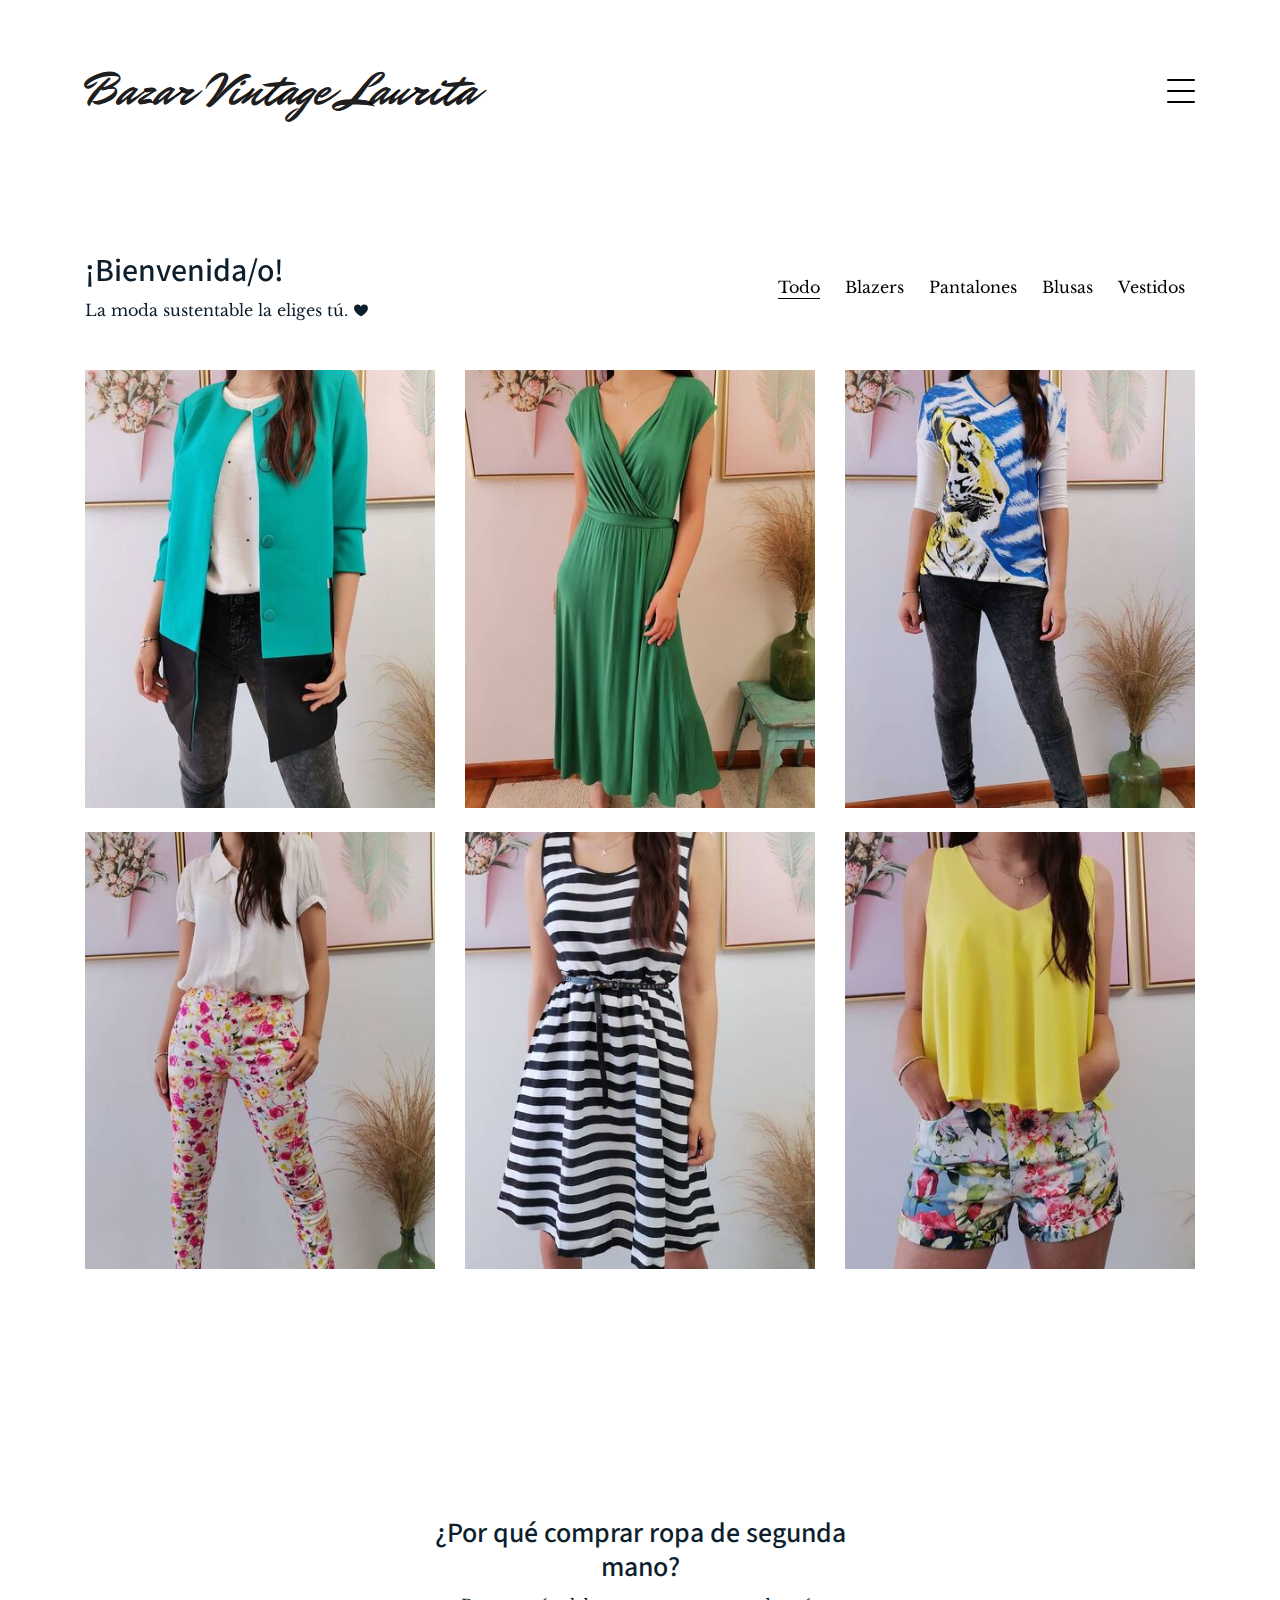
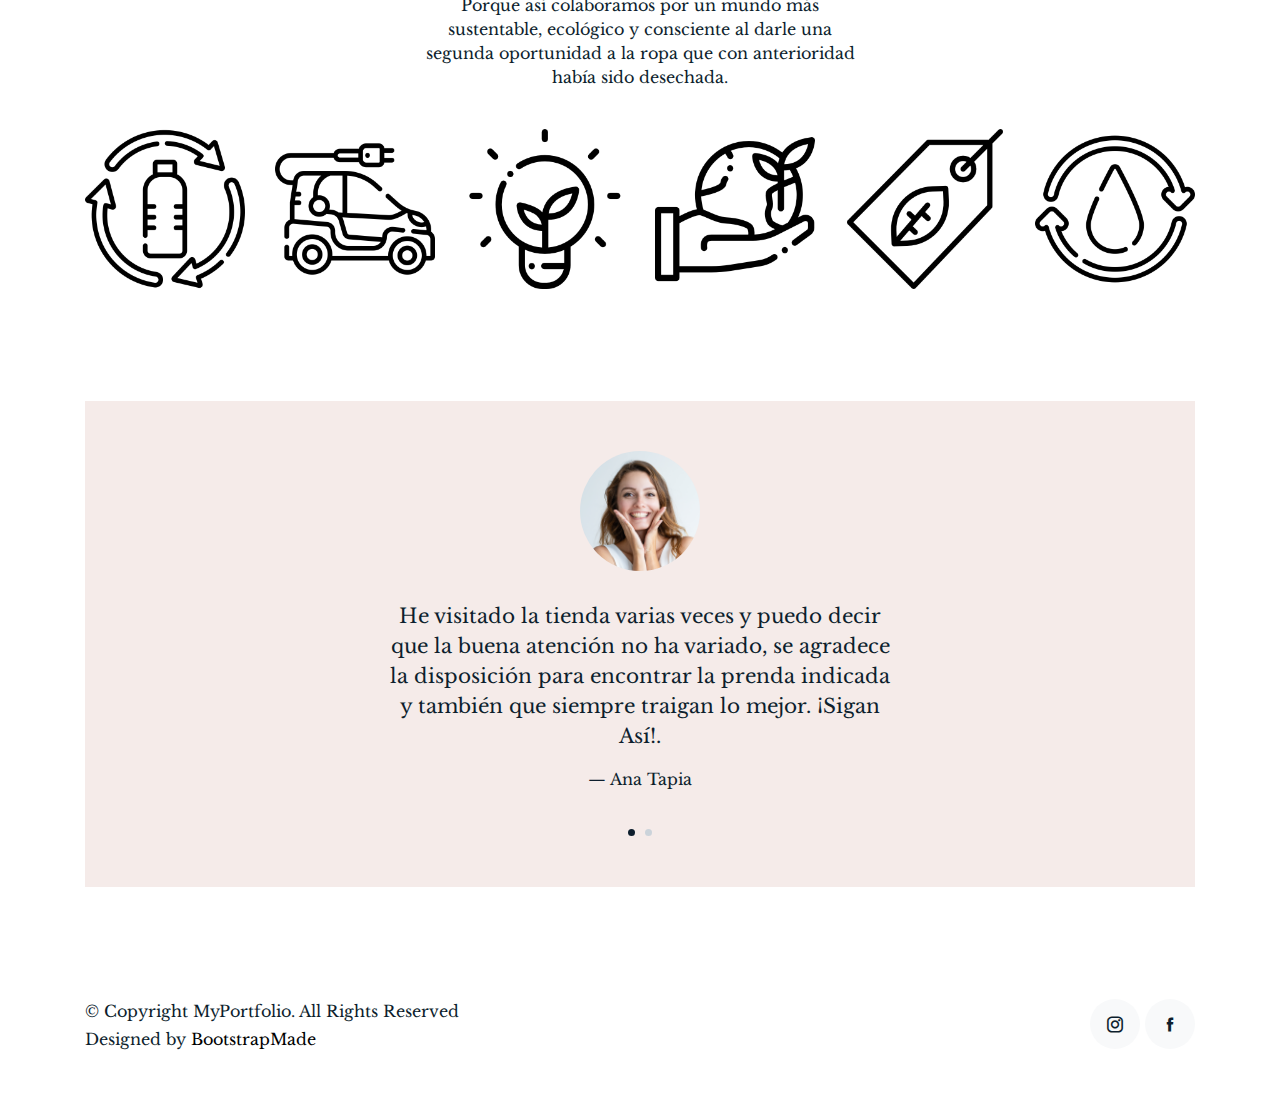
<file: index.html>
<!DOCTYPE html>
<html lang="es">

<head>
  <meta charset="utf-8">
  <title>Bazar Vintage Laurita-Inicio</title>
  <meta content="width=device-width, initial-scale=1.0" name="viewport">
  <meta content="" name="keywords">
  <meta content="" name="description">

  <!-- Favicons -->
  <link href="img/favicon.png" rel="icon">
  <link href="img/apple-touch-icon.png" rel="apple-touch-icon">

  <!-- Google Fonts -->
  <link href="https://fonts.googleapis.com/css2?family=Libre+Baskerville:wght@400;700&family=Mr+Dafoe&family=Source+Sans+Pro:wght@400;700&display=swap" rel="stylesheet">

  <!-- Bootstrap CSS File -->
  <link href="vendor/bootstrap/css/bootstrap.min.css" rel="stylesheet">

  <!-- Vendor CSS Files -->
  <link href="vendor/icofont/icofont.min.css" rel="stylesheet">
  <link href="vendor/line-awesome/css/line-awesome.min.css" rel="stylesheet">
  <link href="vendor/aos/aos.css" rel="stylesheet">
  <link href="vendor/owlcarousel/assets/owl.carousel.min.css" rel="stylesheet">

  <!-- Template Main CSS File -->
  <link href="css/style.css" rel="stylesheet">
</head>

<body>

  <div class="collapse navbar-collapse custom-navmenu" id="main-navbar">
    <div class="container py-2 py-md-5">
      <div class="row align-items-start">
        <div class="col-md-2">
          <ul class="custom-menu">
            <li class="active"><a href="index.html">Inicio</a></li>
            <li><a href="about.html">Sobre Nosotras</a></li>
            <li><a href="works.html">Productos</a></li>
          </ul>
        </div>
        <div class="col-md-6 d-none d-md-block  mr-auto">
          <div class="tweet d-flex">
            <span class="icofont-heart text-white mt-2 mr-3"></span>
            <div>
              <p><em>Bienvenida/o a Bazar Vintage Laurita, Retiros en tienda y envíos a todo Chile por Starken. Showroom por Instagram Lunes, Miércoles, Viernes y Sábado. ¡Te Esperamos!</em></p>
            </div>
          </div>
        </div>
        <div class="col-md-4 d-none d-md-block">
          <h3>Contáctanos</h3>
          <p>Lunes a Viernes </p>
          <p>10:00 - 19:00 hrs</p>
          <p>En Independencia 175, Local F, Illapel.</p>
          <p>
            <br>Facebook: <a href="https://www.facebook.com/bazarvintagelaurita/">@bazarvintagelaurita</a>
            <br>Instagram: <a href="https://www.instagram.com/bazar_vintage_laurita/">@bazar_vintage_laurita</a>
         </p>
        </div>
      </div>

    </div>
  </div>

  <nav class="navbar navbar-light custom-navbar">
    <div class="container">
      <a class="navbar-brand" href="index.html">Bazar Vintage Laurita</a>

      <a href="#" class="burger" data-toggle="collapse" data-target="#main-navbar">
        <span></span>
      </a>

    </div>
  </nav>

  <main id="main">

    <div class="site-section site-portfolio">
      <div class="container">
        <div class="row mb-5 align-items-center">
          <div class="col-md-12 col-lg-6 mb-4 mb-lg-0" data-aos="fade-up">
            <h2>¡Bienvenida/o!</h2>
            <p class="mb-0">La moda sustentable la eliges tú. <span class="icofont-heart"></span> </p>

          </div>
          <div class="col-md-12 col-lg-6 text-left text-lg-right" data-aos="fade-up" data-aos-delay="100">
            <div id="filters" class="filters">
              <a href="#" data-filter="*" class="active">Todo</a>
              <a href="#" data-filter=".web">Blazers</a>
              <a href="#" data-filter=".design">Pantalones</a>
              <a href="#" data-filter=".branding">Blusas</a>
              <a href="#" data-filter=".photography">Vestidos</a>
            </div>
          </div>
        </div>
        <div id="portfolio-grid" class="row no-gutter" data-aos="fade-up" data-aos-delay="200">
          <div class="item web col-sm-6 col-md-4 col-lg-4 mb-4">
            <a href="work-single.html" class="item-wrap fancybox">
              <div class="work-info">
                  <h3>Blusa Sin Mangas</h3>
                  <span>Blusas</span>
              </div>
              <img class="img-fluid" src="img/img_1.jpg">
            </a>
          </div>
          <div class="item photography col-sm-6 col-md-4 col-lg-4 mb-4">
            <a href="work-single.html" class="item-wrap fancybox">
              <div class="work-info">
                  <h3>Vestido Midi</h3>
                  <span>Vestidos</span>
              </div>
              <img class="img-fluid" src="img/img_2.jpg">
            </a>
          </div>
          <div class="item branding col-sm-6 col-md-4 col-lg-4 mb-4">
            <a href="work-single.html" class="item-wrap fancybox">
              <div class="work-info">
                  <h3>Blusa Estampado</h3>
                  <span>Blusas</span>
              </div>
              <img class="img-fluid" src="img/img_3.jpg">
            </a>
          </div>
          <div class="item design col-sm-6 col-md-4 col-lg-4 mb-4">
            <a href="work-single.html" class="item-wrap fancybox">
              <div class="work-info">
                  <h3>Pantalón Estampado</h3>
                  <span>Pantalones</span>
              </div>
              <img class="img-fluid" src="img/img_4.jpg">
            </a>
          </div>
          <div class="item photography col-sm-6 col-md-4 col-lg-4 mb-4">
            <a href="work-single.html" class="item-wrap fancybox">
              <div class="work-info">
                  <h3>Vestido Rayas</h3>
                  <span>Vestidos</span>
              </div>
              <img class="img-fluid" src="img/img_5.jpg">
            </a>
          </div>
          <div class="item branding col-sm-6 col-md-4 col-lg-4 mb-4">
            <a href="work-single.html" class="item-wrap fancybox">
              <div class="work-info">
                  <h3>Blusa Sin Mangas</h3>
                  <span>Blusas</span>
              </div>
              <img class="img-fluid" src="img/img_6.jpg">
            </a>
          </div>
        </div>
      </div>
    </div>
<div class="site-section">
      <div class="container">
        <div class="row justify-content-center text-center mb-4">
          <div class="col-5">
            <h3 class="h3 heading">¿Por qué comprar ropa de segunda mano?</h3>
            <p>Porque así colaboramos por un mundo más sustentable, ecológico y consciente al darle una segunda oportunidad a la ropa que con anterioridad había sido desechada.</p>
          </div>
        
        </div>
        <div class="row">
          <div class="col-4 col-sm-4 col-md-2">
            <a href="#" class="client-logo"><img src="img/recycle.png" alt="Image" class="img-fluid"></a>
          </div>
          <div class="col-4 col-sm-4 col-md-2">
            <a href="#" class="client-logo"><img src="img/electric-car.png" alt="Image" class="img-fluid"></a>
          </div>
          <div class="col-4 col-sm-4 col-md-2">
            <a href="#" class="client-logo"><img src="img/bulb.png" alt="Image" class="img-fluid"></a>
          </div>
          <div class="col-4 col-sm-4 col-md-2">
            <a href="#" class="client-logo"><img src="img/save.png" alt="Image" class="img-fluid"></a>
          </div>
          <div class="col-4 col-sm-4 col-md-2">
            <a href="#" class="client-logo"><img src="img/recyclable.png" alt="Image" class="img-fluid"></a>
          </div>
          <div class="col-4 col-sm-4 col-md-2">
            <a href="#" class="client-logo"><img src="img/water.png" alt="Image" class="img-fluid"></a>
          </div>

        </div>
      </div>
    </div>

<div class="site-section pt-0">
      <div class="container">

        <div class="owl-carousel testimonial-carousel">

          <div class="testimonial-wrap">
            <div class="testimonial">
              <img src="img/person_1.jpg" alt="Image" class="img-fluid">
              <blockquote>
                <p> He visitado la tienda varias veces y puedo decir que la buena atención no ha variado, se agradece la disposición para encontrar la prenda indicada y también que siempre traigan lo mejor. ¡Sigan Así!.</p>
                </blockquote>
                <p>&mdash; Ana Tapia</p>
            </div>
          </div>

          <div class="testimonial-wrap">
            <div class="testimonial">
              <img src="img/person_3.jpg" alt="Image" class="img-fluid">
              <blockquote>
                <p>Pertenezco a la segunda región, A pesar de la distancia, mi experiencia de compra ha sido buenísima. Las prendas son de muy buena calidad y precio. 100% confiable.</p>
                </blockquote>
                <p>&mdash; Sandra Zepeda</p>

            </div>
          </div>

        </div>

      </div>
    </div>
  </main>
  <footer class="footer" role="contentinfo">
    <div class="container">
      <div class="row">
        <div class="col-sm-6">
          <p class="mb-1">&copy; Copyright MyPortfolio. All Rights Reserved</p>
          <div class="credits">
            <!--
              All the links in the footer should remain intact.
              You can delete the links only if you purchased the pro version.
              Licensing information: https://bootstrapmade.com/license/
              Purchase the pro version with working PHP/AJAX contact form: https://bootstrapmade.com/buy/?theme=MyPortfolio
            -->
            Designed by <a href="https://bootstrapmade.com/">BootstrapMade</a>
          </div>
        </div>
        <div class="col-sm-6 social text-md-right">
          <a href="https://www.instagram.com/bazar_vintage_laurita/"><span class="icofont-instagram"></span></a>
          <a href="https://www.facebook.com/bazarvintagelaurita/"><span class="icofont-facebook"></span></a>
          
          
        </div>
      </div>
    </div>
  </footer>

  <!-- Vendor JS Files -->
  <script src="vendor/jquery/jquery.min.js"></script>
  <script src="vendor/jquery/jquery-migrate.min.js"></script>
  <script src="vendor/bootstrap/js/bootstrap.min.js"></script>
  <script src="vendor/easing/easing.min.js"></script>
  <script src="vendor/php-email-form/validate.js"></script>
  <script src="vendor/isotope/isotope.pkgd.min.js"></script>
  <script src="vendor/aos/aos.js"></script>
  <script src="vendor/owlcarousel/owl.carousel.min.js"></script>

  <!-- Template Main JS File -->
  <script src="js/main.js"></script>

</body>

</html>
</file>
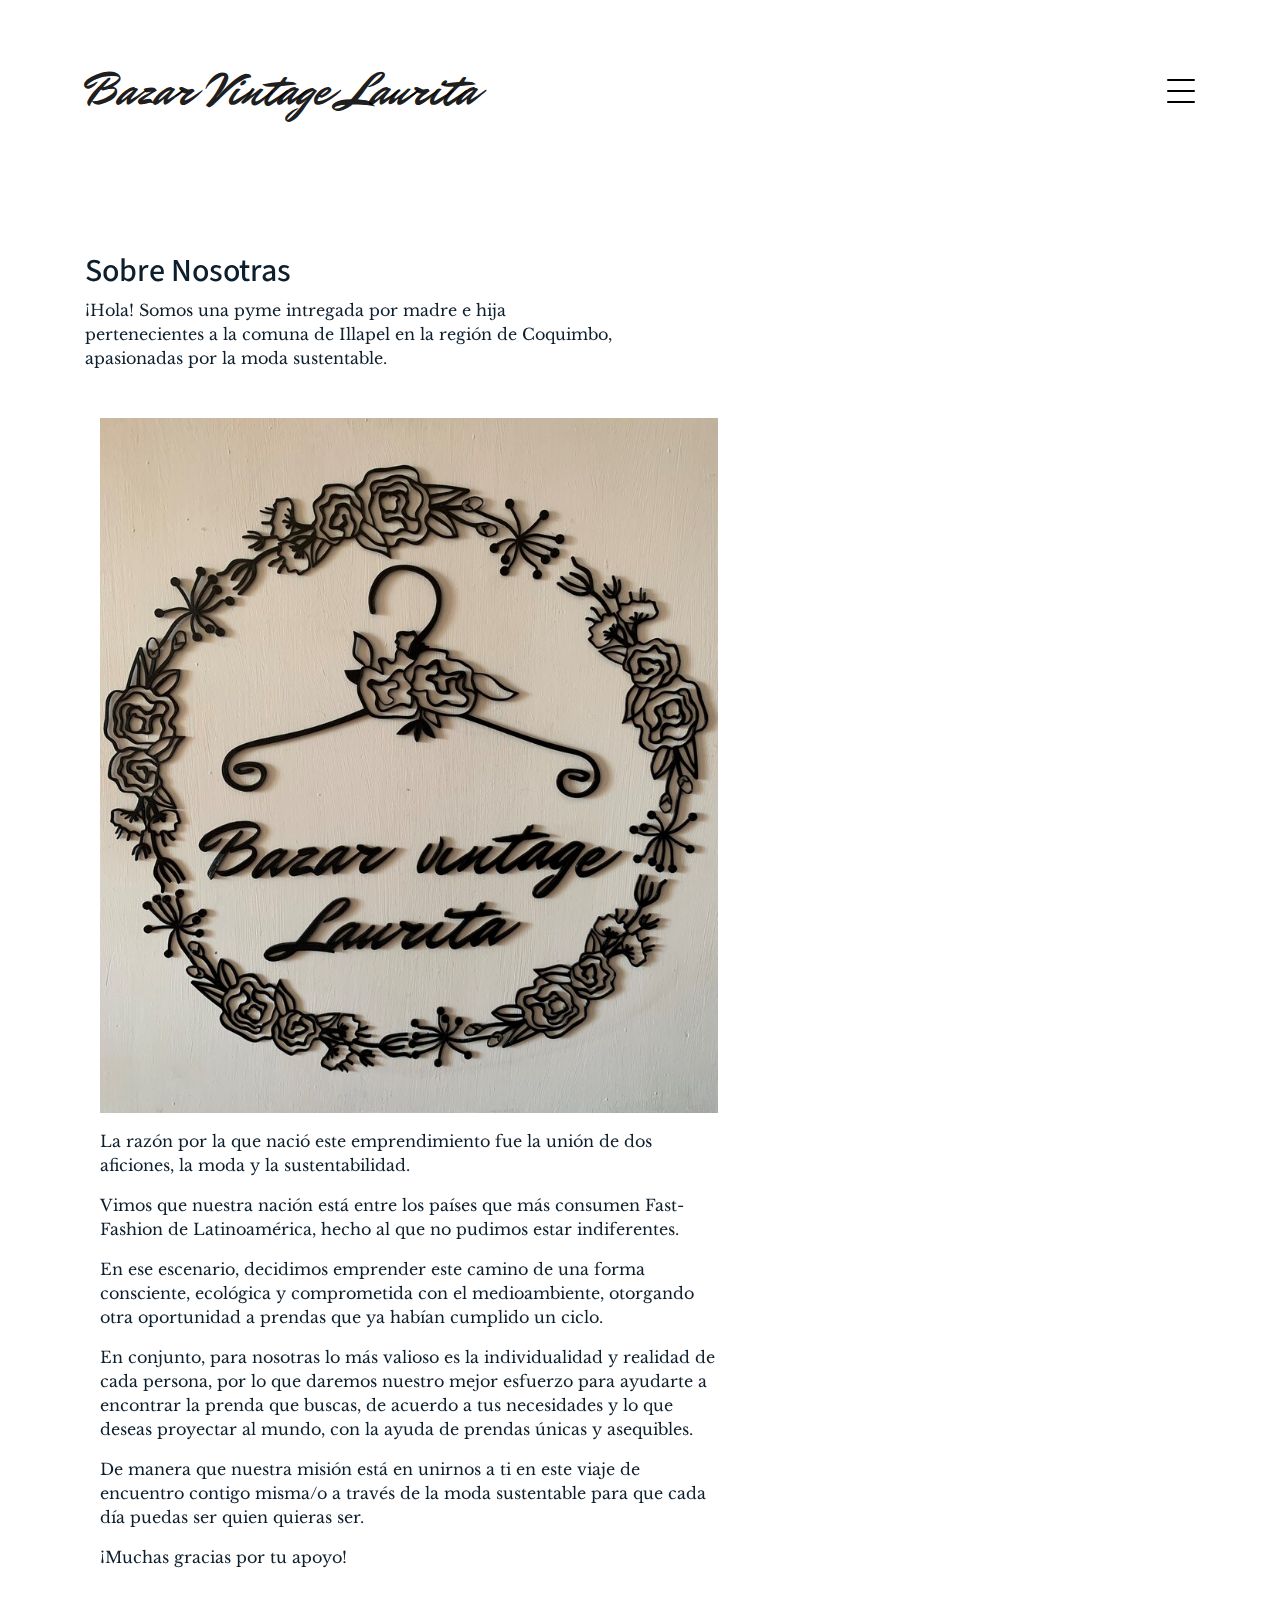
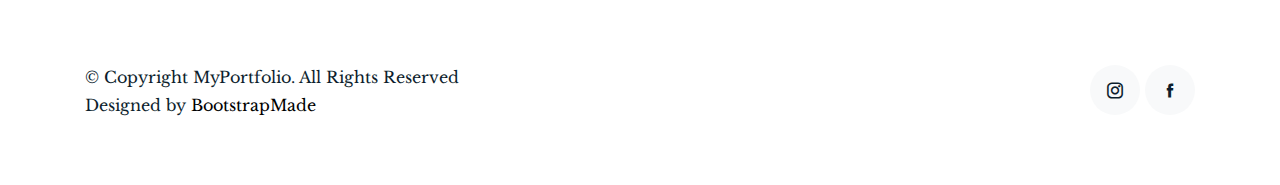
<file: about.html>
<!DOCTYPE html>
<html lang="es">

<head>
  <meta charset="utf-8">
  <title>Bazar Vintage Laurita-Sobre Nosotras</title>
  <meta content="width=device-width, initial-scale=1.0" name="viewport">
  <meta content="" name="keywords">
  <meta content="" name="description">

  <!-- Favicons -->
  <link href="img/favicon.png" rel="icon">
  <link href="img/apple-touch-icon.png" rel="apple-touch-icon">

  <!-- Google Fonts -->
  <link href="https://fonts.googleapis.com/css2?family=Libre+Baskerville:wght@400;700&family=Mr+Dafoe&family=Source+Sans+Pro:wght@400;700&display=swap" rel="stylesheet">

  <!-- Bootstrap CSS File -->
  <link href="vendor/bootstrap/css/bootstrap.min.css" rel="stylesheet">

  <!-- Vendor CSS Files -->
  <link href="vendor/icofont/icofont.min.css" rel="stylesheet">
  <link href="vendor/line-awesome/css/line-awesome.min.css" rel="stylesheet">
  <link href="vendor/aos/aos.css" rel="stylesheet">
  <link href="vendor/owlcarousel/assets/owl.carousel.min.css" rel="stylesheet">

  <!-- Template Main CSS File -->
  <link href="css/style.css" rel="stylesheet">

</head>

<body>


  <div class="collapse navbar-collapse custom-navmenu" id="main-navbar">
    <div class="container py-2 py-md-5">
      <div class="row align-items-start">
        <div class="col-md-2">
          <ul class="custom-menu">
            <li><a href="index.html">Inicio</a></li>
            <li class="active"><a href="about.html">Sobre Nosotros</a></li>
            <li><a href="works.html">Productos</a></li>
          </ul>
        </div>
        <div class="col-md-6 d-none d-md-block  mr-auto">
          <div class="tweet d-flex">
            <span class="icofont-heart text-white mt-2 mr-3"></span>
            <div>
              <p><em>Bienvenida/o a Bazar Vintage Laurita, Retiros en tienda y envíos a todo Chile por Starken. Showroom por Instagram Lunes, Miércoles, Viernes y Sábado. ¡Te Esperamos!</em></p>
            </div>
          </div>
        </div>
        <div class="col-md-4 d-none d-md-block">
          <h3>Contáctanos</h3>
          <p>Lunes a Viernes </p>
          <p>10:00 - 19:00 hrs</p>
          <p>En Independencia 175, Local F, Illapel.</p>
          <p>
            <br>Facebook: <a href="https://www.facebook.com/bazarvintagelaurita/">@bazarvintagelaurita</a>
            <br>Instagram: <a href="https://www.instagram.com/bazar_vintage_laurita/">@bazar_vintage_laurita</a>
         </p>
        </div>
      </div>

    </div>
  </div>

  <nav class="navbar navbar-light custom-navbar">
    <div class="container">
      <a class="navbar-brand" href="index.html">Bazar Vintage Laurita</a>

      <a href="#" class="burger" data-toggle="collapse" data-target="#main-navbar">
        <span></span>
      </a>

    </div>
  </nav>



  <main id="main">

    <div class="site-section pb-0 site-portfolio">
      <div class="container">
        <div class="row mb-5 align-items-end">
          <div class="col-md-6" data-aos="fade-up">

            <h2>Sobre Nosotras</h2>
            <p class="mb-0">¡Hola! Somos una pyme intregada por madre e hija pertenecientes a la comuna de Illapel en la región de Coquimbo, apasionadas por la moda sustentable.</p>
          </div>

        </div>




          <div class="col-md-7 mb-5 mb-md-0" data-aos="fade-up">
            <p><img src="img/Logo_tienda.jpg" alt="Image" class="img-fluid"></p>
            <p>La razón por la que nació este emprendimiento fue la unión de dos aficiones, la moda y la sustentabilidad.</p>
            <p> Vimos que nuestra nación está entre los países que más consumen Fast-Fashion de Latinoamérica, hecho al que no pudimos estar indiferentes.</p>
            <p>En ese escenario, decidimos emprender este camino de una forma consciente, ecológica y comprometida con el medioambiente, otorgando otra oportunidad a prendas que ya habían cumplido un ciclo.</p>
            <p>En conjunto, para nosotras lo más valioso es la individualidad y realidad de cada persona, por lo que daremos nuestro mejor esfuerzo para ayudarte a encontrar la prenda que buscas, de acuerdo a tus necesidades y lo que deseas proyectar al mundo, con la ayuda de prendas únicas y asequibles.</p>
            <p>De manera que nuestra misión está en unirnos a ti en este viaje de encuentro contigo misma/o a través de la moda sustentable para que cada día puedas ser quien quieras ser. </p>
            <p>¡Muchas gracias por tu apoyo!</p>
          </div>

        </div>

      </div>
    </div>

  </main>
  <footer class="footer mt-5 pt-5" role="contentinfo">
    <div class="container">
      <div class="row">
        <div class="col-sm-6">
          <p class="mb-1">&copy; Copyright MyPortfolio. All Rights Reserved</p>
          <div class="credits">
            <!--
              All the links in the footer should remain intact.
              You can delete the links only if you purchased the pro version.
              Licensing information: https://bootstrapmade.com/license/
              Purchase the pro version with working PHP/AJAX contact form: https://bootstrapmade.com/buy/?theme=MyPortfolio
            -->
            Designed by <a href="https://bootstrapmade.com/">BootstrapMade</a>
          </div>
        </div>
        <div class="col-sm-6 social text-md-right">
          <a href="https://www.instagram.com/bazar_vintage_laurita/"><span class="icofont-instagram"></span></a>
          <a href="https://www.facebook.com/bazarvintagelaurita/"><span class="icofont-facebook"></span></a>
        </div>
      </div>
    </div>
  </footer>

  <!-- Vendor JS Files -->
  <script src="vendor/jquery/jquery.min.js"></script>
  <script src="vendor/jquery/jquery-migrate.min.js"></script>
  <script src="vendor/bootstrap/js/bootstrap.min.js"></script>
  <script src="vendor/easing/easing.min.js"></script>
  <script src="vendor/php-email-form/validate.js"></script>
  <script src="vendor/isotope/isotope.pkgd.min.js"></script>
  <script src="vendor/aos/aos.js"></script>
  <script src="vendor/owlcarousel/owl.carousel.min.js"></script>

  <!-- Template Main JS File -->
  <script src="js/main.js"></script>

</body>

</html>
</file>
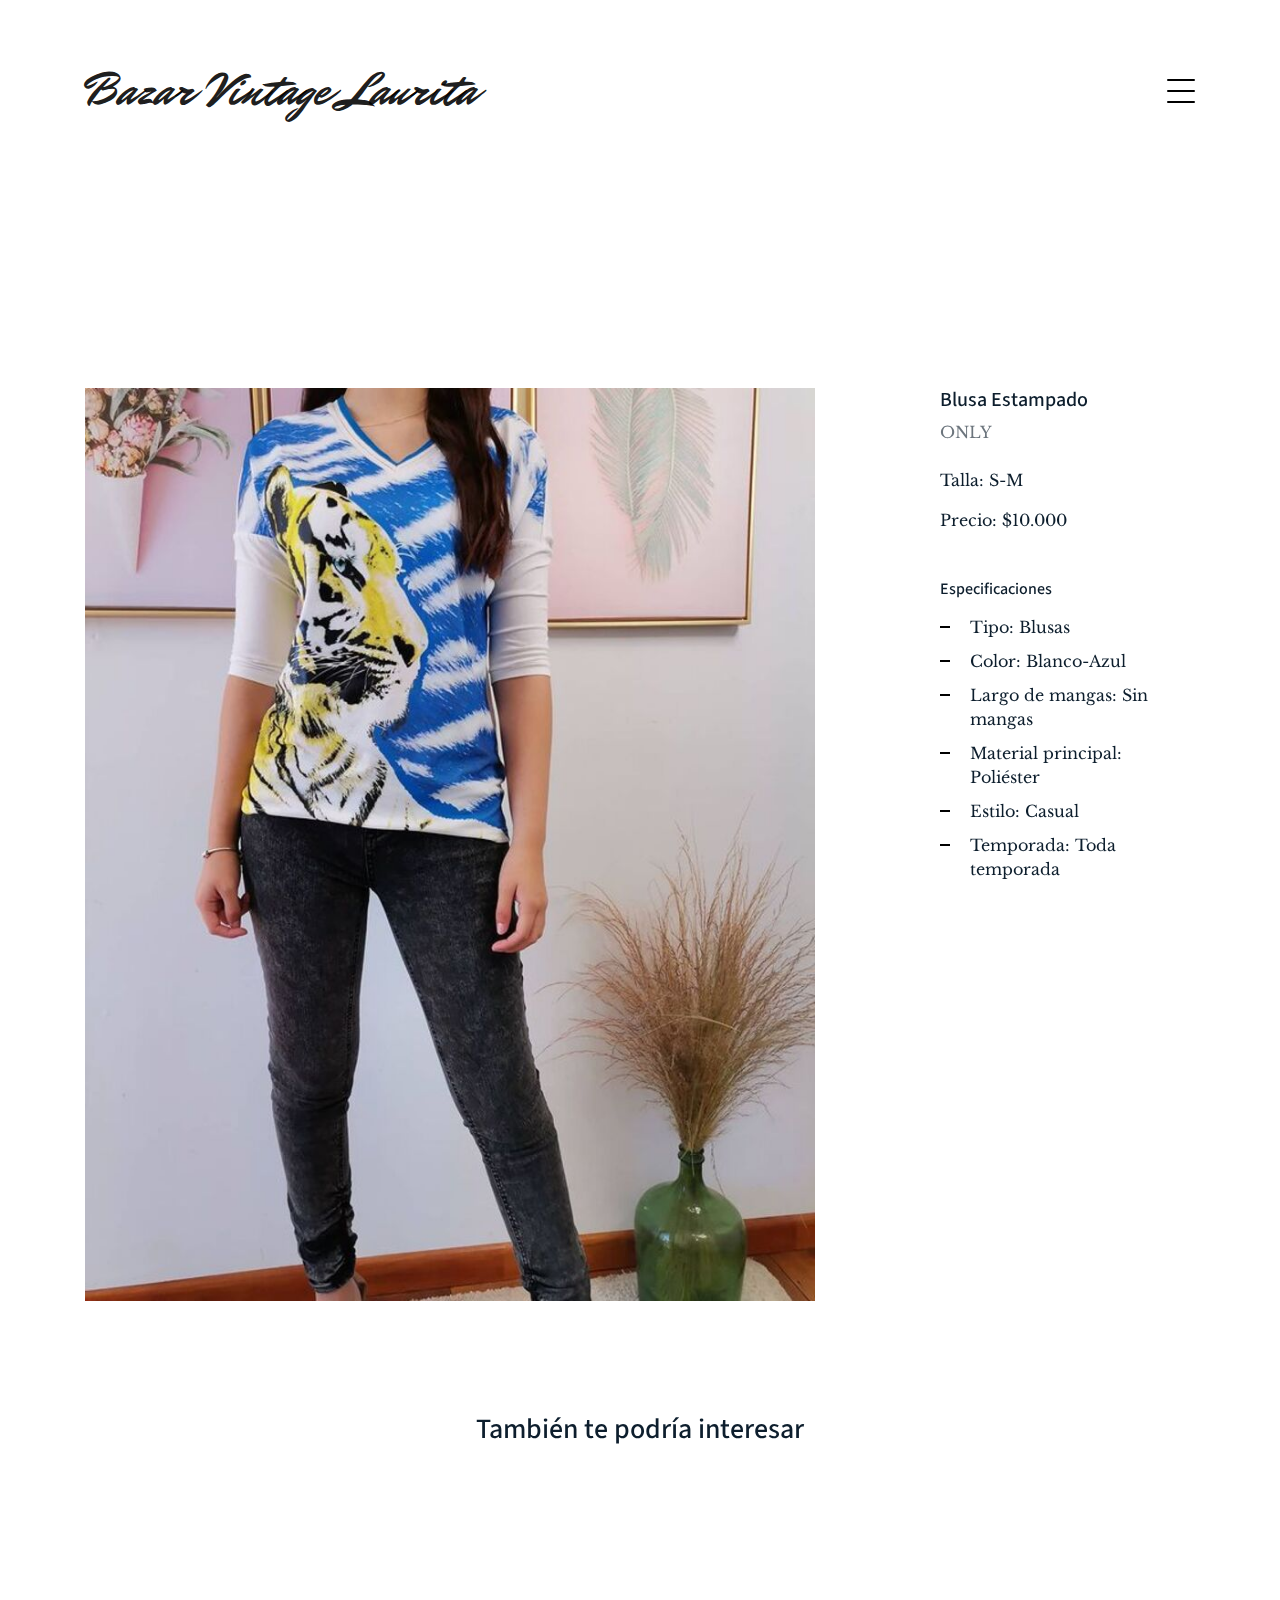
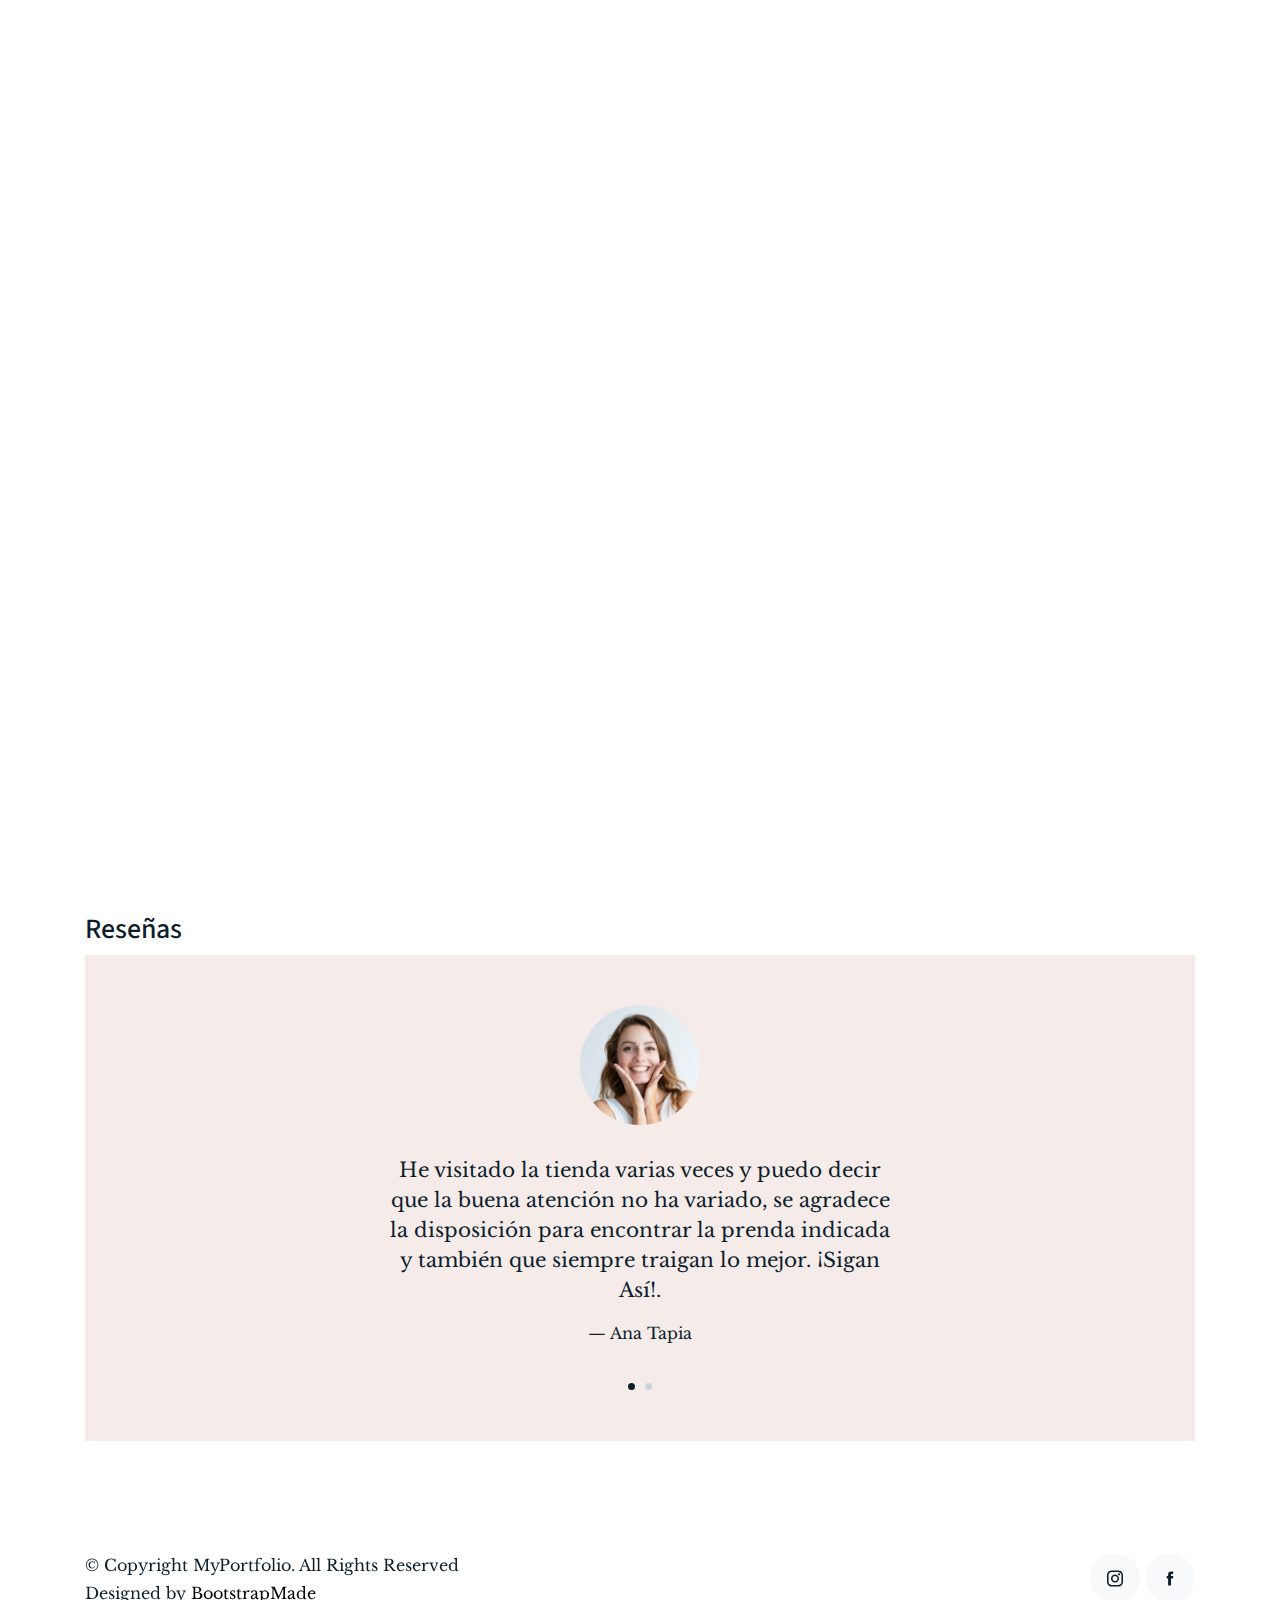
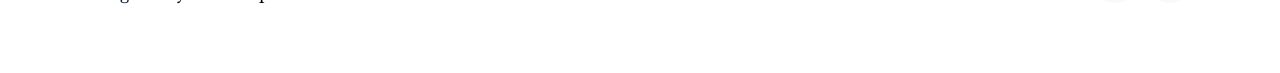
<file: blusa-estampado.html>
<!DOCTYPE html>
<html lang="es">

<head>
  <meta charset="utf-8">
  <title>Bazar Vintage Laurita-Blusa Estampado</title>
  <meta content="width=device-width, initial-scale=1.0" name="viewport">
  <meta content="" name="keywords">
  <meta content="" name="description">

  <!-- Favicons -->
  <link href="img/favicon.png" rel="icon">
  <link href="img/apple-touch-icon.png" rel="apple-touch-icon">

  <!-- Google Fonts -->
  <link href="https://fonts.googleapis.com/css2?family=Libre+Baskerville:wght@400;700&family=Mr+Dafoe&family=Source+Sans+Pro:wght@400;700&display=swap" rel="stylesheet">

  <!-- Bootstrap CSS File -->
  <link href="vendor/bootstrap/css/bootstrap.min.css" rel="stylesheet">

  <!-- Vendor CSS Files -->
  <link href="vendor/icofont/icofont.min.css" rel="stylesheet">
  <link href="vendor/line-awesome/css/line-awesome.min.css" rel="stylesheet">
  <link href="vendor/aos/aos.css" rel="stylesheet">
  <link href="vendor/owlcarousel/assets/owl.carousel.min.css" rel="stylesheet">

  <!-- Template Main CSS File -->
  <link href="css/style.css" rel="stylesheet">
</head>

<body>


  <div class="collapse navbar-collapse custom-navmenu" id="main-navbar">
    <div class="container py-2 py-md-5">
      <div class="row align-items-start">
        <div class="col-md-2">
          <ul class="custom-menu">
            <li><a href="index.html">Inicio</a></li>
            <li><a href="about.html">Sobre Nosotras</a></li>
            <li class="active"><a href="works.html">Productos</a></li>
          </ul>
        </div>
        <div class="col-md-6 d-none d-md-block  mr-auto">
          <div class="tweet d-flex">
            <span class="icofont-heart text-white mt-2 mr-3"></span>
            <div>
              <p><em>Bienvenida/o a Bazar Vintage Laurita, Retiros en tienda y envíos a todo Chile por Starken. Showroom por Instagram Lunes, Miércoles, Viernes y Sábado. ¡Te Esperamos!</em></p>
            </div>
          </div>
        </div>
        <div class="col-md-4 d-none d-md-block">
          <h3>Contáctanos</h3>
          <p>Lunes a Viernes </p>
          <p>10:00 - 19:00 hrs</p>
          <p>En Independencia 175, Local F, Illapel.</p>
          <p>
            <br>Facebook: <a href="https://www.facebook.com/bazarvintagelaurita/">@bazarvintagelaurita</a>
            <br>Instagram: <a href="https://www.instagram.com/bazar_vintage_laurita/">@bazar_vintage_laurita</a>
         </p>
        </div>
      </div>

    </div>
  </div>

  <nav class="navbar navbar-light custom-navbar">
    <div class="container">
      <a class="navbar-brand" href="index.html">Bazar Vintage Laurita</a>

      <a href="#" class="burger" data-toggle="collapse" data-target="#main-navbar">
        <span></span>
      </a>

    </div>
  </nav>



  <main id="main">

    <div class="site-section">
      <div class="container">
        <div class="row mb-4 align-items-center">
          <div class="col-md-6" data-aos="fade-up">

          </div>


        </div>
      </div>

      <div class="site-section pb-0">
        <div class="container">
          <div class="row align-items-stretch">
            <div class="col-md-8" data-aos="fade-up">
              <img src="img/img_3_big.jpg" alt="Image" class="img-fluid">
            </div>
            <div class="col-md-3 ml-auto" data-aos="fade-up" data-aos-delay="100">
              <div class="sticky-content">
                <h3 class="h3">Blusa Estampado</h3>
                <p class="mb-4"><span class="text-muted">ONLY</span></p>

                <div class="mb-5">
                  <p>Talla: S-M</p>
                  <p>Precio: $10.000</p>

                </div>


                <h4 class="h4 mb-3">Especificaciones</h4>
                <ul class="list-unstyled list-line mb-5">
                  <li>Tipo: Blusas</li>
                  <li>Color: Blanco-Azul</li>
                  <li>Largo de mangas: Sin mangas</li>
                  <li>Material principal: Poliéster</li>
                  <li>Estilo: Casual</li>
                  <li>Temporada: Toda temporada</li>
                </ul>
              </div>
            </div>
          </div>
        </div>
      </div>


      <div class="site-section pb-0">
        <div class="container">
          <div class="row justify-content-center text-center mb-4">
            <div class="col-5">
              <h3 class="h3 heading">También te podría interesar</h3>
            </div>
          </div>

          <div class="row" data-aos="fade-up" data-aos-delay="200">
            <div class="item web col-sm-6 col-md-4 col-lg-4 mb-4">
              <a href="work-single.html" class="item-wrap fancybox">
                <div class="work-info">
                  <h3>Maxi Blazer</h3>
                  <span>Blazers</span>
                </div>
                <img class="img-fluid" src="img/img_1.jpg">
              </a>
            </div>
            <div class="item photography col-sm-6 col-md-4 col-lg-4 mb-4">
              <a href="vestido-midi.html" class="item-wrap fancybox">
                <div class="work-info">
                  <h3>Vestido Midi</h3>
                  <span>Vestidos</span>
                </div>
                <img class="img-fluid" src="img/img_2.jpg">
              </a>
            </div>
            <div class="item branding col-sm-6 col-md-4 col-lg-4 mb-4">
              <a href="blusa-estampado.html" class="item-wrap fancybox">
                <div class="work-info">
                  <h3>Blusa Estampado</h3>
                  <span>Blusas</span>
                </div>
                <img class="img-fluid" src="img/img_3.jpg">
              </a>
            </div>
            <div class="item design col-sm-6 col-md-4 col-lg-4 mb-4">
              <a href="pantalon-estampado.html" class="item-wrap fancybox">
                <div class="work-info">
                  <h3>Pantalón Estampado</h3>
                  <span>Pantalones</span>
                </div>
                <img class="img-fluid" src="img/img_4.jpg">
              </a>
            </div>
            <div class="item photography col-sm-6 col-md-4 col-lg-4 mb-4">
              <a href="vestido-rayas.html" class="item-wrap fancybox">
                <div class="work-info">
                  <h3>Vestido Rayas</h3>
                  <span>Vestidos</span>
                </div>
                <img class="img-fluid" src="img/img_5.jpg">
              </a>
            </div>
            <div class="item branding col-sm-6 col-md-4 col-lg-4 mb-4">
              <a href="blusa-sin-mangas.html" class="item-wrap fancybox">
                <div class="work-info">
                  <h3>Blusa Sin Mangas</h3>
                  <span>Blusas</span>
                </div>
                <img class="img-fluid" src="img/img_6.jpg">
              </a>
            </div>
          </div>
        </div>
      </div>



      <div class="site-section pb-0">
        <div class="container">
           <h3 class="h3 heading">Reseñas</h3>

          <div class="owl-carousel testimonial-carousel">

            <div class="testimonial-wrap">
              <div class="testimonial">
                <img src="img/person_1.jpg" alt="Image" class="img-fluid">
                <blockquote>
                  <p> He visitado la tienda varias veces y puedo decir que la buena atención no ha variado, se agradece la disposición para encontrar la prenda indicada y también que siempre traigan lo mejor. ¡Sigan Así!.</p>
                </blockquote>
                <p>&mdash; Ana Tapia</p>
              </div>
            </div>

            <div class="testimonial-wrap">
              <div class="testimonial">
                <img src="img/person_3.jpg" alt="Image" class="img-fluid">
                <blockquote>
                  <p>Pertenezco a la segunda región, A pesar de la distancia, mi experiencia de compra ha sido buenísima. Las prendas son de muy buena calidad y precio. 100% confiable</p>
                </blockquote>
                <p>&mdash; Sandra Zepeda</p>
              </div>
            </div>

          </div>

        </div>
      </div>
  </main>
  
  <footer class="footer" role="contentinfo">
    <div class="container">
      <div class="row">
        <div class="col-sm-6">
          <p class="mb-1">&copy; Copyright MyPortfolio. All Rights Reserved</p>
          <div class="credits">
            <!--
              All the links in the footer should remain intact.
              You can delete the links only if you purchased the pro version.
              Licensing information: https://bootstrapmade.com/license/
              Purchase the pro version with working PHP/AJAX contact form: https://bootstrapmade.com/buy/?theme=MyPortfolio
            -->
            Designed by <a href="https://bootstrapmade.com/">BootstrapMade</a>
          </div>
        </div>
        <div class="col-sm-6 social text-md-right">
          <a href="https://www.instagram.com/bazar_vintage_laurita/"><span class="icofont-instagram"></span></a>
          <a href="https://www.facebook.com/bazarvintagelaurita/"><span class="icofont-facebook"></span></a>
        </div>
      </div>
    </div>
  </footer>

  <!-- Vendor JS Files -->
  <script src="vendor/jquery/jquery.min.js"></script>
  <script src="vendor/jquery/jquery-migrate.min.js"></script>
  <script src="vendor/bootstrap/js/bootstrap.min.js"></script>
  <script src="vendor/easing/easing.min.js"></script>
  <script src="vendor/php-email-form/validate.js"></script>
  <script src="vendor/isotope/isotope.pkgd.min.js"></script>
  <script src="vendor/aos/aos.js"></script>
  <script src="vendor/owlcarousel/owl.carousel.min.js"></script>

  <!-- Template Main JS File -->
  <script src="js/main.js"></script>

</body>

</html>
</file>
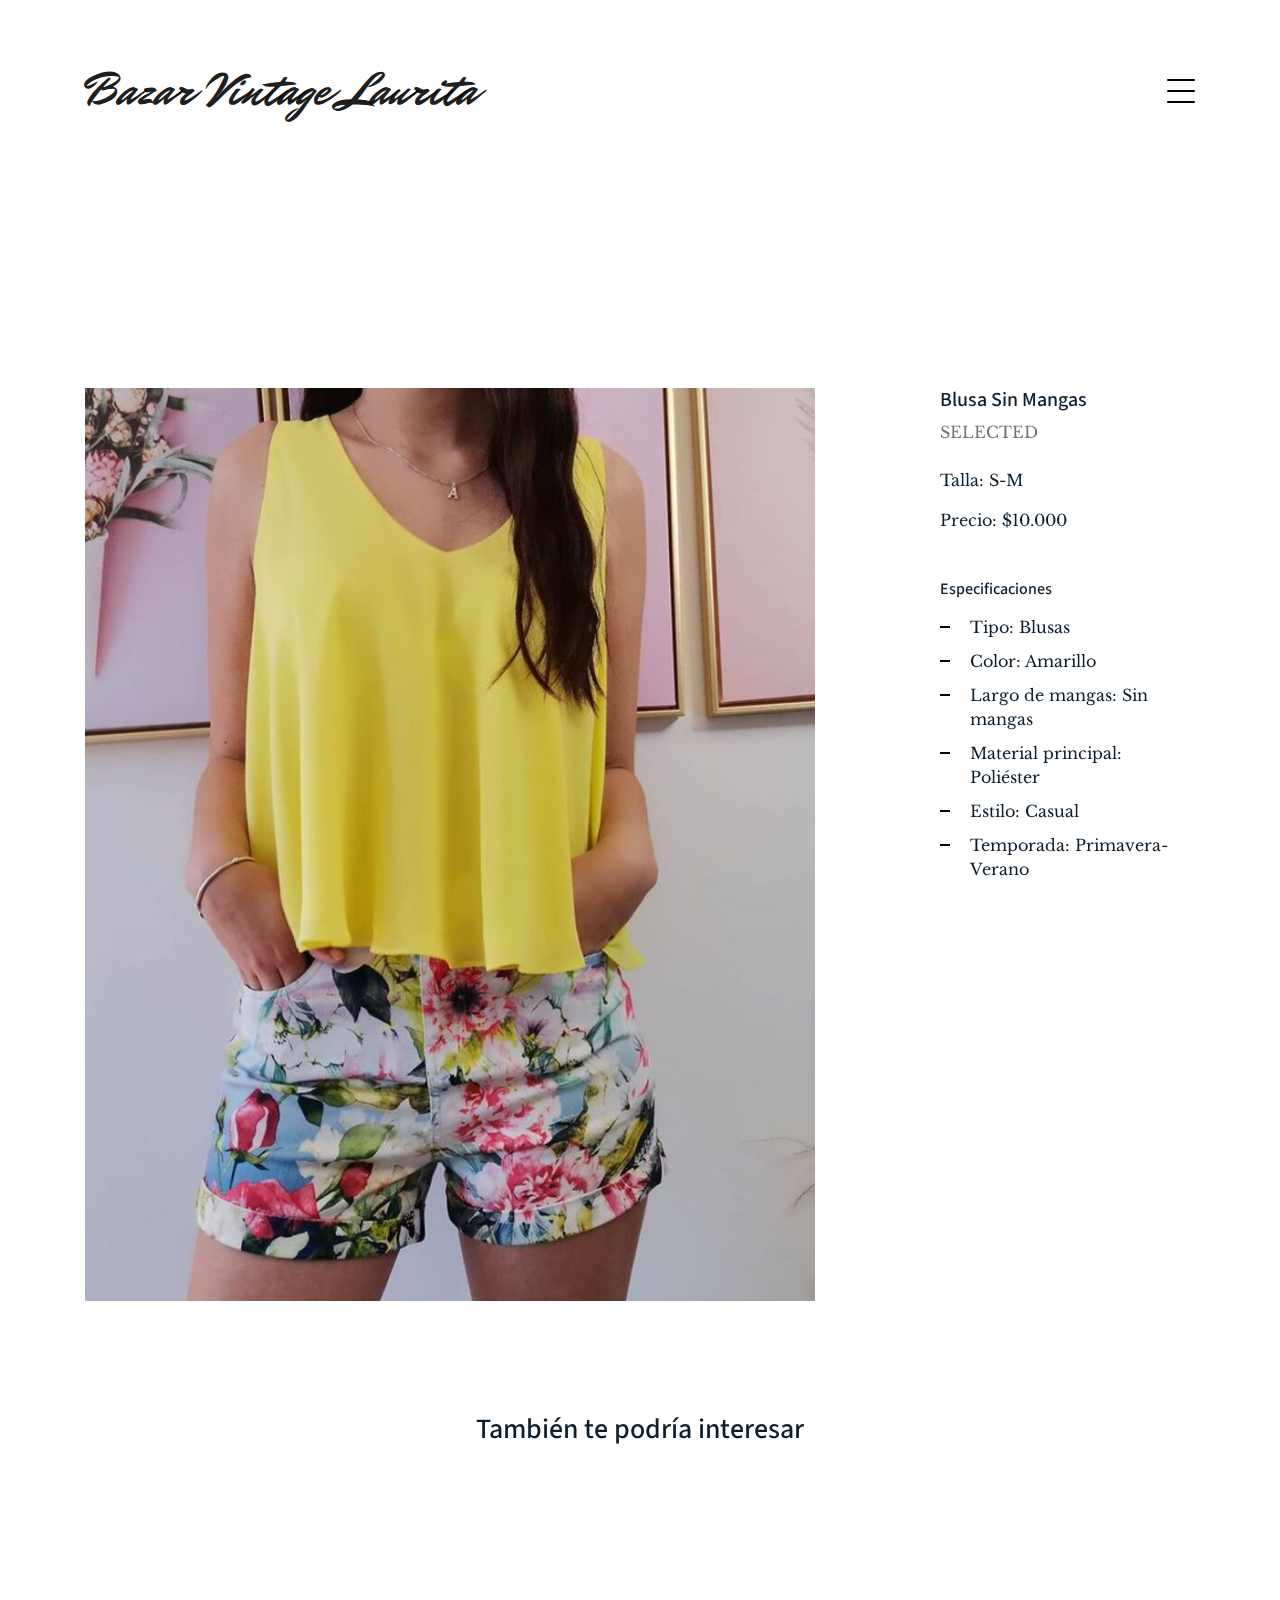
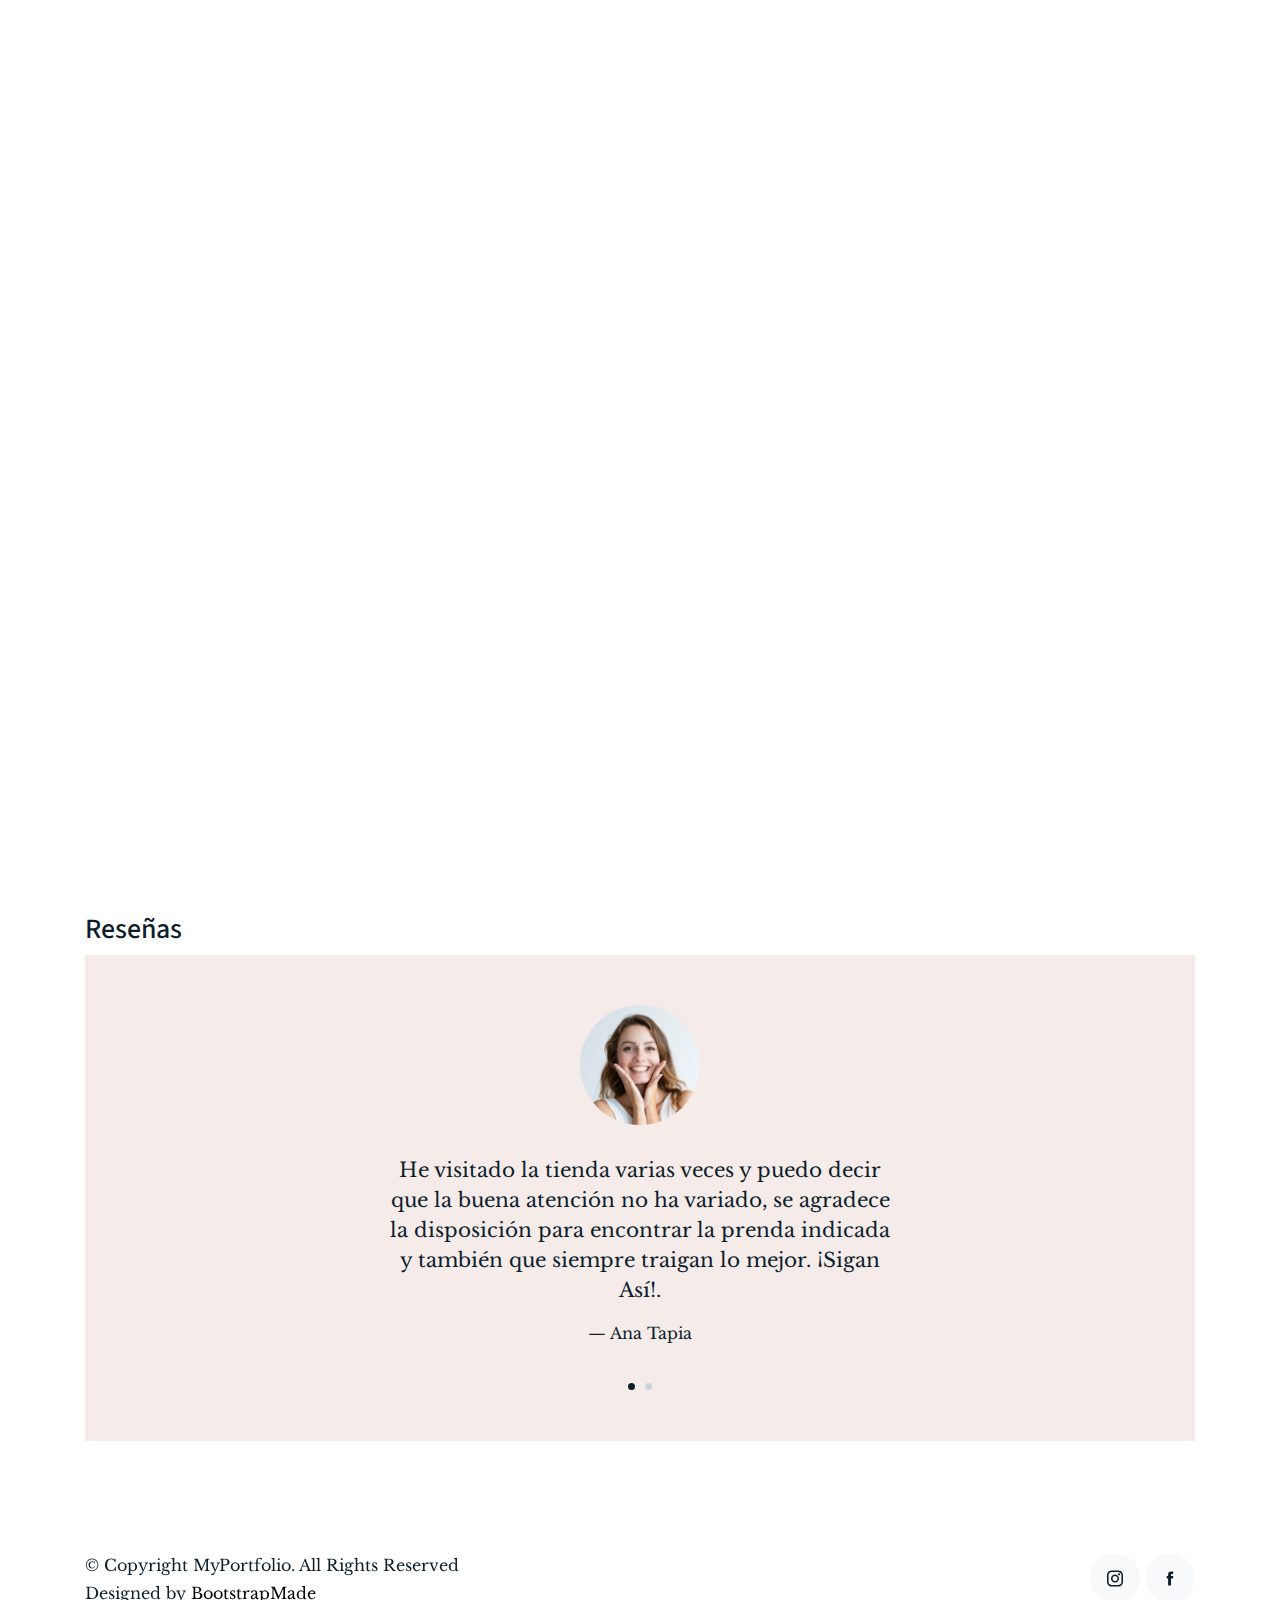
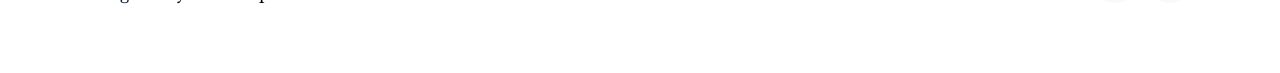
<file: blusa-sin-mangas.html>
<!DOCTYPE html>
<html lang="es">

<head>
  <meta charset="utf-8">
  <title>Bazar Vintage Laurita-Blusa Sin Mangas</title>
  <meta content="width=device-width, initial-scale=1.0" name="viewport">
  <meta content="" name="keywords">
  <meta content="" name="description">

  <!-- Favicons -->
  <link href="img/favicon.png" rel="icon">
  <link href="img/apple-touch-icon.png" rel="apple-touch-icon">

  <!-- Google Fonts -->
  <link href="https://fonts.googleapis.com/css2?family=Libre+Baskerville:wght@400;700&family=Mr+Dafoe&family=Source+Sans+Pro:wght@400;700&display=swap" rel="stylesheet">  
  <!-- Bootstrap CSS File -->
  <link href="vendor/bootstrap/css/bootstrap.min.css" rel="stylesheet">

  <!-- Vendor CSS Files -->
  <link href="vendor/icofont/icofont.min.css" rel="stylesheet">
  <link href="vendor/line-awesome/css/line-awesome.min.css" rel="stylesheet">
  <link href="vendor/aos/aos.css" rel="stylesheet">
  <link href="vendor/owlcarousel/assets/owl.carousel.min.css" rel="stylesheet">

  <!-- Template Main CSS File -->
  <link href="css/style.css" rel="stylesheet">
</head>

<body>


  <div class="collapse navbar-collapse custom-navmenu" id="main-navbar">
    <div class="container py-2 py-md-5">
      <div class="row align-items-start">
        <div class="col-md-2">
          <ul class="custom-menu">
            <li><a href="index.html">Inicio</a></li>
            <li><a href="about.html">Sobre Nosotras</a></li>
            <li class="active"><a href="works.html">Productos</a></li>
          </ul>
        </div>
        <div class="col-md-6 d-none d-md-block  mr-auto">
          <div class="tweet d-flex">
            <span class="icofont-heart text-white mt-2 mr-3"></span>
            <div>
              <p><em>Bienvenida/o a Bazar Vintage Laurita, Retiros en tienda y envíos a todo Chile por Starken. Showroom por Instagram Lunes, Miércoles, Viernes y Sábado. ¡Te Esperamos!</em></p>
            </div>
          </div>
        </div>
        <div class="col-md-4 d-none d-md-block">
          <h3>Contáctanos</h3>
          <p>Lunes a Viernes </p>
          <p>10:00 - 19:00 hrs</p>
          <p>En Independencia 175, Local F, Illapel.</p>
          <p>
            <br>Facebook: <a href="https://www.facebook.com/bazarvintagelaurita/">@bazarvintagelaurita</a>
            <br>Instagram: <a href="https://www.instagram.com/bazar_vintage_laurita/">@bazar_vintage_laurita</a>
         </p>
        </div>
      </div>

    </div>
  </div>

  <nav class="navbar navbar-light custom-navbar">
    <div class="container">
      <a class="navbar-brand" href="index.html">Bazar Vintage Laurita</a>

      <a href="#" class="burger" data-toggle="collapse" data-target="#main-navbar">
        <span></span>
      </a>

    </div>
  </nav>



  <main id="main">

    <div class="site-section">
      <div class="container">
        <div class="row mb-4 align-items-center">
          <div class="col-md-6" data-aos="fade-up">

          </div>


        </div>
      </div>

      <div class="site-section pb-0">
        <div class="container">
          <div class="row align-items-stretch">
            <div class="col-md-8" data-aos="fade-up">
              <img src="img/img_6_big.jpg" alt="Image" class="img-fluid">
            </div>
            <div class="col-md-3 ml-auto" data-aos="fade-up" data-aos-delay="100">
              <div class="sticky-content">
                <h3 class="h3">Blusa Sin Mangas</h3>
                <p class="mb-4"><span class="text-muted">SELECTED</span></p>

                <div class="mb-5">
                  <p>Talla: S-M</p>
                  <p>Precio: $10.000</p>

                </div>


                <h4 class="h4 mb-3">Especificaciones</h4>
                <ul class="list-unstyled list-line mb-5">
                  <li>Tipo: Blusas</li>
                  <li>Color: Amarillo</li>
                  <li>Largo de mangas: Sin mangas</li>
                  <li>Material principal: Poliéster</li>
                  <li>Estilo: Casual</li>
                  <li>Temporada: Primavera-Verano</li>
                </ul>
              </div>
            </div>
          </div>
        </div>
      </div>


      <div class="site-section pb-0">
        <div class="container">
          <div class="row justify-content-center text-center mb-4">
            <div class="col-5">
              <h3 class="h3 heading">También te podría interesar</h3>
            </div>
          </div>

          <div class="row" data-aos="fade-up" data-aos-delay="200">
            <div class="item web col-sm-6 col-md-4 col-lg-4 mb-4">
              <a href="work-single.html" class="item-wrap fancybox">
                <div class="work-info">
                  <h3>Maxi Blazer</h3>
                  <span>Blazers</span>
                </div>
                <img class="img-fluid" src="img/img_1.jpg">
              </a>
            </div>
            <div class="item photography col-sm-6 col-md-4 col-lg-4 mb-4">
              <a href="vestido-midi.html" class="item-wrap fancybox">
                <div class="work-info">
                  <h3>Vestido Midi</h3>
                  <span>Vestidos</span>
                </div>
                <img class="img-fluid" src="img/img_2.jpg">
              </a>
            </div>
            <div class="item branding col-sm-6 col-md-4 col-lg-4 mb-4">
              <a href="blusa-estampado.html" class="item-wrap fancybox">
                <div class="work-info">
                  <h3>Blusa Estampado</h3>
                  <span>Blusas</span>
                </div>
                <img class="img-fluid" src="img/img_3.jpg">
              </a>
            </div>
            <div class="item design col-sm-6 col-md-4 col-lg-4 mb-4">
              <a href="pantalon-estampado.html" class="item-wrap fancybox">
                <div class="work-info">
                  <h3>Pantalón Estampado</h3>
                  <span>Pantalones</span>
                </div>
                <img class="img-fluid" src="img/img_4.jpg">
              </a>
            </div>
            <div class="item photography col-sm-6 col-md-4 col-lg-4 mb-4">
              <a href="vestido-rayas.html" class="item-wrap fancybox">
                <div class="work-info">
                  <h3>Vestido Rayas</h3>
                  <span>Vestidos</span>
                </div>
                <img class="img-fluid" src="img/img_5.jpg">
              </a>
            </div>
            <div class="item branding col-sm-6 col-md-4 col-lg-4 mb-4">
              <a href="blusa-sin-mangas.html" class="item-wrap fancybox">
                <div class="work-info">
                  <h3>Blusa Sin Mangas</h3>
                  <span>Blusas</span>
                </div>
                <img class="img-fluid" src="img/img_6.jpg">
              </a>
            </div>
          </div>
        </div>
      </div>



      <div class="site-section pb-0">
        <div class="container">
           <h3 class="h3 heading">Reseñas</h3>

          <div class="owl-carousel testimonial-carousel">

            <div class="testimonial-wrap">
              <div class="testimonial">
                <img src="img/person_1.jpg" alt="Image" class="img-fluid">
                <blockquote>
                  <p> He visitado la tienda varias veces y puedo decir que la buena atención no ha variado, se agradece la disposición para encontrar la prenda indicada y también que siempre traigan lo mejor. ¡Sigan Así!.</p>
                </blockquote>
                <p>&mdash; Ana Tapia</p>
              </div>
            </div>

            <div class="testimonial-wrap">
              <div class="testimonial">
                <img src="img/person_3.jpg" alt="Image" class="img-fluid">
                <blockquote>
                  <p>Pertenezco a la segunda región, A pesar de la distancia, mi experiencia de compra ha sido buenísima. Las prendas son de muy buena calidad y precio. 100% confiable</p>
                </blockquote>
                <p>&mdash; Sandra Zepeda</p>
              </div>
            </div>

          </div>

        </div>
      </div>
  </main>
  
  <footer class="footer" role="contentinfo">
    <div class="container">
      <div class="row">
        <div class="col-sm-6">
          <p class="mb-1">&copy; Copyright MyPortfolio. All Rights Reserved</p>
          <div class="credits">
            <!--
              All the links in the footer should remain intact.
              You can delete the links only if you purchased the pro version.
              Licensing information: https://bootstrapmade.com/license/
              Purchase the pro version with working PHP/AJAX contact form: https://bootstrapmade.com/buy/?theme=MyPortfolio
            -->
            Designed by <a href="https://bootstrapmade.com/">BootstrapMade</a>
          </div>
        </div>
        <div class="col-sm-6 social text-md-right">
          <a href="https://www.instagram.com/bazar_vintage_laurita/"><span class="icofont-instagram"></span></a>
          <a href="https://www.facebook.com/bazarvintagelaurita/"><span class="icofont-facebook"></span></a>
        </div>
      </div>
    </div>
  </footer>

  <!-- Vendor JS Files -->
  <script src="vendor/jquery/jquery.min.js"></script>
  <script src="vendor/jquery/jquery-migrate.min.js"></script>
  <script src="vendor/bootstrap/js/bootstrap.min.js"></script>
  <script src="vendor/easing/easing.min.js"></script>
  <script src="vendor/php-email-form/validate.js"></script>
  <script src="vendor/isotope/isotope.pkgd.min.js"></script>
  <script src="vendor/aos/aos.js"></script>
  <script src="vendor/owlcarousel/owl.carousel.min.js"></script>

  <!-- Template Main JS File -->
  <script src="js/main.js"></script>

</body>

</html>
</file>
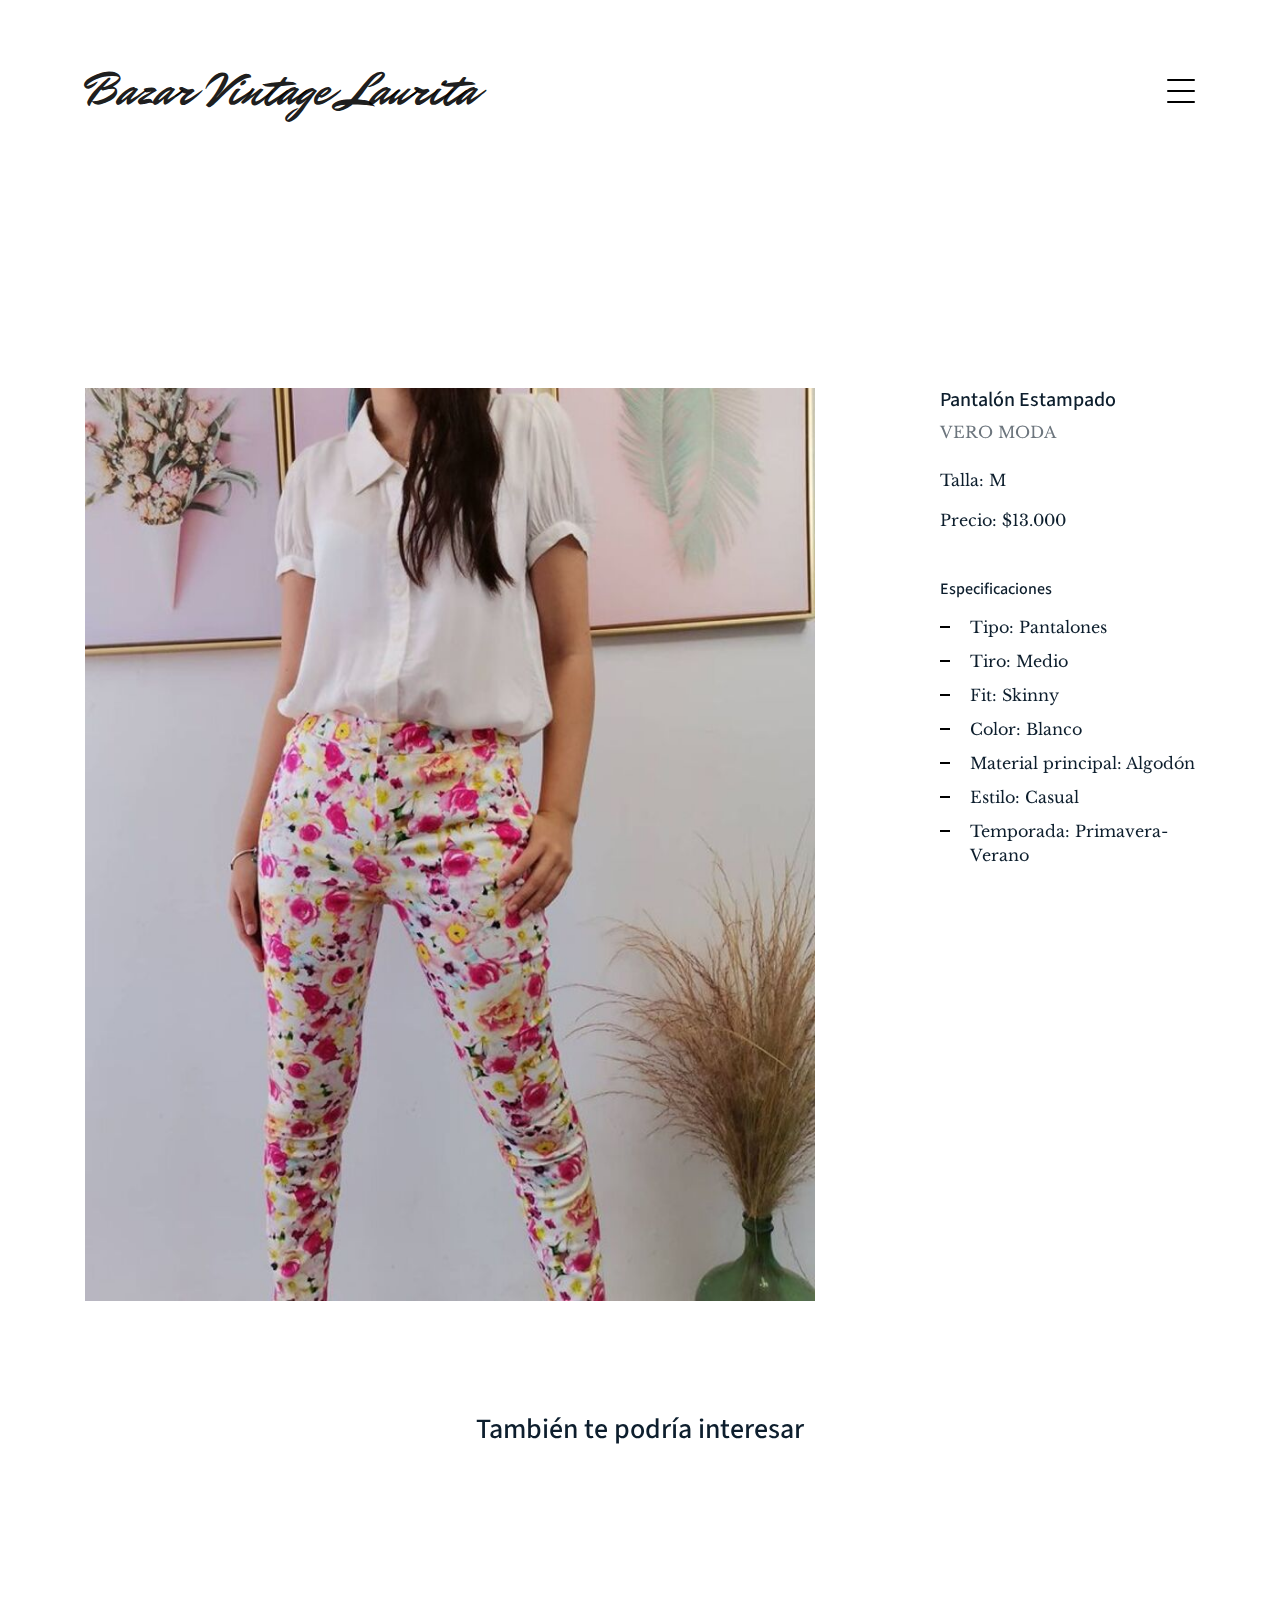
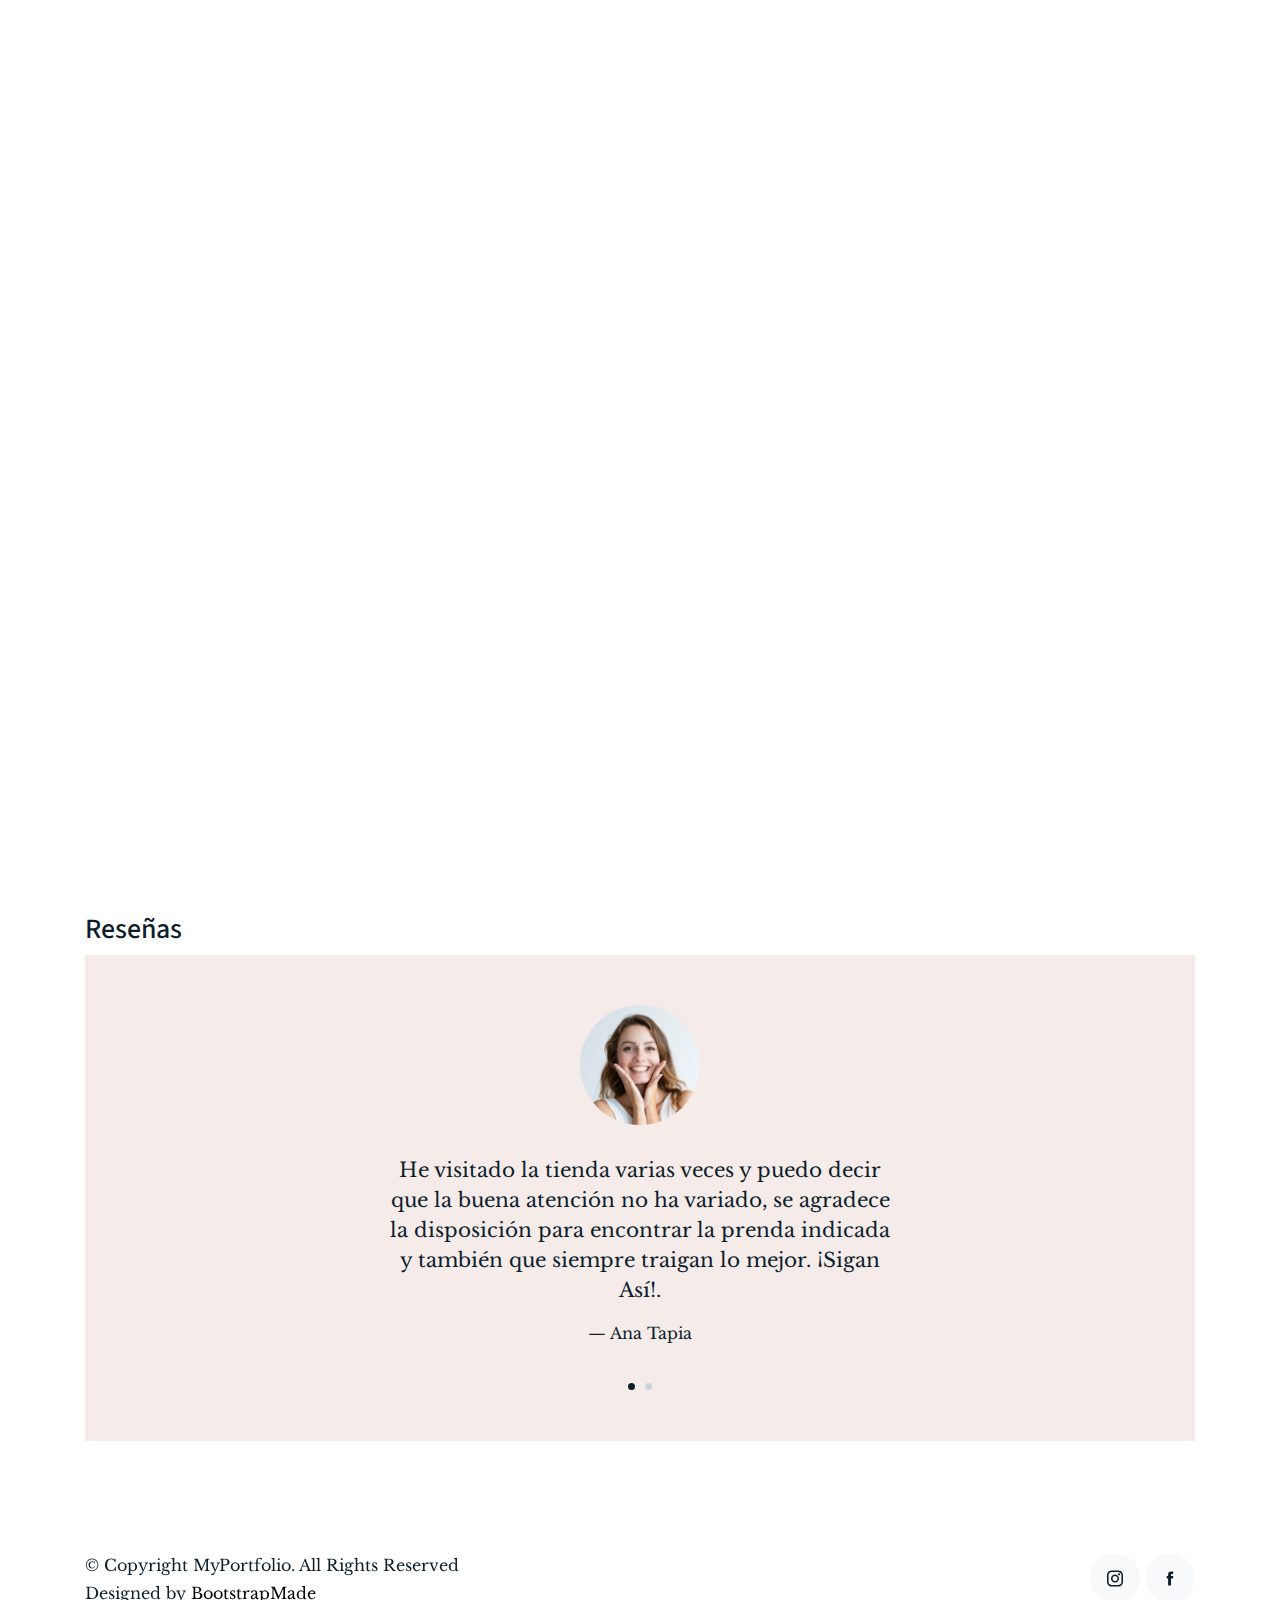
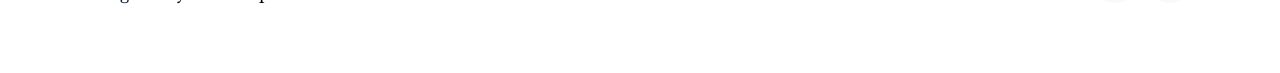
<file: pantalon-estampado.html>
<!DOCTYPE html>
<html lang="es">

<head>
  <meta charset="utf-8">
  <title>Bazar Vintage Laurita-Pantalón Estampado</title>
  <meta content="width=device-width, initial-scale=1.0" name="viewport">
  <meta content="" name="keywords">
  <meta content="" name="description">

  <!-- Favicons -->
  <link href="img/favicon.png" rel="icon">
  <link href="img/apple-touch-icon.png" rel="apple-touch-icon">

  <!-- Google Fonts -->
  <link href="https://fonts.googleapis.com/css2?family=Libre+Baskerville:wght@400;700&family=Mr+Dafoe&family=Source+Sans+Pro:wght@400;700&display=swap" rel="stylesheet">

  <!-- Bootstrap CSS File -->
  <link href="vendor/bootstrap/css/bootstrap.min.css" rel="stylesheet">

  <!-- Vendor CSS Files -->
  <link href="vendor/icofont/icofont.min.css" rel="stylesheet">
  <link href="vendor/line-awesome/css/line-awesome.min.css" rel="stylesheet">
  <link href="vendor/aos/aos.css" rel="stylesheet">
  <link href="vendor/owlcarousel/assets/owl.carousel.min.css" rel="stylesheet">

  <!-- Template Main CSS File -->
  <link href="css/style.css" rel="stylesheet">
</head>

<body>


  <div class="collapse navbar-collapse custom-navmenu" id="main-navbar">
    <div class="container py-2 py-md-5">
      <div class="row align-items-start">
        <div class="col-md-2">
          <ul class="custom-menu">
            <li><a href="index.html">Inicio</a></li>
            <li><a href="about.html">Sobre Nosotras</a></li>
            <li class="active"><a href="works.html">Productos</a></li>
          </ul>
        </div>
        <div class="col-md-6 d-none d-md-block  mr-auto">
          <div class="tweet d-flex">
            <span class="icofont-heart text-white mt-2 mr-3"></span>
            <div>
              <p><em>Bienvenida/o a Bazar Vintage Laurita, Retiros en tienda y envíos a todo Chile por Starken. Showroom por Instagram Lunes, Miércoles, Viernes y Sábado. ¡Te Esperamos!</em></p>
            </div>
          </div>
        </div>
        <div class="col-md-4 d-none d-md-block">
          <h3>Contáctanos</h3>
          <p>Lunes a Viernes </p>
          <p>10:00 - 19:00 hrs</p>
          <p>En Independencia 175, Local F, Illapel.</p>
          <p>
            <br>Facebook: <a href="https://www.facebook.com/bazarvintagelaurita/">@bazarvintagelaurita</a>
            <br>Instagram: <a href="https://www.instagram.com/bazar_vintage_laurita/">@bazar_vintage_laurita</a>
         </p>
        </div>
      </div>

    </div>
  </div>

  <nav class="navbar navbar-light custom-navbar">
    <div class="container">
      <a class="navbar-brand" href="index.html">Bazar Vintage Laurita</a>

      <a href="#" class="burger" data-toggle="collapse" data-target="#main-navbar">
        <span></span>
      </a>

    </div>
  </nav>



  <main id="main">

    <div class="site-section">
      <div class="container">
        <div class="row mb-4 align-items-center">
          <div class="col-md-6" data-aos="fade-up">

          </div>


        </div>
      </div>

      <div class="site-section pb-0">
        <div class="container">
          <div class="row align-items-stretch">
            <div class="col-md-8" data-aos="fade-up">
              <img src="img/img_4_big.jpg" alt="Image" class="img-fluid">
            </div>
            <div class="col-md-3 ml-auto" data-aos="fade-up" data-aos-delay="100">
              <div class="sticky-content">
                <h3 class="h3">Pantalón Estampado</h3>
                <p class="mb-4"><span class="text-muted">VERO MODA</span></p>

                <div class="mb-5">
                  <p>Talla: M</p>
                  <p>Precio: $13.000</p>

                </div>


                <h4 class="h4 mb-3">Especificaciones</h4>
                <ul class="list-unstyled list-line mb-5">
                  <li>Tipo: Pantalones</li>
                  <li>Tiro: Medio</li>
                  <li>Fit: Skinny</li>
                  <li>Color: Blanco</li>
                  <li>Material principal: Algodón</li>
                  <li>Estilo: Casual</li>
                  <li>Temporada: Primavera-Verano</li>
                </ul>
              </div>
            </div>
          </div>
        </div>
      </div>


      <div class="site-section pb-0">
        <div class="container">
          <div class="row justify-content-center text-center mb-4">
            <div class="col-5">
              <h3 class="h3 heading">También te podría interesar</h3>
            </div>
          </div>

          <div class="row" data-aos="fade-up" data-aos-delay="200">
            <div class="item web col-sm-6 col-md-4 col-lg-4 mb-4">
              <a href="work-single.html" class="item-wrap fancybox">
                <div class="work-info">
                  <h3>Maxi Blazer</h3>
                  <span>Blazers</span>
                </div>
                <img class="img-fluid" src="img/img_1.jpg">
              </a>
            </div>
            <div class="item photography col-sm-6 col-md-4 col-lg-4 mb-4">
              <a href="vestido-midi.html" class="item-wrap fancybox">
                <div class="work-info">
                  <h3>Vestido Midi</h3>
                  <span>Vestidos</span>
                </div>
                <img class="img-fluid" src="img/img_2.jpg">
              </a>
            </div>
            <div class="item branding col-sm-6 col-md-4 col-lg-4 mb-4">
              <a href="blusa-estampado.html" class="item-wrap fancybox">
                <div class="work-info">
                  <h3>Blusa Estampado</h3>
                  <span>Blusas</span>
                </div>
                <img class="img-fluid" src="img/img_3.jpg">
              </a>
            </div>
            <div class="item design col-sm-6 col-md-4 col-lg-4 mb-4">
              <a href="pantalon-estampado.html" class="item-wrap fancybox">
                <div class="work-info">
                  <h3>Pantalón Estampado</h3>
                  <span>Pantalones</span>
                </div>
                <img class="img-fluid" src="img/img_4.jpg">
              </a>
            </div>
            <div class="item photography col-sm-6 col-md-4 col-lg-4 mb-4">
              <a href="vestido-rayas.html" class="item-wrap fancybox">
                <div class="work-info">
                  <h3>Vestido Rayas</h3>
                  <span>Vestidos</span>
                </div>
                <img class="img-fluid" src="img/img_5.jpg">
              </a>
            </div>
            <div class="item branding col-sm-6 col-md-4 col-lg-4 mb-4">
              <a href="blusa-sin-mangas.html" class="item-wrap fancybox">
                <div class="work-info">
                  <h3>Blusa Sin Mangas</h3>
                  <span>Blusas</span>
                </div>
                <img class="img-fluid" src="img/img_6.jpg">
              </a>
            </div>
          </div>
        </div>
      </div>



      <div class="site-section pb-0">
        <div class="container">
           <h3 class="h3 heading">Reseñas</h3>

          <div class="owl-carousel testimonial-carousel">

            <div class="testimonial-wrap">
              <div class="testimonial">
                <img src="img/person_1.jpg" alt="Image" class="img-fluid">
                <blockquote>
                  <p> He visitado la tienda varias veces y puedo decir que la buena atención no ha variado, se agradece la disposición para encontrar la prenda indicada y también que siempre traigan lo mejor. ¡Sigan Así!.</p>
                </blockquote>
                <p>&mdash; Ana Tapia</p>
              </div>
            </div>

            <div class="testimonial-wrap">
              <div class="testimonial">
                <img src="img/person_3.jpg" alt="Image" class="img-fluid">
                <blockquote>
                  <p>Pertenezco a la segunda región, A pesar de la distancia, mi experiencia de compra ha sido buenísima. Las prendas son de muy buena calidad y precio. 100% confiable</p>
                </blockquote>
                <p>&mdash; Sandra Zepeda</p>
              </div>
            </div>

          </div>

        </div>
      </div>
  </main>
  
  <footer class="footer" role="contentinfo">
    <div class="container">
      <div class="row">
        <div class="col-sm-6">
          <p class="mb-1">&copy; Copyright MyPortfolio. All Rights Reserved</p>
          <div class="credits">
            <!--
              All the links in the footer should remain intact.
              You can delete the links only if you purchased the pro version.
              Licensing information: https://bootstrapmade.com/license/
              Purchase the pro version with working PHP/AJAX contact form: https://bootstrapmade.com/buy/?theme=MyPortfolio
            -->
            Designed by <a href="https://bootstrapmade.com/">BootstrapMade</a>
          </div>
        </div>
        <div class="col-sm-6 social text-md-right">
          <a href="https://www.instagram.com/bazar_vintage_laurita/"><span class="icofont-instagram"></span></a>
          <a href="https://www.facebook.com/bazarvintagelaurita/"><span class="icofont-facebook"></span></a>
        </div>
      </div>
    </div>
  </footer>

  <!-- Vendor JS Files -->
  <script src="vendor/jquery/jquery.min.js"></script>
  <script src="vendor/jquery/jquery-migrate.min.js"></script>
  <script src="vendor/bootstrap/js/bootstrap.min.js"></script>
  <script src="vendor/easing/easing.min.js"></script>
  <script src="vendor/php-email-form/validate.js"></script>
  <script src="vendor/isotope/isotope.pkgd.min.js"></script>
  <script src="vendor/aos/aos.js"></script>
  <script src="vendor/owlcarousel/owl.carousel.min.js"></script>

  <!-- Template Main JS File -->
  <script src="js/main.js"></script>

</body>

</html>
</file>
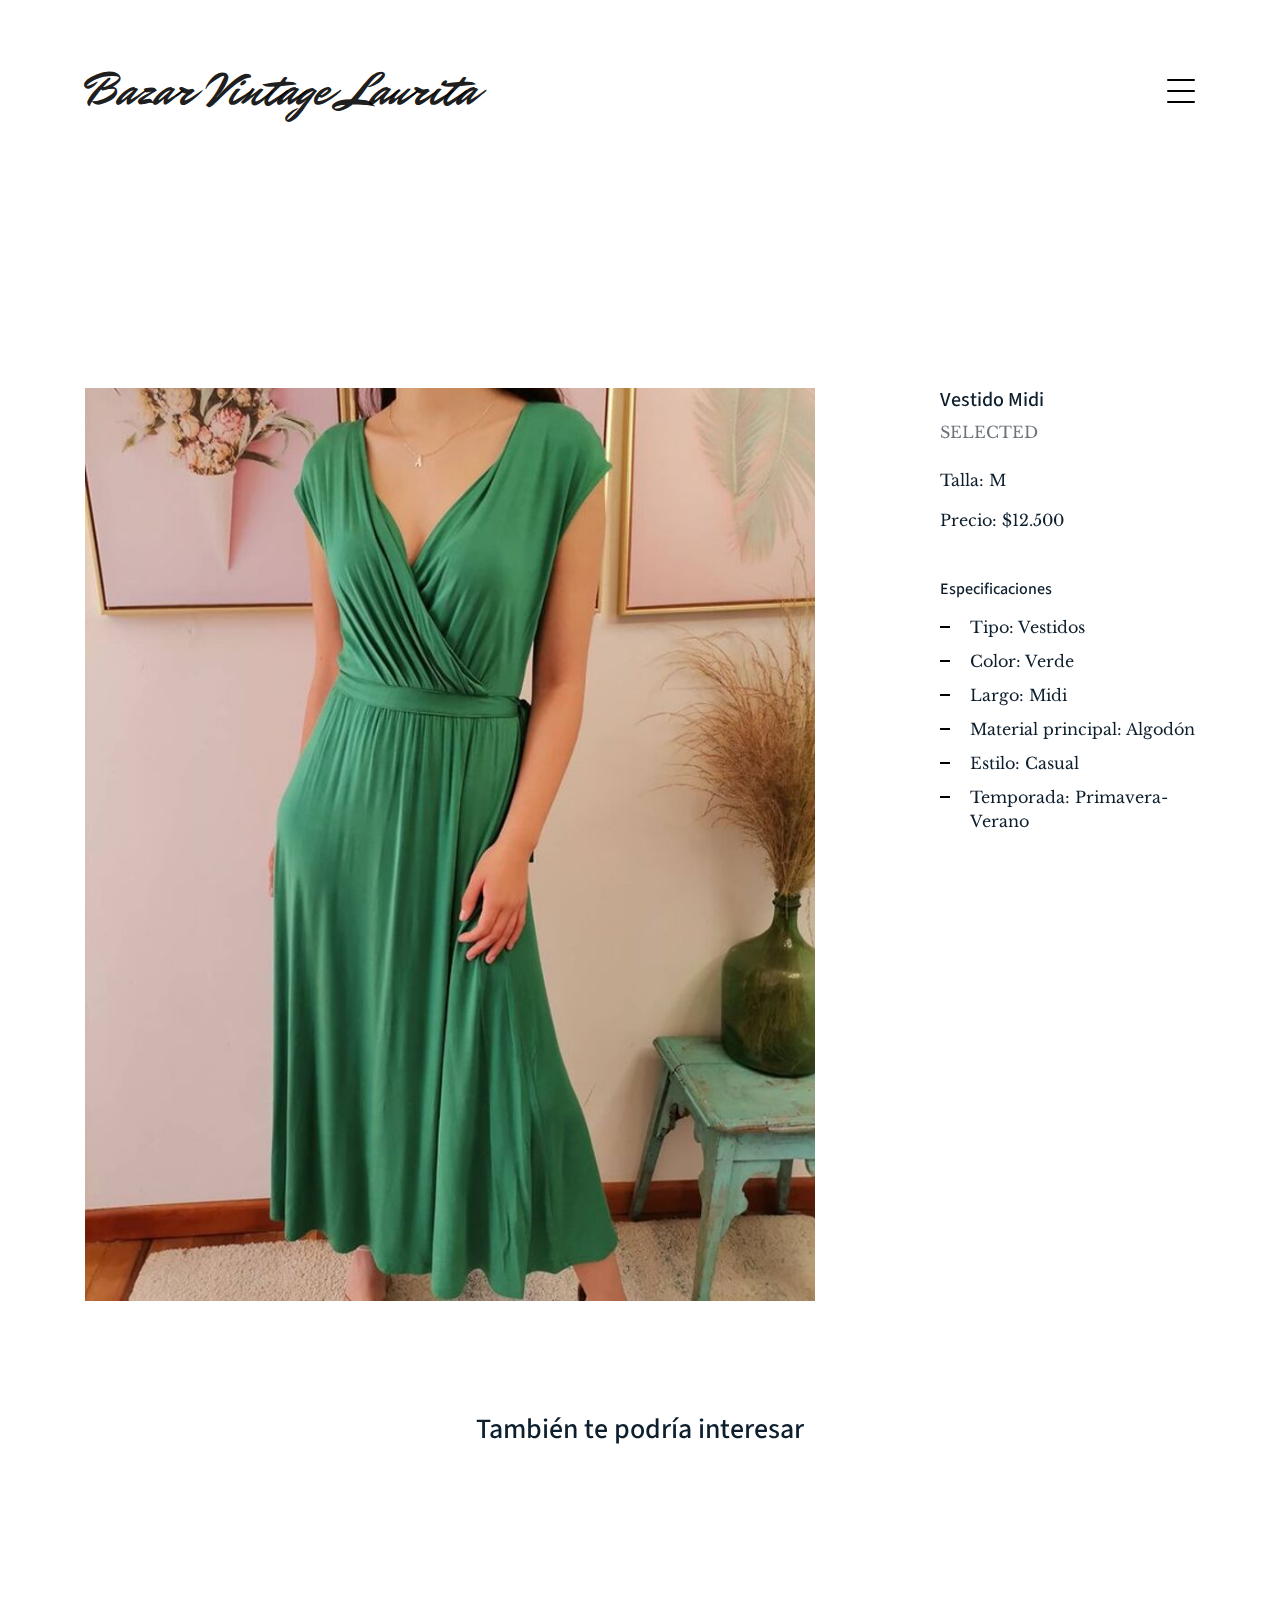
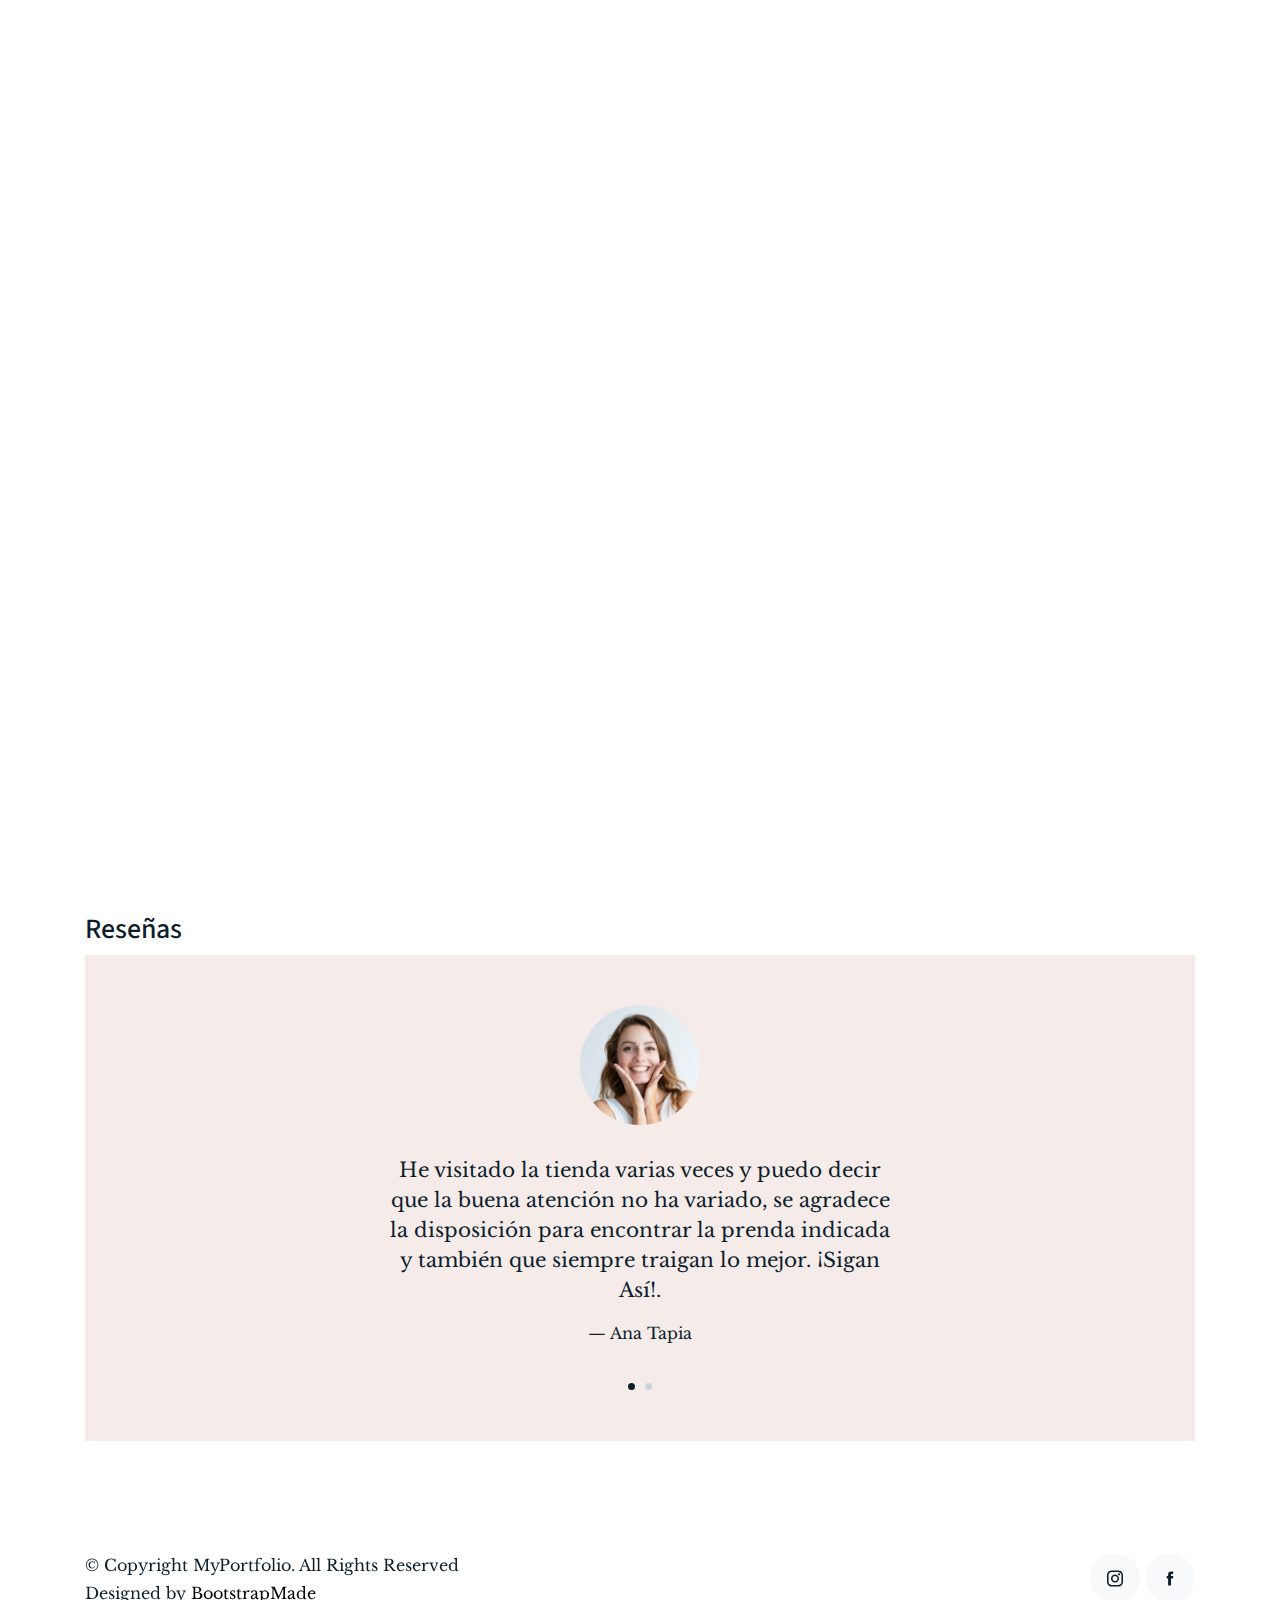
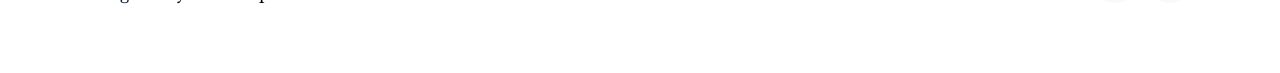
<file: vestido-midi.html>
<!DOCTYPE html>
<html lang="es">

<head>
  <meta charset="utf-8">
  <title>Bazar Vintage Laurita-Vestido Midi</title>
  <meta content="width=device-width, initial-scale=1.0" name="viewport">
  <meta content="" name="keywords">
  <meta content="" name="description">

  <!-- Favicons -->
  <link href="img/favicon.png" rel="icon">
  <link href="img/apple-touch-icon.png" rel="apple-touch-icon">

  <!-- Google Fonts -->
  <link href="https://fonts.googleapis.com/css2?family=Libre+Baskerville:wght@400;700&family=Mr+Dafoe&family=Source+Sans+Pro:wght@400;700&display=swap" rel="stylesheet">

  <!-- Bootstrap CSS File -->
  <link href="vendor/bootstrap/css/bootstrap.min.css" rel="stylesheet">

  <!-- Vendor CSS Files -->
  <link href="vendor/icofont/icofont.min.css" rel="stylesheet">
  <link href="vendor/line-awesome/css/line-awesome.min.css" rel="stylesheet">
  <link href="vendor/aos/aos.css" rel="stylesheet">
  <link href="vendor/owlcarousel/assets/owl.carousel.min.css" rel="stylesheet">

  <!-- Template Main CSS File -->
  <link href="css/style.css" rel="stylesheet">
</head>

<body>


  <div class="collapse navbar-collapse custom-navmenu" id="main-navbar">
    <div class="container py-2 py-md-5">
      <div class="row align-items-start">
        <div class="col-md-2">
          <ul class="custom-menu">
            <li><a href="index.html">Inicio</a></li>
            <li><a href="about.html">Sobre Nosotras</a></li>
            <li class="active"><a href="works.html">Productos</a></li>
          </ul>
        </div>
        <div class="col-md-6 d-none d-md-block  mr-auto">
          <div class="tweet d-flex">
            <span class="icofont-heart text-white mt-2 mr-3"></span>
            <div>
              <p><em>Bienvenida/o a Bazar Vintage Laurita, Retiros en tienda y envíos a todo Chile por Starken. Showroom por Instagram Lunes, Miércoles, Viernes y Sábado. ¡Te Esperamos!</em></p>
            </div>
          </div>
        </div>
        <div class="col-md-4 d-none d-md-block">
          <h3>Contáctanos</h3>
          <p>Lunes a Viernes </p>
          <p>10:00 - 19:00 hrs</p>
          <p>En Independencia 175, Local F, Illapel.</p>
          <p>
            <br>Facebook: <a href="https://www.facebook.com/bazarvintagelaurita/">@bazarvintagelaurita</a>
            <br>Instagram: <a href="https://www.instagram.com/bazar_vintage_laurita/">@bazar_vintage_laurita</a>
         </p>
        </div>
      </div>

    </div>
  </div>

  <nav class="navbar navbar-light custom-navbar">
    <div class="container">
      <a class="navbar-brand" href="index.html">Bazar Vintage Laurita</a>

      <a href="#" class="burger" data-toggle="collapse" data-target="#main-navbar">
        <span></span>
      </a>

    </div>
  </nav>



  <main id="main">

    <div class="site-section">
      <div class="container">
        <div class="row mb-4 align-items-center">
          <div class="col-md-6" data-aos="fade-up">

          </div>


        </div>
      </div>

      <div class="site-section pb-0">
        <div class="container">
          <div class="row align-items-stretch">
            <div class="col-md-8" data-aos="fade-up">
              <img src="img/img_2_big.jpg" alt="Image" class="img-fluid">
            </div>
            <div class="col-md-3 ml-auto" data-aos="fade-up" data-aos-delay="100">
              <div class="sticky-content">
                <h3 class="h3">Vestido Midi</h3>
                <p class="mb-4"><span class="text-muted">SELECTED</span></p>

                <div class="mb-5">
                  <p>Talla: M</p>
                  <p>Precio: $12.500</p>

                </div>


                <h4 class="h4 mb-3">Especificaciones</h4>
                <ul class="list-unstyled list-line mb-5">
                  <li>Tipo: Vestidos</li>
                  <li>Color: Verde</li>
                  <li>Largo: Midi</li>
                  <li>Material principal: Algodón</li>
                  <li>Estilo: Casual</li>
                  <li>Temporada: Primavera-Verano</li>
                </ul>
              </div>
            </div>
          </div>
        </div>
      </div>


      <div class="site-section pb-0">
        <div class="container">
          <div class="row justify-content-center text-center mb-4">
            <div class="col-5">
              <h3 class="h3 heading">También te podría interesar</h3>
            </div>
          </div>

          <div class="row" data-aos="fade-up" data-aos-delay="200">
            <div class="item web col-sm-6 col-md-4 col-lg-4 mb-4">
              <a href="work-single.html" class="item-wrap fancybox">
                <div class="work-info">
                  <h3>Maxi Blazer</h3>
                  <span>Blazers</span>
                </div>
                <img class="img-fluid" src="img/img_1.jpg">
              </a>
            </div>
            <div class="item photography col-sm-6 col-md-4 col-lg-4 mb-4">
              <a href="vestido-midi.html" class="item-wrap fancybox">
                <div class="work-info">
                  <h3>Vestido Midi</h3>
                  <span>Vestidos</span>
                </div>
                <img class="img-fluid" src="img/img_2.jpg">
              </a>
            </div>
            <div class="item branding col-sm-6 col-md-4 col-lg-4 mb-4">
              <a href="blusa-estampado.html" class="item-wrap fancybox">
                <div class="work-info">
                  <h3>Blusa Estampado</h3>
                  <span>Blusas</span>
                </div>
                <img class="img-fluid" src="img/img_3.jpg">
              </a>
            </div>
            <div class="item design col-sm-6 col-md-4 col-lg-4 mb-4">
              <a href="pantalon-estampado.html" class="item-wrap fancybox">
                <div class="work-info">
                  <h3>Pantalón Estampado</h3>
                  <span>Pantalones</span>
                </div>
                <img class="img-fluid" src="img/img_4.jpg">
              </a>
            </div>
            <div class="item photography col-sm-6 col-md-4 col-lg-4 mb-4">
              <a href="vestido-rayas.html" class="item-wrap fancybox">
                <div class="work-info">
                  <h3>Vestido Rayas</h3>
                  <span>Vestidos</span>
                </div>
                <img class="img-fluid" src="img/img_5.jpg">
              </a>
            </div>
            <div class="item branding col-sm-6 col-md-4 col-lg-4 mb-4">
              <a href="blusa-sin-mangas.html" class="item-wrap fancybox">
                <div class="work-info">
                  <h3>Blusa Sin Mangas</h3>
                  <span>Blusas</span>
                </div>
                <img class="img-fluid" src="img/img_6.jpg">
              </a>
            </div>
          </div>
        </div>
      </div>



      <div class="site-section pb-0">
        <div class="container">
           <h3 class="h3 heading">Reseñas</h3>

          <div class="owl-carousel testimonial-carousel">

            <div class="testimonial-wrap">
              <div class="testimonial">
                <img src="img/person_1.jpg" alt="Image" class="img-fluid">
                <blockquote>
                  <p> He visitado la tienda varias veces y puedo decir que la buena atención no ha variado, se agradece la disposición para encontrar la prenda indicada y también que siempre traigan lo mejor. ¡Sigan Así!.</p>
                </blockquote>
                <p>&mdash; Ana Tapia</p>
              </div>
            </div>

            <div class="testimonial-wrap">
              <div class="testimonial">
                <img src="img/person_3.jpg" alt="Image" class="img-fluid">
                <blockquote>
                  <p>Pertenezco a la segunda región, A pesar de la distancia, mi experiencia de compra ha sido buenísima. Las prendas son de muy buena calidad y precio. 100% confiable</p>
                </blockquote>
                <p>&mdash; Sandra Zepeda</p>
              </div>
            </div>

          </div>

        </div>
      </div>
  </main>
  
  <footer class="footer" role="contentinfo">
    <div class="container">
      <div class="row">
        <div class="col-sm-6">
          <p class="mb-1">&copy; Copyright MyPortfolio. All Rights Reserved</p>
          <div class="credits">
            <!--
              All the links in the footer should remain intact.
              You can delete the links only if you purchased the pro version.
              Licensing information: https://bootstrapmade.com/license/
              Purchase the pro version with working PHP/AJAX contact form: https://bootstrapmade.com/buy/?theme=MyPortfolio
            -->
            Designed by <a href="https://bootstrapmade.com/">BootstrapMade</a>
          </div>
        </div>
        <div class="col-sm-6 social text-md-right">
          <a href="https://www.instagram.com/bazar_vintage_laurita/"><span class="icofont-instagram"></span></a>
          <a href="https://www.facebook.com/bazarvintagelaurita/"><span class="icofont-facebook"></span></a>
        </div>
      </div>
    </div>
  </footer>

  <!-- Vendor JS Files -->
  <script src="vendor/jquery/jquery.min.js"></script>
  <script src="vendor/jquery/jquery-migrate.min.js"></script>
  <script src="vendor/bootstrap/js/bootstrap.min.js"></script>
  <script src="vendor/easing/easing.min.js"></script>
  <script src="vendor/php-email-form/validate.js"></script>
  <script src="vendor/isotope/isotope.pkgd.min.js"></script>
  <script src="vendor/aos/aos.js"></script>
  <script src="vendor/owlcarousel/owl.carousel.min.js"></script>

  <!-- Template Main JS File -->
  <script src="js/main.js"></script>

</body>

</html>
</file>
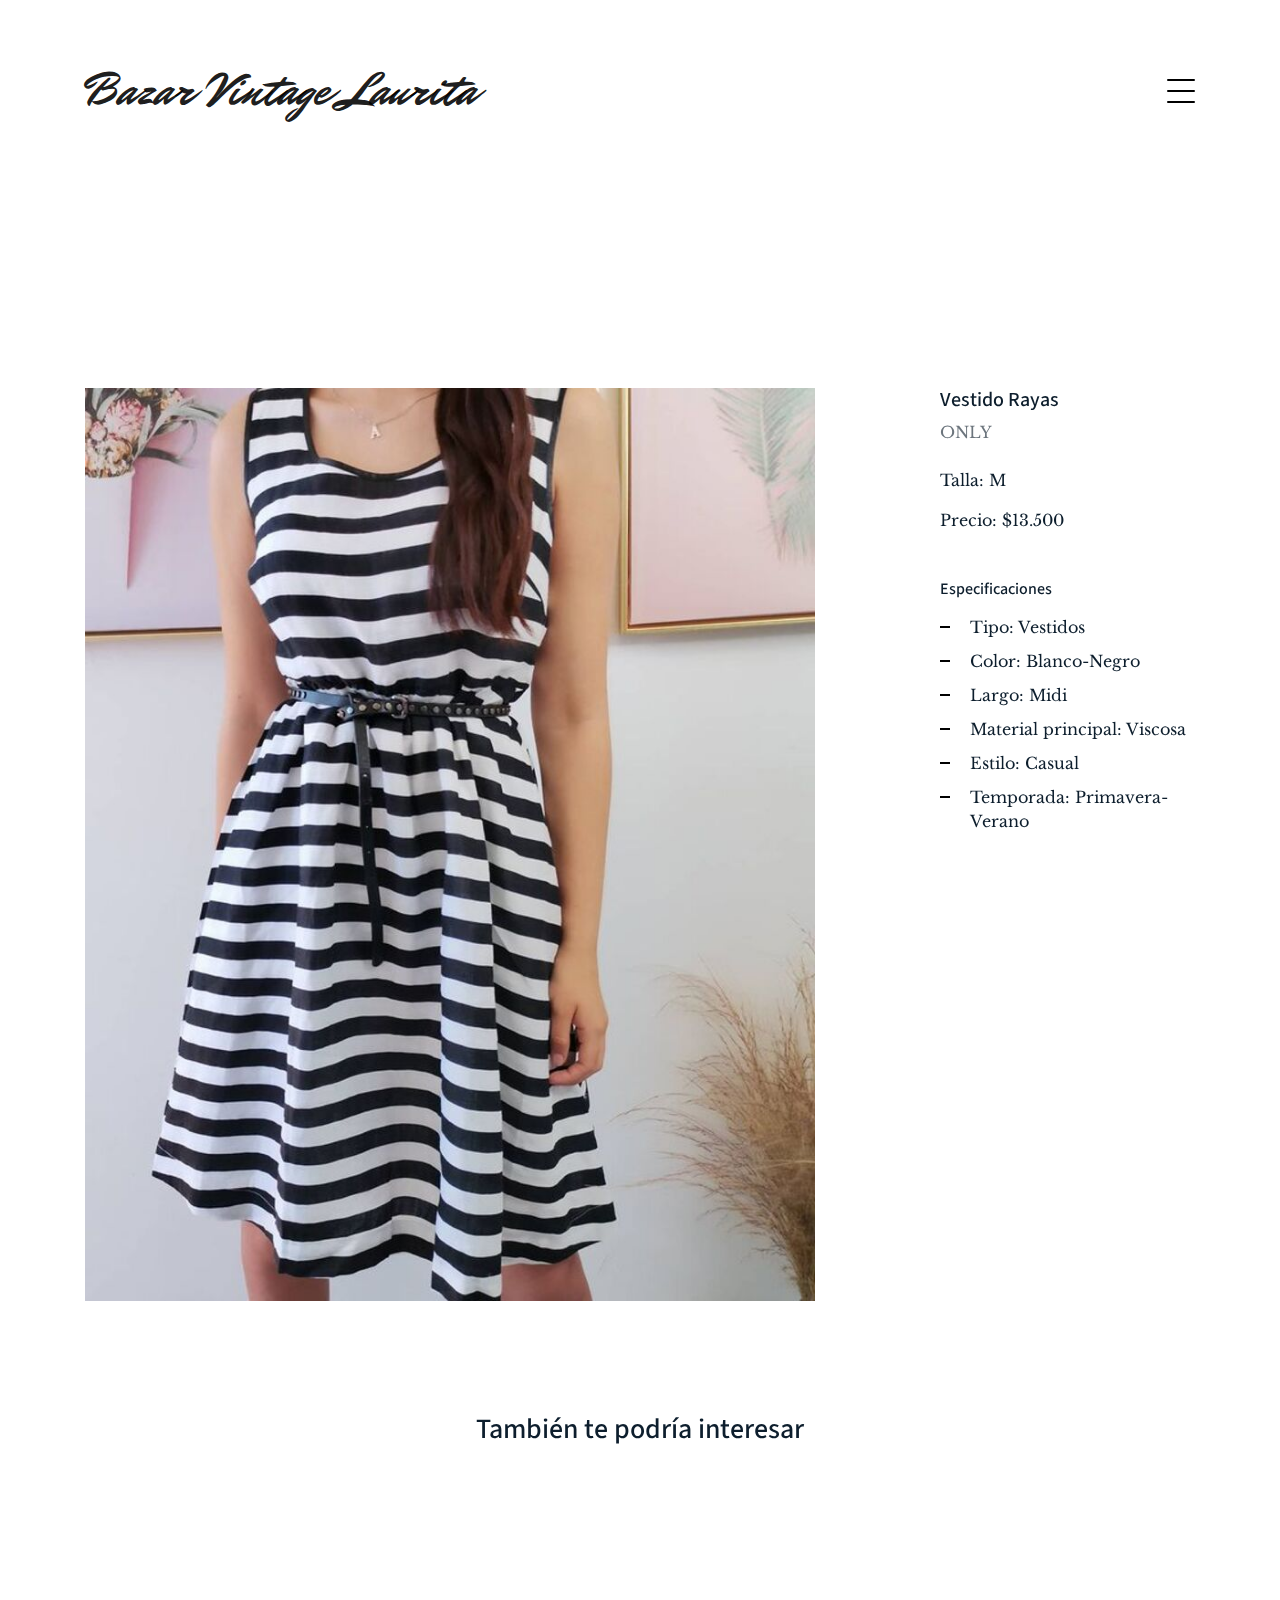
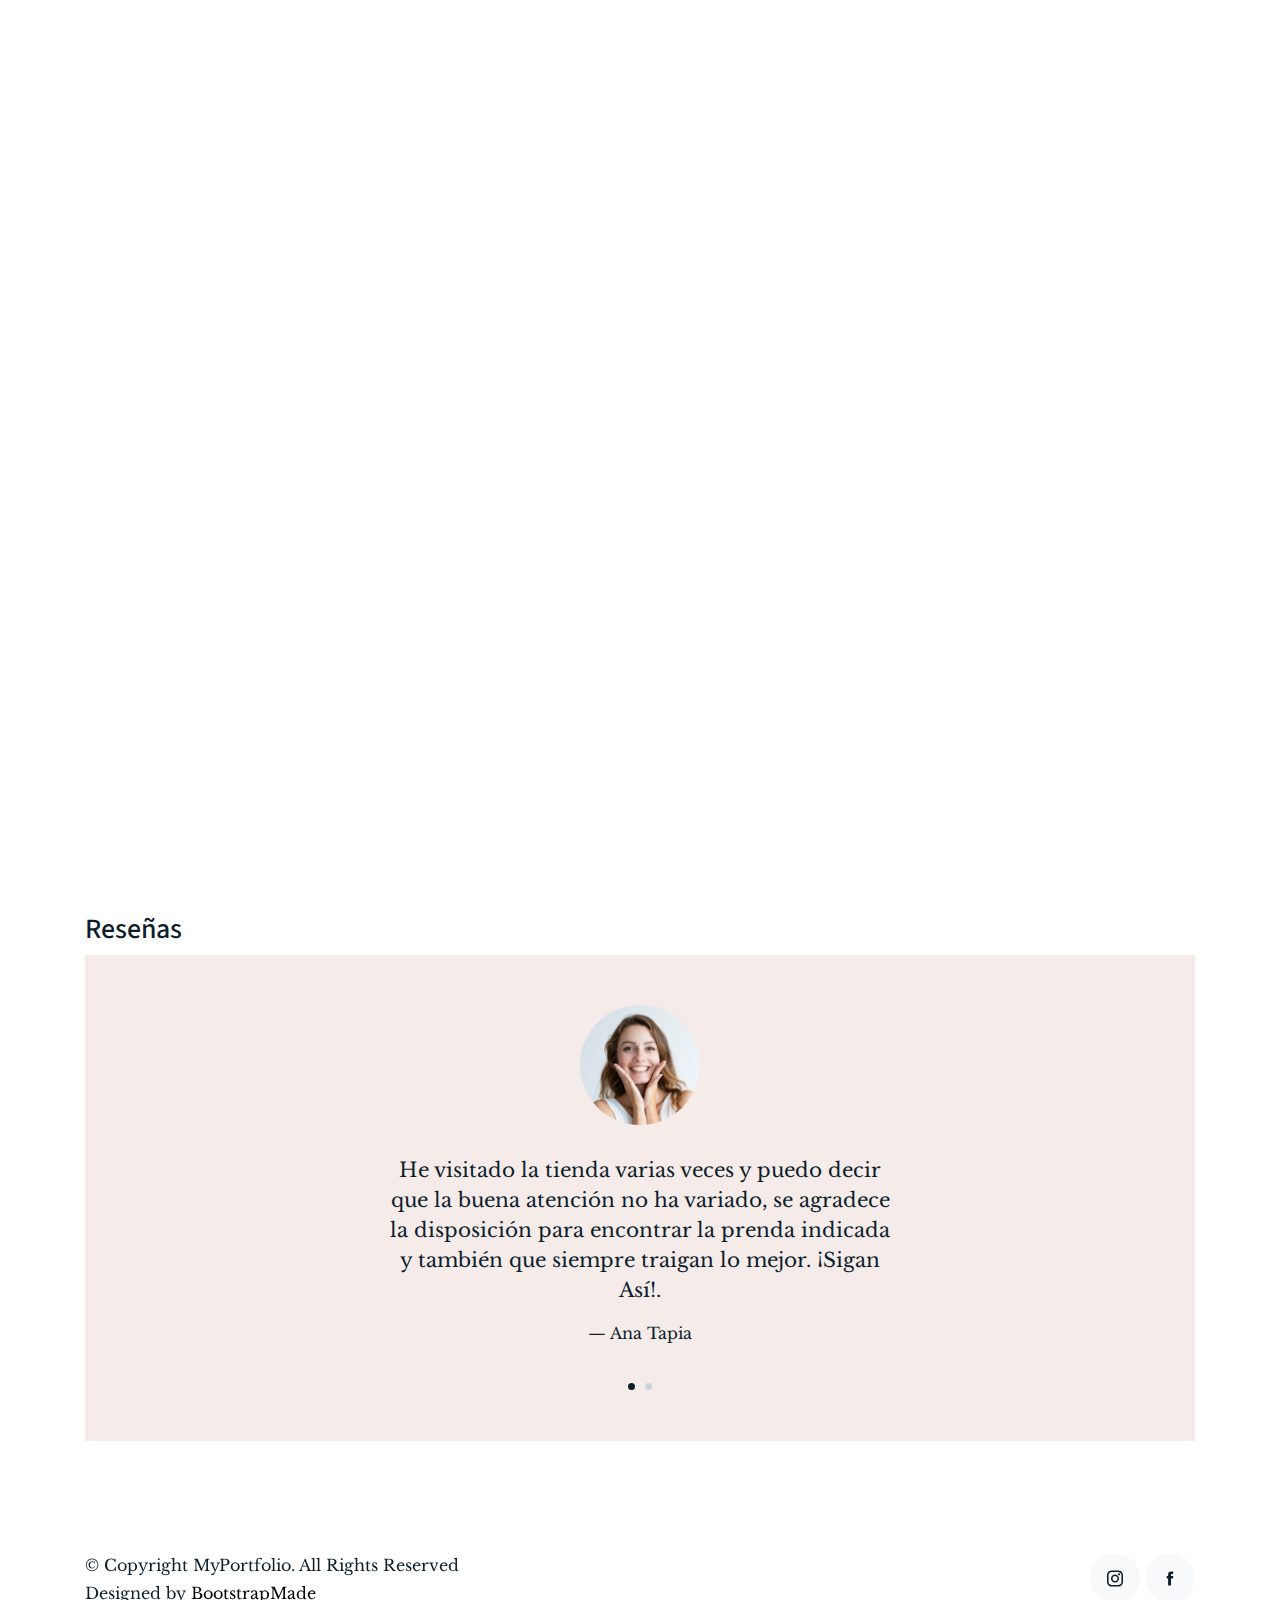
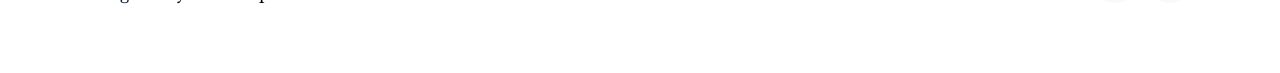
<file: vestido-rayas.html>
<!DOCTYPE html>
<html lang="es">

<head>
  <meta charset="utf-8">
  <title>Bazar Vintage Laurita-Vestido Rayas</title>
  <meta content="width=device-width, initial-scale=1.0" name="viewport">
  <meta content="" name="keywords">
  <meta content="" name="description">

  <!-- Favicons -->
  <link href="img/favicon.png" rel="icon">
  <link href="img/apple-touch-icon.png" rel="apple-touch-icon">

  <!-- Google Fonts -->
  <link href="https://fonts.googleapis.com/css2?family=Libre+Baskerville:wght@400;700&family=Mr+Dafoe&family=Source+Sans+Pro:wght@400;700&display=swap" rel="stylesheet">

  <!-- Bootstrap CSS File -->
  <link href="vendor/bootstrap/css/bootstrap.min.css" rel="stylesheet">

  <!-- Vendor CSS Files -->
  <link href="vendor/icofont/icofont.min.css" rel="stylesheet">
  <link href="vendor/line-awesome/css/line-awesome.min.css" rel="stylesheet">
  <link href="vendor/aos/aos.css" rel="stylesheet">
  <link href="vendor/owlcarousel/assets/owl.carousel.min.css" rel="stylesheet">

  <!-- Template Main CSS File -->
  <link href="css/style.css" rel="stylesheet">
</head>

<body>


  <div class="collapse navbar-collapse custom-navmenu" id="main-navbar">
    <div class="container py-2 py-md-5">
      <div class="row align-items-start">
        <div class="col-md-2">
          <ul class="custom-menu">
            <li><a href="index.html">Inicio</a></li>
            <li><a href="about.html">Sobre Nosotras</a></li>
            <li class="active"><a href="works.html">Productos</a></li>
          </ul>
        </div>
        <div class="col-md-6 d-none d-md-block  mr-auto">
          <div class="tweet d-flex">
            <span class="icofont-heart text-white mt-2 mr-3"></span>
            <div>
              <p><em>Bienvenida/o a Bazar Vintage Laurita, Retiros en tienda y envíos a todo Chile por Starken. Showroom por Instagram Lunes, Miércoles, Viernes y Sábado. ¡Te Esperamos!</em></p>
            </div>
          </div>
        </div>
        <div class="col-md-4 d-none d-md-block">
          <h3>Contáctanos</h3>
          <p>Lunes a Viernes </p>
          <p>10:00 - 19:00 hrs</p>
          <p>En Independencia 175, Local F, Illapel.</p>
          <p>
            <br>Facebook: <a href="https://www.facebook.com/bazarvintagelaurita/">@bazarvintagelaurita</a>
            <br>Instagram: <a href="https://www.instagram.com/bazar_vintage_laurita/">@bazar_vintage_laurita</a>
         </p>
        </div>
      </div>

    </div>
  </div>

  <nav class="navbar navbar-light custom-navbar">
    <div class="container">
      <a class="navbar-brand" href="index.html">Bazar Vintage Laurita</a>

      <a href="#" class="burger" data-toggle="collapse" data-target="#main-navbar">
        <span></span>
      </a>

    </div>
  </nav>



  <main id="main">

    <div class="site-section">
      <div class="container">
        <div class="row mb-4 align-items-center">
          <div class="col-md-6" data-aos="fade-up">

          </div>


        </div>
      </div>

      <div class="site-section pb-0">
        <div class="container">
          <div class="row align-items-stretch">
            <div class="col-md-8" data-aos="fade-up">
              <img src="img/img_5_big.jpg" alt="Image" class="img-fluid">
            </div>
            <div class="col-md-3 ml-auto" data-aos="fade-up" data-aos-delay="100">
              <div class="sticky-content">
                <h3 class="h3">Vestido Rayas</h3>
                <p class="mb-4"><span class="text-muted">ONLY</span></p>

                <div class="mb-5">
                  <p>Talla: M</p>
                  <p>Precio: $13.500</p>

                </div>


                <h4 class="h4 mb-3">Especificaciones</h4>
                <ul class="list-unstyled list-line mb-5">
                  <li>Tipo: Vestidos</li>
                  <li>Color: Blanco-Negro</li>
                  <li>Largo: Midi</li>
                  <li>Material principal: Viscosa</li>
                  <li>Estilo: Casual</li>
                  <li>Temporada: Primavera-Verano</li>
                </ul>
              </div>
            </div>
          </div>
        </div>
      </div>


      <div class="site-section pb-0">
        <div class="container">
          <div class="row justify-content-center text-center mb-4">
            <div class="col-5">
              <h3 class="h3 heading">También te podría interesar</h3>
            </div>
          </div>

          <div class="row" data-aos="fade-up" data-aos-delay="200">
            <div class="item web col-sm-6 col-md-4 col-lg-4 mb-4">
              <a href="work-single.html" class="item-wrap fancybox">
                <div class="work-info">
                  <h3>Maxi Blazer</h3>
                  <span>Blazers</span>
                </div>
                <img class="img-fluid" src="img/img_1.jpg">
              </a>
            </div>
            <div class="item photography col-sm-6 col-md-4 col-lg-4 mb-4">
              <a href="vestido-midi.html" class="item-wrap fancybox">
                <div class="work-info">
                  <h3>Vestido Midi</h3>
                  <span>Vestidos</span>
                </div>
                <img class="img-fluid" src="img/img_2.jpg">
              </a>
            </div>
            <div class="item branding col-sm-6 col-md-4 col-lg-4 mb-4">
              <a href="blusa-estampado.html" class="item-wrap fancybox">
                <div class="work-info">
                  <h3>Blusa Estampado</h3>
                  <span>Blusas</span>
                </div>
                <img class="img-fluid" src="img/img_3.jpg">
              </a>
            </div>
            <div class="item design col-sm-6 col-md-4 col-lg-4 mb-4">
              <a href="pantalon-estampado.html" class="item-wrap fancybox">
                <div class="work-info">
                  <h3>Pantalón Estampado</h3>
                  <span>Pantalones</span>
                </div>
                <img class="img-fluid" src="img/img_4.jpg">
              </a>
            </div>
            <div class="item photography col-sm-6 col-md-4 col-lg-4 mb-4">
              <a href="vestido-rayas.html" class="item-wrap fancybox">
                <div class="work-info">
                  <h3>Vestido Rayas</h3>
                  <span>Vestidos</span>
                </div>
                <img class="img-fluid" src="img/img_5.jpg">
              </a>
            </div>
            <div class="item branding col-sm-6 col-md-4 col-lg-4 mb-4">
              <a href="blusa-sin-mangas.html" class="item-wrap fancybox">
                <div class="work-info">
                  <h3>Blusa Sin Mangas</h3>
                  <span>Blusas</span>
                </div>
                <img class="img-fluid" src="img/img_6.jpg">
              </a>
            </div>
          </div>
        </div>
      </div>



      <div class="site-section pb-0">
        <div class="container">
           <h3 class="h3 heading">Reseñas</h3>

          <div class="owl-carousel testimonial-carousel">

            <div class="testimonial-wrap">
              <div class="testimonial">
                <img src="img/person_1.jpg" alt="Image" class="img-fluid">
                <blockquote>
                  <p> He visitado la tienda varias veces y puedo decir que la buena atención no ha variado, se agradece la disposición para encontrar la prenda indicada y también que siempre traigan lo mejor. ¡Sigan Así!.</p>
                </blockquote>
                <p>&mdash; Ana Tapia</p>
              </div>
            </div>

            <div class="testimonial-wrap">
              <div class="testimonial">
                <img src="img/person_3.jpg" alt="Image" class="img-fluid">
                <blockquote>
                  <p>Pertenezco a la segunda región, A pesar de la distancia, mi experiencia de compra ha sido buenísima. Las prendas son de muy buena calidad y precio. 100% confiable</p>
                </blockquote>
                <p>&mdash; Sandra Zepeda</p>
              </div>
            </div>

          </div>

        </div>
      </div>
  </main>
  
  <footer class="footer" role="contentinfo">
    <div class="container">
      <div class="row">
        <div class="col-sm-6">
          <p class="mb-1">&copy; Copyright MyPortfolio. All Rights Reserved</p>
          <div class="credits">
            <!--
              All the links in the footer should remain intact.
              You can delete the links only if you purchased the pro version.
              Licensing information: https://bootstrapmade.com/license/
              Purchase the pro version with working PHP/AJAX contact form: https://bootstrapmade.com/buy/?theme=MyPortfolio
            -->
            Designed by <a href="https://bootstrapmade.com/">BootstrapMade</a>
          </div>
        </div>
        <div class="col-sm-6 social text-md-right">
          <a href="https://www.instagram.com/bazar_vintage_laurita/"><span class="icofont-instagram"></span></a>
          <a href="https://www.facebook.com/bazarvintagelaurita/"><span class="icofont-facebook"></span></a>
        </div>
      </div>
    </div>
  </footer>

  <!-- Vendor JS Files -->
  <script src="vendor/jquery/jquery.min.js"></script>
  <script src="vendor/jquery/jquery-migrate.min.js"></script>
  <script src="vendor/bootstrap/js/bootstrap.min.js"></script>
  <script src="vendor/easing/easing.min.js"></script>
  <script src="vendor/php-email-form/validate.js"></script>
  <script src="vendor/isotope/isotope.pkgd.min.js"></script>
  <script src="vendor/aos/aos.js"></script>
  <script src="vendor/owlcarousel/owl.carousel.min.js"></script>

  <!-- Template Main JS File -->
  <script src="js/main.js"></script>

</body>

</html>
</file>
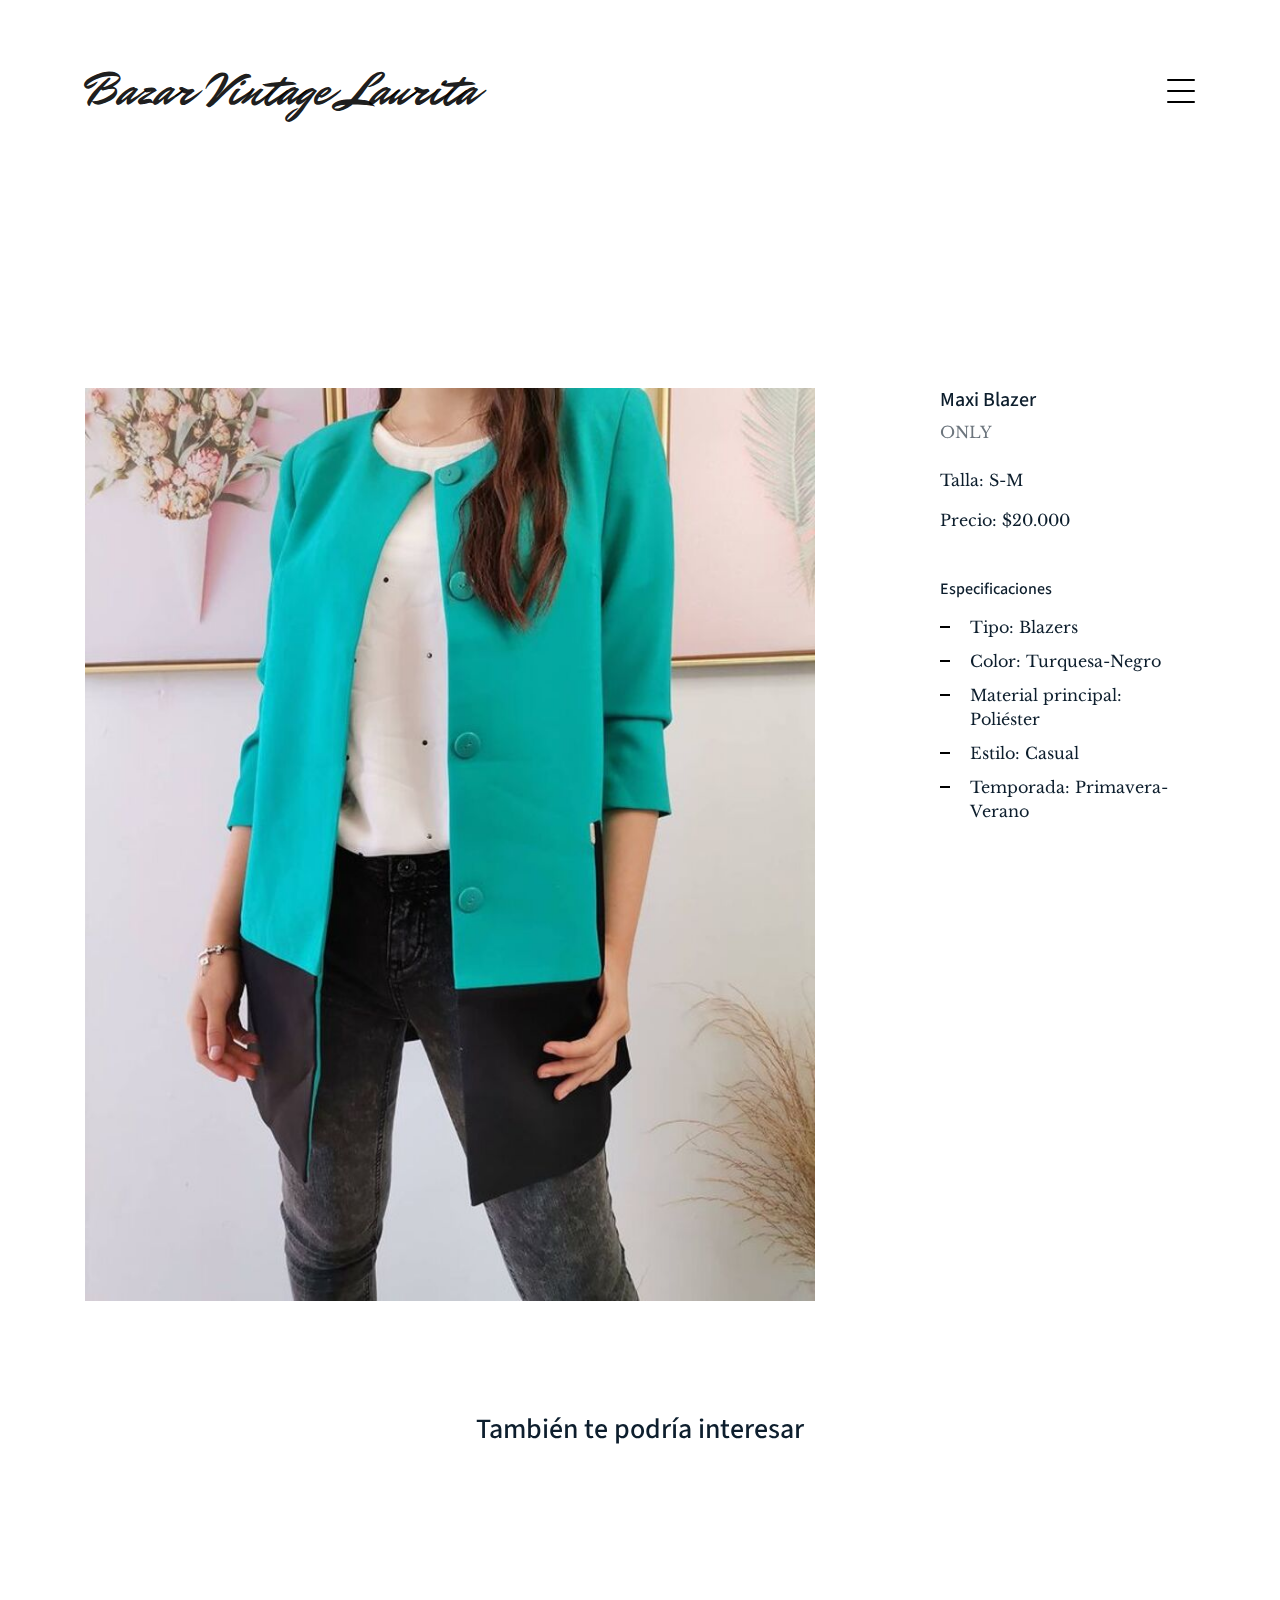
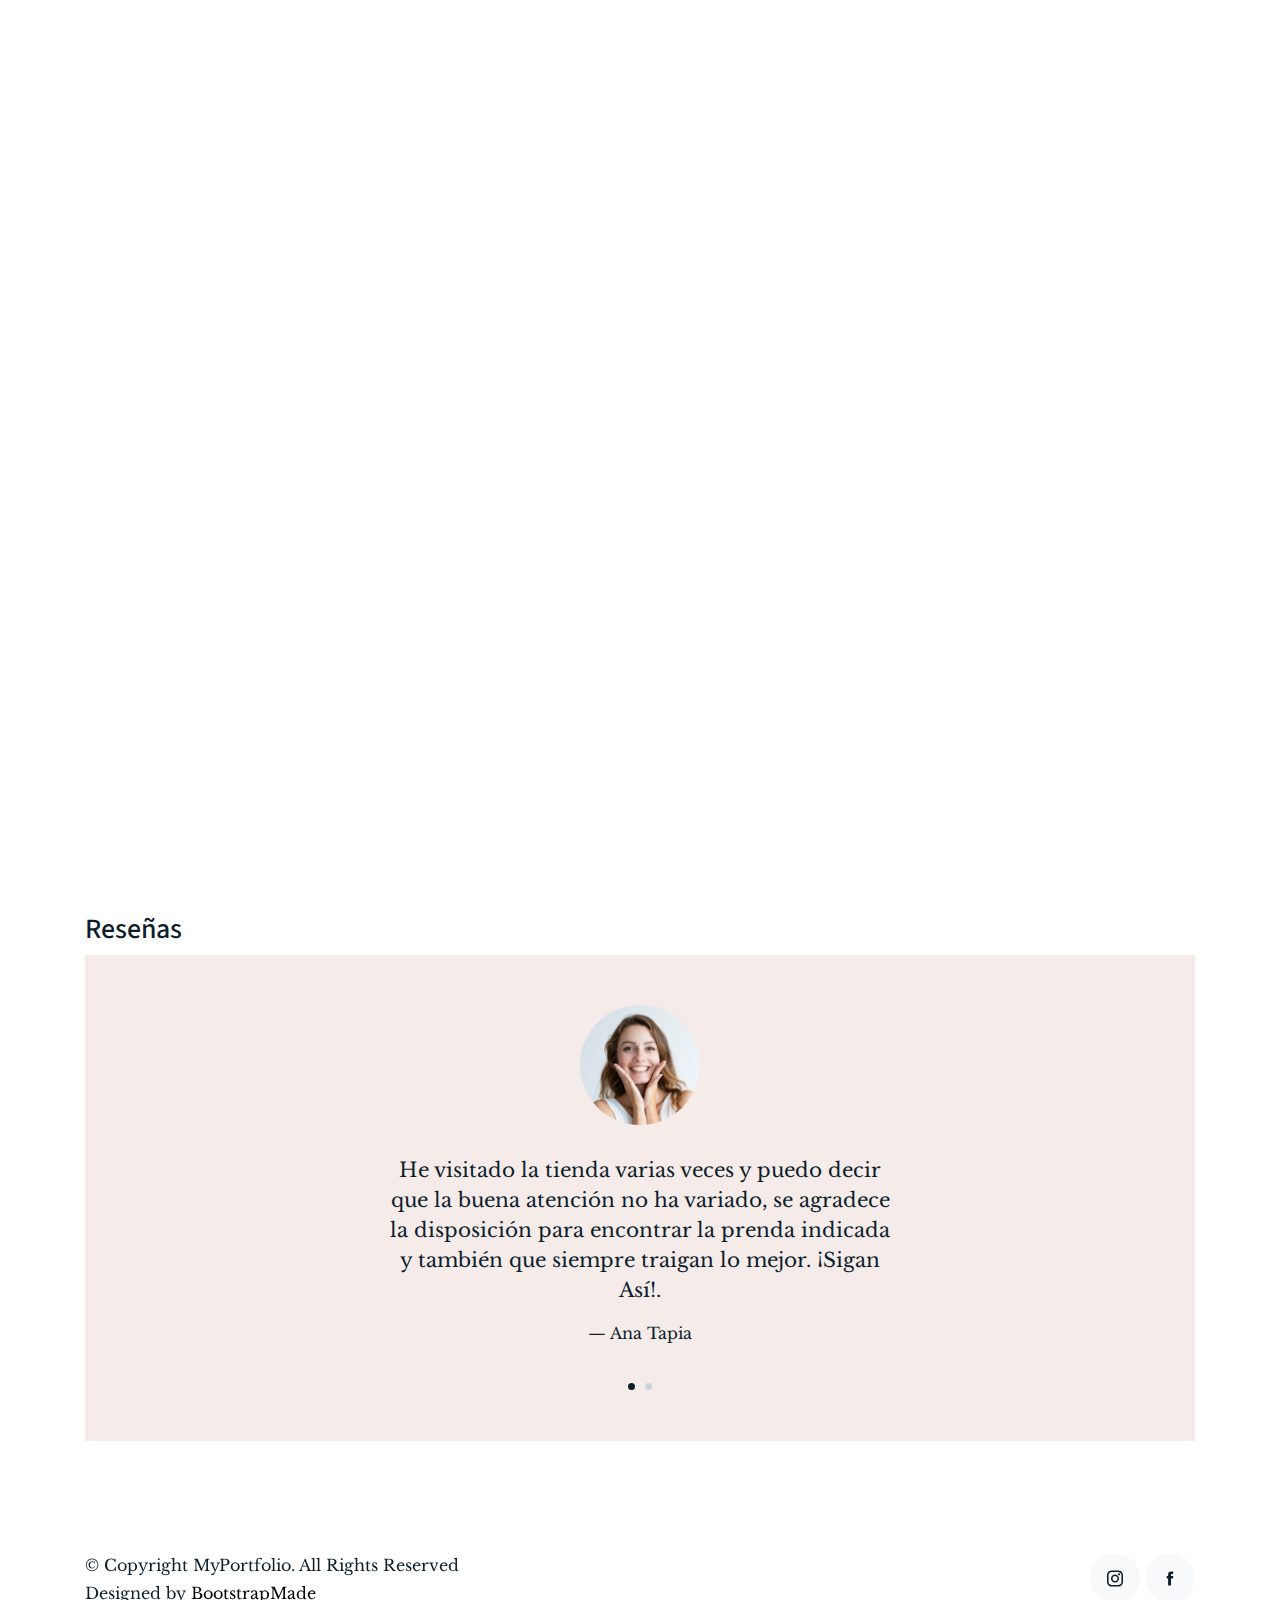
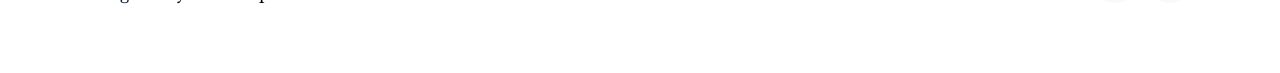
<file: work-single.html>
<!DOCTYPE html>
<html lang="es">

<head>
  <meta charset="utf-8">
  <title>Bazar Vintage Laurita-Maxi Blazer</title>
  <meta content="width=device-width, initial-scale=1.0" name="viewport">
  <meta content="" name="keywords">
  <meta content="" name="description">

  <!-- Favicons -->
  <link href="img/favicon.png" rel="icon">
  <link href="img/apple-touch-icon.png" rel="apple-touch-icon">

  <!-- Google Fonts -->
  <link href="https://fonts.googleapis.com/css2?family=Libre+Baskerville:wght@400;700&family=Mr+Dafoe&family=Source+Sans+Pro:wght@400;700&display=swap" rel="stylesheet">

  <!-- Bootstrap CSS File -->
  <link href="vendor/bootstrap/css/bootstrap.min.css" rel="stylesheet">

  <!-- Vendor CSS Files -->
  <link href="vendor/icofont/icofont.min.css" rel="stylesheet">
  <link href="vendor/line-awesome/css/line-awesome.min.css" rel="stylesheet">
  <link href="vendor/aos/aos.css" rel="stylesheet">
  <link href="vendor/owlcarousel/assets/owl.carousel.min.css" rel="stylesheet">

  <!-- Template Main CSS File -->
  <link href="css/style.css" rel="stylesheet">
</head>

<body>


  <div class="collapse navbar-collapse custom-navmenu" id="main-navbar">
    <div class="container py-2 py-md-5">
      <div class="row align-items-start">
        <div class="col-md-2">
          <ul class="custom-menu">
            <li><a href="index.html">Inicio</a></li>
            <li><a href="about.html">Sobre Nosotras</a></li>
            <li class="active"><a href="works.html">Productos</a></li>
          </ul>
        </div>
        <div class="col-md-6 d-none d-md-block  mr-auto">
          <div class="tweet d-flex">
            <span class="icofont-heart text-white mt-2 mr-3"></span>
            <div>
              <p><em>Bienvenida/o a Bazar Vintage Laurita, Retiros en tienda y envíos a todo Chile por Starken. Showroom por Instagram Lunes, Miércoles, Viernes y Sábado. ¡Te Esperamos!</em></p>
            </div>
          </div>
        </div>
        <div class="col-md-4 d-none d-md-block">
          <h3>Contáctanos</h3>
          <p>Lunes a Viernes </p>
          <p>10:00 - 19:00 hrs</p>
          <p>En Independencia 175, Local F, Illapel.</p>
          <p>
            <br>Facebook: <a href="https://www.facebook.com/bazarvintagelaurita/">@bazarvintagelaurita</a>
            <br>Instagram: <a href="https://www.instagram.com/bazar_vintage_laurita/">@bazar_vintage_laurita</a>
         </p>
        </div>
      </div>

    </div>
  </div>

  <nav class="navbar navbar-light custom-navbar">
    <div class="container">
      <a class="navbar-brand" href="index.html">Bazar Vintage Laurita</a>

      <a href="#" class="burger" data-toggle="collapse" data-target="#main-navbar">
        <span></span>
      </a>

    </div>
  </nav>



  <main id="main">

    <div class="site-section">
      <div class="container">
        <div class="row mb-4 align-items-center">
          <div class="col-md-6" data-aos="fade-up">

          </div>


        </div>
      </div>

      <div class="site-section pb-0">
        <div class="container">
          <div class="row align-items-stretch">
            <div class="col-md-8" data-aos="fade-up">
              <img src="img/img_1_big.jpg" alt="Image" class="img-fluid">
            </div>
            <div class="col-md-3 ml-auto" data-aos="fade-up" data-aos-delay="100">
              <div class="sticky-content">
                <h3 class="h3">Maxi Blazer</h3>
                <p class="mb-4"><span class="text-muted">ONLY</span></p>

                <div class="mb-5">
                  <p>Talla: S-M</p>
                  <p>Precio: $20.000</p>

                </div>


                <h4 class="h4 mb-3">Especificaciones</h4>
                <ul class="list-unstyled list-line mb-5">
                  <li>Tipo: Blazers</li>
                  <li>Color: Turquesa-Negro</li>
                  <li>Material principal: Poliéster</li>
                  <li>Estilo: Casual</li>
                  <li>Temporada: Primavera-Verano</li>
                </ul>
              </div>
            </div>
          </div>
        </div>
      </div>


      <div class="site-section pb-0">
        <div class="container">
          <div class="row justify-content-center text-center mb-4">
            <div class="col-5">
              <h3 class="h3 heading">También te podría interesar</h3>
            </div>
          </div>

          <div class="row" data-aos="fade-up" data-aos-delay="200">
            <div class="item web col-sm-6 col-md-4 col-lg-4 mb-4">
              <a href="work-single.html" class="item-wrap fancybox">
                <div class="work-info">
                  <h3>Maxi Blazer</h3>
                  <span>Blazers</span>
                </div>
                <img class="img-fluid" src="img/img_1.jpg">
              </a>
            </div>
            <div class="item photography col-sm-6 col-md-4 col-lg-4 mb-4">
              <a href="vestido-midi.html" class="item-wrap fancybox">
                <div class="work-info">
                  <h3>Vestido Midi</h3>
                  <span>Vestidos</span>
                </div>
                <img class="img-fluid" src="img/img_2.jpg">
              </a>
            </div>
            <div class="item branding col-sm-6 col-md-4 col-lg-4 mb-4">
              <a href="blusa-estampado.html" class="item-wrap fancybox">
                <div class="work-info">
                  <h3>Blusa Estampado</h3>
                  <span>Blusas</span>
                </div>
                <img class="img-fluid" src="img/img_3.jpg">
              </a>
            </div>
            <div class="item design col-sm-6 col-md-4 col-lg-4 mb-4">
              <a href="pantalon-estampado.html" class="item-wrap fancybox">
                <div class="work-info">
                  <h3>Pantalón Estampado</h3>
                  <span>Pantalones</span>
                </div>
                <img class="img-fluid" src="img/img_4.jpg">
              </a>
            </div>
            <div class="item photography col-sm-6 col-md-4 col-lg-4 mb-4">
              <a href="vestido-rayas.html" class="item-wrap fancybox">
                <div class="work-info">
                  <h3>Vestido Rayas</h3>
                  <span>Vestidos</span>
                </div>
                <img class="img-fluid" src="img/img_5.jpg">
              </a>
            </div>
            <div class="item branding col-sm-6 col-md-4 col-lg-4 mb-4">
              <a href="blusa-sin-mangas.html" class="item-wrap fancybox">
                <div class="work-info">
                  <h3>Blusa Sin Mangas</h3>
                  <span>Blusas</span>
                </div>
                <img class="img-fluid" src="img/img_6.jpg">
              </a>
            </div>
          </div>
        </div>
      </div>



      <div class="site-section pb-0">
        <div class="container">
           <h3 class="h3 heading">Reseñas</h3>

          <div class="owl-carousel testimonial-carousel">

            <div class="testimonial-wrap">
              <div class="testimonial">
                <img src="img/person_1.jpg" alt="Image" class="img-fluid">
                <blockquote>
                  <p> He visitado la tienda varias veces y puedo decir que la buena atención no ha variado, se agradece la disposición para encontrar la prenda indicada y también que siempre traigan lo mejor. ¡Sigan Así!.</p>
                </blockquote>
                <p>&mdash; Ana Tapia</p>
              </div>
            </div>

            <div class="testimonial-wrap">
              <div class="testimonial">
                <img src="img/person_3.jpg" alt="Image" class="img-fluid">
                <blockquote>
                  <p>Pertenezco a la segunda región, A pesar de la distancia, mi experiencia de compra ha sido buenísima. Las prendas son de muy buena calidad y precio. 100% confiable</p>
                </blockquote>
                <p>&mdash; Sandra Zepeda</p>
              </div>
            </div>

          </div>

        </div>
      </div>
  </main>
  
  <footer class="footer" role="contentinfo">
    <div class="container">
      <div class="row">
        <div class="col-sm-6">
          <p class="mb-1">&copy; Copyright MyPortfolio. All Rights Reserved</p>
          <div class="credits">
            <!--
              All the links in the footer should remain intact.
              You can delete the links only if you purchased the pro version.
              Licensing information: https://bootstrapmade.com/license/
              Purchase the pro version with working PHP/AJAX contact form: https://bootstrapmade.com/buy/?theme=MyPortfolio
            -->
            Designed by <a href="https://bootstrapmade.com/">BootstrapMade</a>
          </div>
        </div>
        <div class="col-sm-6 social text-md-right">
          <a href="https://www.instagram.com/bazar_vintage_laurita/"><span class="icofont-instagram"></span></a>
          <a href="https://www.facebook.com/bazarvintagelaurita/"><span class="icofont-facebook"></span></a>
        </div>
      </div>
    </div>
  </footer>

  <!-- Vendor JS Files -->
  <script src="vendor/jquery/jquery.min.js"></script>
  <script src="vendor/jquery/jquery-migrate.min.js"></script>
  <script src="vendor/bootstrap/js/bootstrap.min.js"></script>
  <script src="vendor/easing/easing.min.js"></script>
  <script src="vendor/php-email-form/validate.js"></script>
  <script src="vendor/isotope/isotope.pkgd.min.js"></script>
  <script src="vendor/aos/aos.js"></script>
  <script src="vendor/owlcarousel/owl.carousel.min.js"></script>

  <!-- Template Main JS File -->
  <script src="js/main.js"></script>

</body>

</html>
</file>
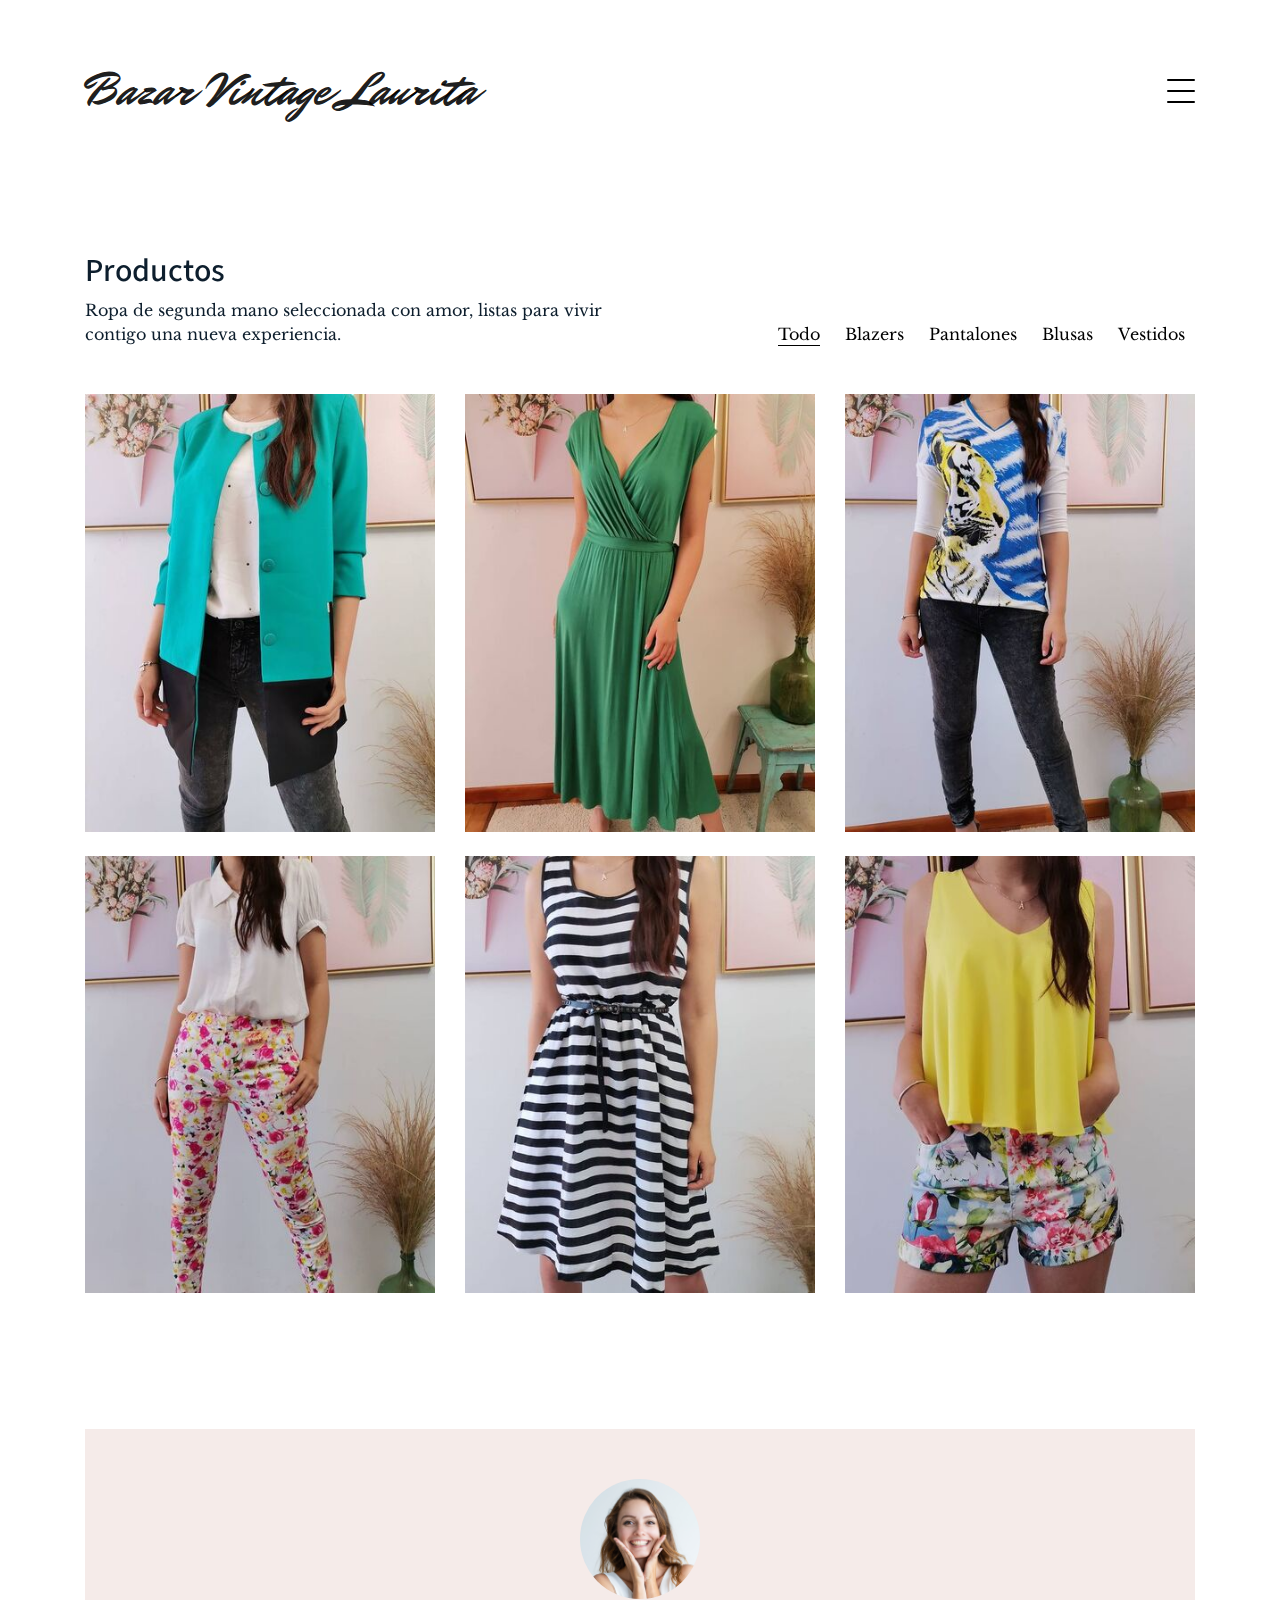
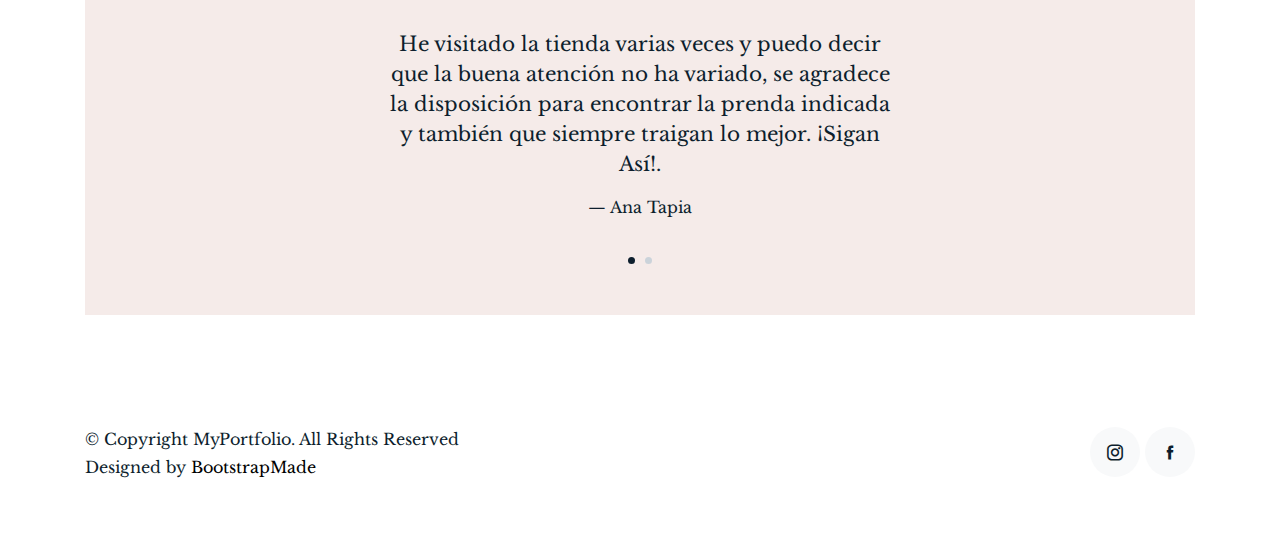
<file: works.html>
<!DOCTYPE html>
<html lang="es">

<head>
  <meta charset="utf-8">
  <title>Bazar Vintage Laurita-Productos</title>
  <meta content="width=device-width, initial-scale=1.0" name="viewport">
  <meta content="" name="keywords">
  <meta content="" name="description">

  <!-- Favicons -->
  <link href="img/favicon.png" rel="icon">
  <link href="img/apple-touch-icon.png" rel="apple-touch-icon">

  <!-- Google Fonts -->
  <link href="https://fonts.googleapis.com/css2?family=Libre+Baskerville:wght@400;700&family=Mr+Dafoe&family=Source+Sans+Pro:wght@400;700&display=swap" rel="stylesheet">

  <!-- Bootstrap CSS File -->
  <link href="vendor/bootstrap/css/bootstrap.min.css" rel="stylesheet">

  <!-- Vendor CSS Files -->
  <link href="vendor/icofont/icofont.min.css" rel="stylesheet">
  <link href="vendor/line-awesome/css/line-awesome.min.css" rel="stylesheet">
  <link href="vendor/aos/aos.css" rel="stylesheet">
  <link href="vendor/owlcarousel/assets/owl.carousel.min.css" rel="stylesheet">

  <!-- Template Main CSS File -->
  <link href="css/style.css" rel="stylesheet">
</head>

<body>


  <div class="collapse navbar-collapse custom-navmenu" id="main-navbar">
    <div class="container py-2 py-md-5">
      <div class="row align-items-start">
        <div class="col-md-2">
          <ul class="custom-menu">
            <li><a href="index.html">Inicio</a></li>
            <li><a href="about.html">Sobre Nosotras</a></li>
            <li class="active"><a href="works.html">Productos</a></li>
          </ul>
        </div>
        <div class="col-md-6 d-none d-md-block  mr-auto">
          <div class="tweet d-flex">
            <span class="icofont-heart text-white mt-2 mr-3"></span>
            <div>
              <p><em>Bienvenida/o a Bazar Vintage Laurita, Retiros en tienda y envíos a todo Chile por Starken. Showroom por Instagram Lunes, Miércoles, Viernes y Sábado. ¡Te Esperamos!</em></p>
            </div>
          </div>
        </div>
        <div class="col-md-4 d-none d-md-block">
          <h3>Contáctanos</h3>
          <p>Lunes a Viernes </p>
          <p>10:00 - 19:00 hrs</p>
          <p>En Independencia 175, Local F, Illapel.</p>
          <p>
            <br>Facebook: <a href="https://www.facebook.com/bazarvintagelaurita/">@bazarvintagelaurita</a>
            <br>Instagram: <a href="https://www.instagram.com/bazar_vintage_laurita/">@bazar_vintage_laurita</a>
         </p>
        </div>
      </div>

    </div>
  </div>

  <nav class="navbar navbar-light custom-navbar">
    <div class="container">
      <a class="navbar-brand" href="index.html">Bazar Vintage Laurita</a>

      <a href="#" class="burger" data-toggle="collapse" data-target="#main-navbar">
        <span></span>
      </a>

    </div>
  </nav>



  <main id="main">

    <div class="site-section pb-0 site-portfolio">
      <div class="container">
        <div class="row mb-5 align-items-end">
          <div class="col-md-12 col-lg-6 mb-4 mb-lg-0" data-aos="fade-up">
            <h2>Productos</h2>
            <p class="mb-0">Ropa de segunda mano seleccionada con amor, listas para vivir contigo una nueva experiencia.</p>
          </div>
          <div class="col-md-12 col-lg-6 text-left text-lg-right" data-aos="fade-up" data-aos-delay="100">
            <div id="filters" class="filters">
              <a href="#" data-filter="*" class="active">Todo</a>
              <a href="#" data-filter=".web">Blazers</a>
              <a href="#" data-filter=".design">Pantalones</a>
              <a href="#" data-filter=".branding">Blusas</a>
              <a href="#" data-filter=".photography">Vestidos</a>
            </div>
          </div>
        </div>
        <div id="portfolio-grid" class="row no-gutter" data-aos="fade-up" data-aos-delay="200">
          <div class="item web col-sm-6 col-md-4 col-lg-4 mb-4">
            <a href="work-single.html" class="item-wrap fancybox">
              <div class="work-info">
                  <h3>Maxi Blazer</h3>
                  <span>Blazers</span>
              </div>
              <img class="img-fluid" src="img/img_1.jpg">
            </a>
          </div>
          <div class="item photography col-sm-6 col-md-4 col-lg-4 mb-4">
            <a href="vestido-midi.html" class="item-wrap fancybox">
              <div class="work-info">
                  <h3>Vestido Midi</h3>
                  <span>Vestidos</span>
              </div>
              <img class="img-fluid" src="img/img_2.jpg">
            </a>
          </div>
          <div class="item branding col-sm-6 col-md-4 col-lg-4 mb-4">
            <a href="blusa-estampado.html" class="item-wrap fancybox">
              <div class="work-info">
                  <h3>Blusa Estampado</h3>
                  <span>Blusas</span>
              </div>
              <img class="img-fluid" src="img/img_3.jpg">
            </a>
          </div>
          <div class="item design col-sm-6 col-md-4 col-lg-4 mb-4">
            <a href="pantalon-estampado.html" class="item-wrap fancybox">
              <div class="work-info">
                  <h3>Pantalón Estampado</h3>
                  <span>Pantalones</span>
              </div>
              <img class="img-fluid" src="img/img_4.jpg">
            </a>
          </div>
          <div class="item photography col-sm-6 col-md-4 col-lg-4 mb-4">
            <a href="vestido-rayas.html" class="item-wrap fancybox">
              <div class="work-info">
                  <h3>Vestido Rayas</h3>
                  <span>Vestidos</span>
              </div>
              <img class="img-fluid" src="img/img_5.jpg">
            </a>
          </div>
          <div class="item branding col-sm-6 col-md-4 col-lg-4 mb-4">
            <a href="blusa-sin-mangas.html" class="item-wrap fancybox">
              <div class="work-info">
                  <h3>Blusa Sin Mangas</h3>
                  <span>Blusas</span>
              </div>
              <img class="img-fluid" src="img/img_6.jpg">
            </a>
          </div>
        </div>
      </div>
    </div>


    <div class="site-section">
      <div class="container">

        <div class="owl-carousel testimonial-carousel">

          <div class="testimonial-wrap">
            <div class="testimonial">
                <img src="img/person_1.jpg" alt="Image" class="img-fluid">
                <blockquote>
                  <p> He visitado la tienda varias veces y puedo decir que la buena atención no ha variado, se agradece la disposición para encontrar la prenda indicada y también que siempre traigan lo mejor. ¡Sigan Así!.</p>
                </blockquote>
                <p>&mdash; Ana Tapia</p>
              </div>
          </div>

          <div class="testimonial-wrap">
            <div class="testimonial">
                <img src="img/person_3.jpg" alt="Image" class="img-fluid">
                <blockquote>
                  <p>Pertenezco a la segunda región, A pesar de la distancia, mi experiencia de compra ha sido buenísima. Las prendas son de muy buena calidad y precio. 100% confiable</p>
                </blockquote>
                <p>&mdash; Sandra Zepeda</p>
              </div>
          </div>

        </div>

      </div>
    </div>
  </main>

  <footer class="footer" role="contentinfo">
    <div class="container">
      <div class="row">
        <div class="col-sm-6">
          <p class="mb-1">&copy; Copyright MyPortfolio. All Rights Reserved</p>
          <div class="credits">
            <!--
              All the links in the footer should remain intact.
              You can delete the links only if you purchased the pro version.
              Licensing information: https://bootstrapmade.com/license/
              Purchase the pro version with working PHP/AJAX contact form: https://bootstrapmade.com/buy/?theme=MyPortfolio
            -->
            Designed by <a href="https://bootstrapmade.com/">BootstrapMade</a>
          </div>
        </div>
        <div class="col-sm-6 social text-md-right">
          <a href="https://www.instagram.com/bazar_vintage_laurita/"><span class="icofont-instagram"></span></a>
          <a href="https://www.facebook.com/bazarvintagelaurita/"><span class="icofont-facebook"></span></a>
        </div>
      </div>
    </div>
  </footer>

  <!-- Vendor JS Files -->
  <script src="vendor/jquery/jquery.min.js"></script>
  <script src="vendor/jquery/jquery-migrate.min.js"></script>
  <script src="vendor/bootstrap/js/bootstrap.min.js"></script>
  <script src="vendor/easing/easing.min.js"></script>
  <script src="vendor/php-email-form/validate.js"></script>
  <script src="vendor/isotope/isotope.pkgd.min.js"></script>
  <script src="vendor/aos/aos.js"></script>
  <script src="vendor/owlcarousel/owl.carousel.min.js"></script>

  <!-- Template Main JS File -->
  <script src="js/main.js"></script>

</body>

</html>
</file>
<file: vendor/line-awesome/css/line-awesome.min.css>
.la,.lab,.lad,.lal,.lar,.las{-moz-osx-font-smoothing:grayscale;-webkit-font-smoothing:antialiased;display:inline-block;font-style:normal;font-variant:normal;text-rendering:auto;line-height:1}.la-lg{font-size:1.33333em;line-height:.75em;vertical-align:-.0667em}.la-xs{font-size:.75em}.la-sm{font-size:.875em}.la-1x{font-size:1em}.la-2x{font-size:2em}.la-3x{font-size:3em}.la-4x{font-size:4em}.la-5x{font-size:5em}.la-6x{font-size:6em}.la-7x{font-size:7em}.la-8x{font-size:8em}.la-9x{font-size:9em}.la-10x{font-size:10em}.la-fw{text-align:center;width:1.25em}.la-ul{list-style-type:none;margin-left:2.5em;padding-left:0}.la-ul>li{position:relative}.la-li{left:-2em;position:absolute;text-align:center;width:2em;line-height:inherit}.la-border{border:solid .08em #eee;border-radius:.1em;padding:.2em .25em .15em}.la-pull-left{float:left}.la-pull-right{float:right}.la.la-pull-left,.lab.la-pull-left,.lal.la-pull-left,.lar.la-pull-left,.las.la-pull-left{margin-right:.3em}.la.la-pull-right,.lab.la-pull-right,.lal.la-pull-right,.lar.la-pull-right,.las.la-pull-right{margin-left:.3em}.la-spin{-webkit-animation:la-spin 2s infinite linear;animation:la-spin 2s infinite linear}.la-pulse{-webkit-animation:la-spin 1s infinite steps(8);animation:la-spin 1s infinite steps(8)}@-webkit-keyframes la-spin{0%{-webkit-transform:rotate(0);transform:rotate(0)}100%{-webkit-transform:rotate(360deg);transform:rotate(360deg)}}@keyframes la-spin{0%{-webkit-transform:rotate(0);transform:rotate(0)}100%{-webkit-transform:rotate(360deg);transform:rotate(360deg)}}.la-rotate-90{-webkit-transform:rotate(90deg);transform:rotate(90deg)}.la-rotate-180{-webkit-transform:rotate(180deg);transform:rotate(180deg)}.la-rotate-270{-webkit-transform:rotate(270deg);transform:rotate(270deg)}.la-flip-horizontal{-webkit-transform:scale(-1,1);transform:scale(-1,1)}.la-flip-vertical{-webkit-transform:scale(1,-1);transform:scale(1,-1)}.la-flip-both,.la-flip-horizontal.la-flip-vertical{-webkit-transform:scale(-1,-1);transform:scale(-1,-1)}:root .la-flip-both,:root .la-flip-horizontal,:root .la-flip-vertical,:root .la-rotate-180,:root .la-rotate-270,:root .la-rotate-90{-webkit-filter:none;filter:none}.la-stack{display:inline-block;height:2em;line-height:2em;position:relative;vertical-align:middle;width:2.5em}.la-stack-1x,.la-stack-2x{left:0;position:absolute;text-align:center;width:100%}.la-stack-1x{line-height:inherit}.la-stack-2x{font-size:2em}.la-inverse{color:#fff}.la-500px:before{content:"\f26e"}.la-accessible-icon:before{content:"\f368"}.la-accusoft:before{content:"\f369"}.la-acquisitions-incorporated:before{content:"\f6af"}.la-ad:before{content:"\f641"}.la-address-book:before{content:"\f2b9"}.la-address-card:before{content:"\f2bb"}.la-adjust:before{content:"\f042"}.la-adn:before{content:"\f170"}.la-adobe:before{content:"\f778"}.la-adversal:before{content:"\f36a"}.la-affiliatetheme:before{content:"\f36b"}.la-air-freshener:before{content:"\f5d0"}.la-airbnb:before{content:"\f834"}.la-algolia:before{content:"\f36c"}.la-align-center:before{content:"\f037"}.la-align-justify:before{content:"\f039"}.la-align-left:before{content:"\f036"}.la-align-right:before{content:"\f038"}.la-alipay:before{content:"\f642"}.la-allergies:before{content:"\f461"}.la-amazon:before{content:"\f270"}.la-amazon-pay:before{content:"\f42c"}.la-ambulance:before{content:"\f0f9"}.la-american-sign-language-interpreting:before{content:"\f2a3"}.la-amilia:before{content:"\f36d"}.la-anchor:before{content:"\f13d"}.la-android:before{content:"\f17b"}.la-angellist:before{content:"\f209"}.la-angle-double-down:before{content:"\f103"}.la-angle-double-left:before{content:"\f100"}.la-angle-double-right:before{content:"\f101"}.la-angle-double-up:before{content:"\f102"}.la-angle-down:before{content:"\f107"}.la-angle-left:before{content:"\f104"}.la-angle-right:before{content:"\f105"}.la-angle-up:before{content:"\f106"}.la-angry:before{content:"\f556"}.la-angrycreative:before{content:"\f36e"}.la-angular:before{content:"\f420"}.la-ankh:before{content:"\f644"}.la-app-store:before{content:"\f36f"}.la-app-store-ios:before{content:"\f370"}.la-apper:before{content:"\f371"}.la-apple:before{content:"\f179"}.la-apple-alt:before{content:"\f5d1"}.la-apple-pay:before{content:"\f415"}.la-archive:before{content:"\f187"}.la-archway:before{content:"\f557"}.la-arrow-alt-circle-down:before{content:"\f358"}.la-arrow-alt-circle-left:before{content:"\f359"}.la-arrow-alt-circle-right:before{content:"\f35a"}.la-arrow-alt-circle-up:before{content:"\f35b"}.la-arrow-circle-down:before{content:"\f0ab"}.la-arrow-circle-left:before{content:"\f0a8"}.la-arrow-circle-right:before{content:"\f0a9"}.la-arrow-circle-up:before{content:"\f0aa"}.la-arrow-down:before{content:"\f063"}.la-arrow-left:before{content:"\f060"}.la-arrow-right:before{content:"\f061"}.la-arrow-up:before{content:"\f062"}.la-arrows-alt:before{content:"\f0b2"}.la-arrows-alt-h:before{content:"\f337"}.la-arrows-alt-v:before{content:"\f338"}.la-artstation:before{content:"\f77a"}.la-assistive-listening-systems:before{content:"\f2a2"}.la-asterisk:before{content:"\f069"}.la-asymmetrik:before{content:"\f372"}.la-at:before{content:"\f1fa"}.la-atlas:before{content:"\f558"}.la-atlassian:before{content:"\f77b"}.la-atom:before{content:"\f5d2"}.la-audible:before{content:"\f373"}.la-audio-description:before{content:"\f29e"}.la-autoprefixer:before{content:"\f41c"}.la-avianex:before{content:"\f374"}.la-aviato:before{content:"\f421"}.la-award:before{content:"\f559"}.la-aws:before{content:"\f375"}.la-baby:before{content:"\f77c"}.la-baby-carriage:before{content:"\f77d"}.la-backspace:before{content:"\f55a"}.la-backward:before{content:"\f04a"}.la-bacon:before{content:"\f7e5"}.la-balance-scale:before{content:"\f24e"}.la-balance-scale-left:before{content:"\f515"}.la-balance-scale-right:before{content:"\f516"}.la-ban:before{content:"\f05e"}.la-band-aid:before{content:"\f462"}.la-bandcamp:before{content:"\f2d5"}.la-barcode:before{content:"\f02a"}.la-bars:before{content:"\f0c9"}.la-baseball-ball:before{content:"\f433"}.la-basketball-ball:before{content:"\f434"}.la-bath:before{content:"\f2cd"}.la-battery-empty:before{content:"\f244"}.la-battery-full:before{content:"\f240"}.la-battery-half:before{content:"\f242"}.la-battery-quarter:before{content:"\f243"}.la-battery-three-quarters:before{content:"\f241"}.la-battle-net:before{content:"\f835"}.la-bed:before{content:"\f236"}.la-beer:before{content:"\f0fc"}.la-behance:before{content:"\f1b4"}.la-behance-square:before{content:"\f1b5"}.la-bell:before{content:"\f0f3"}.la-bell-slash:before{content:"\f1f6"}.la-bezier-curve:before{content:"\f55b"}.la-bible:before{content:"\f647"}.la-bicycle:before{content:"\f206"}.la-biking:before{content:"\f84a"}.la-bimobject:before{content:"\f378"}.la-binoculars:before{content:"\f1e5"}.la-biohazard:before{content:"\f780"}.la-birthday-cake:before{content:"\f1fd"}.la-bitbucket:before{content:"\f171"}.la-bitcoin:before{content:"\f379"}.la-bity:before{content:"\f37a"}.la-black-tie:before{content:"\f27e"}.la-blackberry:before{content:"\f37b"}.la-blender:before{content:"\f517"}.la-blender-phone:before{content:"\f6b6"}.la-blind:before{content:"\f29d"}.la-blog:before{content:"\f781"}.la-blogger:before{content:"\f37c"}.la-blogger-b:before{content:"\f37d"}.la-bluetooth:before{content:"\f293"}.la-bluetooth-b:before{content:"\f294"}.la-bold:before{content:"\f032"}.la-bolt:before{content:"\f0e7"}.la-bomb:before{content:"\f1e2"}.la-bone:before{content:"\f5d7"}.la-bong:before{content:"\f55c"}.la-book:before{content:"\f02d"}.la-book-dead:before{content:"\f6b7"}.la-book-medical:before{content:"\f7e6"}.la-book-open:before{content:"\f518"}.la-book-reader:before{content:"\f5da"}.la-bookmark:before{content:"\f02e"}.la-bootstrap:before{content:"\f836"}.la-border-all:before{content:"\f84c"}.la-border-none:before{content:"\f850"}.la-border-style:before{content:"\f853"}.la-bowling-ball:before{content:"\f436"}.la-box:before{content:"\f466"}.la-box-open:before{content:"\f49e"}.la-boxes:before{content:"\f468"}.la-braille:before{content:"\f2a1"}.la-brain:before{content:"\f5dc"}.la-bread-slice:before{content:"\f7ec"}.la-briefcase:before{content:"\f0b1"}.la-briefcase-medical:before{content:"\f469"}.la-broadcast-tower:before{content:"\f519"}.la-broom:before{content:"\f51a"}.la-brush:before{content:"\f55d"}.la-btc:before{content:"\f15a"}.la-buffer:before{content:"\f837"}.la-bug:before{content:"\f188"}.la-building:before{content:"\f1ad"}.la-bullhorn:before{content:"\f0a1"}.la-bullseye:before{content:"\f140"}.la-burn:before{content:"\f46a"}.la-buromobelexperte:before{content:"\f37f"}.la-bus:before{content:"\f207"}.la-bus-alt:before{content:"\f55e"}.la-business-time:before{content:"\f64a"}.la-buy-n-large:before{content:"\f8a6"}.la-buysellads:before{content:"\f20d"}.la-calculator:before{content:"\f1ec"}.la-calendar:before{content:"\f133"}.la-calendar-alt:before{content:"\f073"}.la-calendar-check:before{content:"\f274"}.la-calendar-day:before{content:"\f783"}.la-calendar-minus:before{content:"\f272"}.la-calendar-plus:before{content:"\f271"}.la-calendar-times:before{content:"\f273"}.la-calendar-week:before{content:"\f784"}.la-camera:before{content:"\f030"}.la-camera-retro:before{content:"\f083"}.la-campground:before{content:"\f6bb"}.la-canadian-maple-leaf:before{content:"\f785"}.la-candy-cane:before{content:"\f786"}.la-cannabis:before{content:"\f55f"}.la-capsules:before{content:"\f46b"}.la-car:before{content:"\f1b9"}.la-car-alt:before{content:"\f5de"}.la-car-battery:before{content:"\f5df"}.la-car-crash:before{content:"\f5e1"}.la-car-side:before{content:"\f5e4"}.la-caret-down:before{content:"\f0d7"}.la-caret-left:before{content:"\f0d9"}.la-caret-right:before{content:"\f0da"}.la-caret-square-down:before{content:"\f150"}.la-caret-square-left:before{content:"\f191"}.la-caret-square-right:before{content:"\f152"}.la-caret-square-up:before{content:"\f151"}.la-caret-up:before{content:"\f0d8"}.la-carrot:before{content:"\f787"}.la-cart-arrow-down:before{content:"\f218"}.la-cart-plus:before{content:"\f217"}.la-cash-register:before{content:"\f788"}.la-cat:before{content:"\f6be"}.la-cc-amazon-pay:before{content:"\f42d"}.la-cc-amex:before{content:"\f1f3"}.la-cc-apple-pay:before{content:"\f416"}.la-cc-diners-club:before{content:"\f24c"}.la-cc-discover:before{content:"\f1f2"}.la-cc-jcb:before{content:"\f24b"}.la-cc-mastercard:before{content:"\f1f1"}.la-cc-paypal:before{content:"\f1f4"}.la-cc-stripe:before{content:"\f1f5"}.la-cc-visa:before{content:"\f1f0"}.la-centercode:before{content:"\f380"}.la-centos:before{content:"\f789"}.la-certificate:before{content:"\f0a3"}.la-chair:before{content:"\f6c0"}.la-chalkboard:before{content:"\f51b"}.la-chalkboard-teacher:before{content:"\f51c"}.la-charging-station:before{content:"\f5e7"}.la-chart-area:before{content:"\f1fe"}.la-chart-bar:before{content:"\f080"}.la-chart-line:before{content:"\f201"}.la-chart-pie:before{content:"\f200"}.la-check:before{content:"\f00c"}.la-check-circle:before{content:"\f058"}.la-check-double:before{content:"\f560"}.la-check-square:before{content:"\f14a"}.la-cheese:before{content:"\f7ef"}.la-chess:before{content:"\f439"}.la-chess-bishop:before{content:"\f43a"}.la-chess-board:before{content:"\f43c"}.la-chess-king:before{content:"\f43f"}.la-chess-knight:before{content:"\f441"}.la-chess-pawn:before{content:"\f443"}.la-chess-queen:before{content:"\f445"}.la-chess-rook:before{content:"\f447"}.la-chevron-circle-down:before{content:"\f13a"}.la-chevron-circle-left:before{content:"\f137"}.la-chevron-circle-right:before{content:"\f138"}.la-chevron-circle-up:before{content:"\f139"}.la-chevron-down:before{content:"\f078"}.la-chevron-left:before{content:"\f053"}.la-chevron-right:before{content:"\f054"}.la-chevron-up:before{content:"\f077"}.la-child:before{content:"\f1ae"}.la-chrome:before{content:"\f268"}.la-chromecast:before{content:"\f838"}.la-church:before{content:"\f51d"}.la-circle:before{content:"\f111"}.la-circle-notch:before{content:"\f1ce"}.la-city:before{content:"\f64f"}.la-clinic-medical:before{content:"\f7f2"}.la-clipboard:before{content:"\f328"}.la-clipboard-check:before{content:"\f46c"}.la-clipboard-list:before{content:"\f46d"}.la-clock:before{content:"\f017"}.la-clone:before{content:"\f24d"}.la-closed-captioning:before{content:"\f20a"}.la-cloud:before{content:"\f0c2"}.la-cloud-download-alt:before{content:"\f381"}.la-cloud-meatball:before{content:"\f73b"}.la-cloud-moon:before{content:"\f6c3"}.la-cloud-moon-rain:before{content:"\f73c"}.la-cloud-rain:before{content:"\f73d"}.la-cloud-showers-heavy:before{content:"\f740"}.la-cloud-sun:before{content:"\f6c4"}.la-cloud-sun-rain:before{content:"\f743"}.la-cloud-upload-alt:before{content:"\f382"}.la-cloudscale:before{content:"\f383"}.la-cloudsmith:before{content:"\f384"}.la-cloudversify:before{content:"\f385"}.la-cocktail:before{content:"\f561"}.la-code:before{content:"\f121"}.la-code-branch:before{content:"\f126"}.la-codepen:before{content:"\f1cb"}.la-codiepie:before{content:"\f284"}.la-coffee:before{content:"\f0f4"}.la-cog:before{content:"\f013"}.la-cogs:before{content:"\f085"}.la-coins:before{content:"\f51e"}.la-columns:before{content:"\f0db"}.la-comment:before{content:"\f075"}.la-comment-alt:before{content:"\f27a"}.la-comment-dollar:before{content:"\f651"}.la-comment-dots:before{content:"\f4ad"}.la-comment-medical:before{content:"\f7f5"}.la-comment-slash:before{content:"\f4b3"}.la-comments:before{content:"\f086"}.la-comments-dollar:before{content:"\f653"}.la-compact-disc:before{content:"\f51f"}.la-compass:before{content:"\f14e"}.la-compress:before{content:"\f066"}.la-compress-arrows-alt:before{content:"\f78c"}.la-concierge-bell:before{content:"\f562"}.la-confluence:before{content:"\f78d"}.la-connectdevelop:before{content:"\f20e"}.la-contao:before{content:"\f26d"}.la-cookie:before{content:"\f563"}.la-cookie-bite:before{content:"\f564"}.la-copy:before{content:"\f0c5"}.la-copyright:before{content:"\f1f9"}.la-cotton-bureau:before{content:"\f89e"}.la-couch:before{content:"\f4b8"}.la-cpanel:before{content:"\f388"}.la-creative-commons:before{content:"\f25e"}.la-creative-commons-by:before{content:"\f4e7"}.la-creative-commons-nc:before{content:"\f4e8"}.la-creative-commons-nc-eu:before{content:"\f4e9"}.la-creative-commons-nc-jp:before{content:"\f4ea"}.la-creative-commons-nd:before{content:"\f4eb"}.la-creative-commons-pd:before{content:"\f4ec"}.la-creative-commons-pd-alt:before{content:"\f4ed"}.la-creative-commons-remix:before{content:"\f4ee"}.la-creative-commons-sa:before{content:"\f4ef"}.la-creative-commons-sampling:before{content:"\f4f0"}.la-creative-commons-sampling-plus:before{content:"\f4f1"}.la-creative-commons-share:before{content:"\f4f2"}.la-creative-commons-zero:before{content:"\f4f3"}.la-credit-card:before{content:"\f09d"}.la-critical-role:before{content:"\f6c9"}.la-crop:before{content:"\f125"}.la-crop-alt:before{content:"\f565"}.la-cross:before{content:"\f654"}.la-crosshairs:before{content:"\f05b"}.la-crow:before{content:"\f520"}.la-crown:before{content:"\f521"}.la-crutch:before{content:"\f7f7"}.la-css3:before{content:"\f13c"}.la-css3-alt:before{content:"\f38b"}.la-cube:before{content:"\f1b2"}.la-cubes:before{content:"\f1b3"}.la-cut:before{content:"\f0c4"}.la-cuttlefish:before{content:"\f38c"}.la-d-and-d:before{content:"\f38d"}.la-d-and-d-beyond:before{content:"\f6ca"}.la-dashcube:before{content:"\f210"}.la-database:before{content:"\f1c0"}.la-deaf:before{content:"\f2a4"}.la-delicious:before{content:"\f1a5"}.la-democrat:before{content:"\f747"}.la-deploydog:before{content:"\f38e"}.la-deskpro:before{content:"\f38f"}.la-desktop:before{content:"\f108"}.la-dev:before{content:"\f6cc"}.la-deviantart:before{content:"\f1bd"}.la-dharmachakra:before{content:"\f655"}.la-dhl:before{content:"\f790"}.la-diagnoses:before{content:"\f470"}.la-diaspora:before{content:"\f791"}.la-dice:before{content:"\f522"}.la-dice-d20:before{content:"\f6cf"}.la-dice-d6:before{content:"\f6d1"}.la-dice-five:before{content:"\f523"}.la-dice-four:before{content:"\f524"}.la-dice-one:before{content:"\f525"}.la-dice-six:before{content:"\f526"}.la-dice-three:before{content:"\f527"}.la-dice-two:before{content:"\f528"}.la-digg:before{content:"\f1a6"}.la-digital-ocean:before{content:"\f391"}.la-digital-tachograph:before{content:"\f566"}.la-directions:before{content:"\f5eb"}.la-discord:before{content:"\f392"}.la-discourse:before{content:"\f393"}.la-divide:before{content:"\f529"}.la-dizzy:before{content:"\f567"}.la-dna:before{content:"\f471"}.la-dochub:before{content:"\f394"}.la-docker:before{content:"\f395"}.la-dog:before{content:"\f6d3"}.la-dollar-sign:before{content:"\f155"}.la-dolly:before{content:"\f472"}.la-dolly-flatbed:before{content:"\f474"}.la-donate:before{content:"\f4b9"}.la-door-closed:before{content:"\f52a"}.la-door-open:before{content:"\f52b"}.la-dot-circle:before{content:"\f192"}.la-dove:before{content:"\f4ba"}.la-download:before{content:"\f019"}.la-draft2digital:before{content:"\f396"}.la-drafting-compass:before{content:"\f568"}.la-dragon:before{content:"\f6d5"}.la-draw-polygon:before{content:"\f5ee"}.la-dribbble:before{content:"\f17d"}.la-dribbble-square:before{content:"\f397"}.la-dropbox:before{content:"\f16b"}.la-drum:before{content:"\f569"}.la-drum-steelpan:before{content:"\f56a"}.la-drumstick-bite:before{content:"\f6d7"}.la-drupal:before{content:"\f1a9"}.la-dumbbell:before{content:"\f44b"}.la-dumpster:before{content:"\f793"}.la-dumpster-fire:before{content:"\f794"}.la-dungeon:before{content:"\f6d9"}.la-dyalog:before{content:"\f399"}.la-earlybirds:before{content:"\f39a"}.la-ebay:before{content:"\f4f4"}.la-edge:before{content:"\f282"}.la-edit:before{content:"\f044"}.la-egg:before{content:"\f7fb"}.la-eject:before{content:"\f052"}.la-elementor:before{content:"\f430"}.la-ellipsis-h:before{content:"\f141"}.la-ellipsis-v:before{content:"\f142"}.la-ello:before{content:"\f5f1"}.la-ember:before{content:"\f423"}.la-empire:before{content:"\f1d1"}.la-envelope:before{content:"\f0e0"}.la-envelope-open:before{content:"\f2b6"}.la-envelope-open-text:before{content:"\f658"}.la-envelope-square:before{content:"\f199"}.la-envira:before{content:"\f299"}.la-equals:before{content:"\f52c"}.la-eraser:before{content:"\f12d"}.la-erlang:before{content:"\f39d"}.la-ethereum:before{content:"\f42e"}.la-ethernet:before{content:"\f796"}.la-etsy:before{content:"\f2d7"}.la-euro-sign:before{content:"\f153"}.la-evernote:before{content:"\f839"}.la-exchange-alt:before{content:"\f362"}.la-exclamation:before{content:"\f12a"}.la-exclamation-circle:before{content:"\f06a"}.la-exclamation-triangle:before{content:"\f071"}.la-expand:before{content:"\f065"}.la-expand-arrows-alt:before{content:"\f31e"}.la-expeditedssl:before{content:"\f23e"}.la-external-link-alt:before{content:"\f35d"}.la-external-link-square-alt:before{content:"\f360"}.la-eye:before{content:"\f06e"}.la-eye-dropper:before{content:"\f1fb"}.la-eye-slash:before{content:"\f070"}.la-facebook:before{content:"\f09a"}.la-facebook-f:before{content:"\f39e"}.la-facebook-messenger:before{content:"\f39f"}.la-facebook-square:before{content:"\f082"}.la-fan:before{content:"\f863"}.la-fantasy-flight-games:before{content:"\f6dc"}.la-fast-backward:before{content:"\f049"}.la-fast-forward:before{content:"\f050"}.la-fax:before{content:"\f1ac"}.la-feather:before{content:"\f52d"}.la-feather-alt:before{content:"\f56b"}.la-fedex:before{content:"\f797"}.la-fedora:before{content:"\f798"}.la-female:before{content:"\f182"}.la-fighter-jet:before{content:"\f0fb"}.la-figma:before{content:"\f799"}.la-file:before{content:"\f15b"}.la-file-alt:before{content:"\f15c"}.la-file-archive:before{content:"\f1c6"}.la-file-audio:before{content:"\f1c7"}.la-file-code:before{content:"\f1c9"}.la-file-contract:before{content:"\f56c"}.la-file-csv:before{content:"\f6dd"}.la-file-download:before{content:"\f56d"}.la-file-excel:before{content:"\f1c3"}.la-file-export:before{content:"\f56e"}.la-file-image:before{content:"\f1c5"}.la-file-import:before{content:"\f56f"}.la-file-invoice:before{content:"\f570"}.la-file-invoice-dollar:before{content:"\f571"}.la-file-medical:before{content:"\f477"}.la-file-medical-alt:before{content:"\f478"}.la-file-pdf:before{content:"\f1c1"}.la-file-powerpoint:before{content:"\f1c4"}.la-file-prescription:before{content:"\f572"}.la-file-signature:before{content:"\f573"}.la-file-upload:before{content:"\f574"}.la-file-video:before{content:"\f1c8"}.la-file-word:before{content:"\f1c2"}.la-fill:before{content:"\f575"}.la-fill-drip:before{content:"\f576"}.la-film:before{content:"\f008"}.la-filter:before{content:"\f0b0"}.la-fingerprint:before{content:"\f577"}.la-fire:before{content:"\f06d"}.la-fire-alt:before{content:"\f7e4"}.la-fire-extinguisher:before{content:"\f134"}.la-firefox:before{content:"\f269"}.la-first-aid:before{content:"\f479"}.la-first-order:before{content:"\f2b0"}.la-first-order-alt:before{content:"\f50a"}.la-firstdraft:before{content:"\f3a1"}.la-fish:before{content:"\f578"}.la-fist-raised:before{content:"\f6de"}.la-flag:before{content:"\f024"}.la-flag-checkered:before{content:"\f11e"}.la-flag-usa:before{content:"\f74d"}.la-flask:before{content:"\f0c3"}.la-flickr:before{content:"\f16e"}.la-flipboard:before{content:"\f44d"}.la-flushed:before{content:"\f579"}.la-fly:before{content:"\f417"}.la-folder:before{content:"\f07b"}.la-folder-minus:before{content:"\f65d"}.la-folder-open:before{content:"\f07c"}.la-folder-plus:before{content:"\f65e"}.la-font:before{content:"\f031"}.la-font-awesome:before{content:"\f2b4"}.la-font-awesome-alt:before{content:"\f35c"}.la-font-awesome-flag:before{content:"\f425"}.la-font-awesome-logo-full:before{content:"\f4e6"}.la-fonticons:before{content:"\f280"}.la-fonticons-fi:before{content:"\f3a2"}.la-football-ball:before{content:"\f44e"}.la-fort-awesome:before{content:"\f286"}.la-fort-awesome-alt:before{content:"\f3a3"}.la-forumbee:before{content:"\f211"}.la-forward:before{content:"\f04e"}.la-foursquare:before{content:"\f180"}.la-free-code-camp:before{content:"\f2c5"}.la-freebsd:before{content:"\f3a4"}.la-frog:before{content:"\f52e"}.la-frown:before{content:"\f119"}.la-frown-open:before{content:"\f57a"}.la-fulcrum:before{content:"\f50b"}.la-funnel-dollar:before{content:"\f662"}.la-futbol:before{content:"\f1e3"}.la-galactic-republic:before{content:"\f50c"}.la-galactic-senate:before{content:"\f50d"}.la-gamepad:before{content:"\f11b"}.la-gas-pump:before{content:"\f52f"}.la-gavel:before{content:"\f0e3"}.la-gem:before{content:"\f3a5"}.la-genderless:before{content:"\f22d"}.la-get-pocket:before{content:"\f265"}.la-gg:before{content:"\f260"}.la-gg-circle:before{content:"\f261"}.la-ghost:before{content:"\f6e2"}.la-gift:before{content:"\f06b"}.la-gifts:before{content:"\f79c"}.la-git:before{content:"\f1d3"}.la-git-alt:before{content:"\f841"}.la-git-square:before{content:"\f1d2"}.la-github:before{content:"\f09b"}.la-github-alt:before{content:"\f113"}.la-github-square:before{content:"\f092"}.la-gitkraken:before{content:"\f3a6"}.la-gitlab:before{content:"\f296"}.la-gitter:before{content:"\f426"}.la-glass-cheers:before{content:"\f79f"}.la-glass-martini:before{content:"\f000"}.la-glass-martini-alt:before{content:"\f57b"}.la-glass-whiskey:before{content:"\f7a0"}.la-glasses:before{content:"\f530"}.la-glide:before{content:"\f2a5"}.la-glide-g:before{content:"\f2a6"}.la-globe:before{content:"\f0ac"}.la-globe-africa:before{content:"\f57c"}.la-globe-americas:before{content:"\f57d"}.la-globe-asia:before{content:"\f57e"}.la-globe-europe:before{content:"\f7a2"}.la-gofore:before{content:"\f3a7"}.la-golf-ball:before{content:"\f450"}.la-goodreads:before{content:"\f3a8"}.la-goodreads-g:before{content:"\f3a9"}.la-google:before{content:"\f1a0"}.la-google-drive:before{content:"\f3aa"}.la-google-play:before{content:"\f3ab"}.la-google-plus:before{content:"\f2b3"}.la-google-plus-g:before{content:"\f0d5"}.la-google-plus-square:before{content:"\f0d4"}.la-google-wallet:before{content:"\f1ee"}.la-gopuram:before{content:"\f664"}.la-graduation-cap:before{content:"\f19d"}.la-gratipay:before{content:"\f184"}.la-grav:before{content:"\f2d6"}.la-greater-than:before{content:"\f531"}.la-greater-than-equal:before{content:"\f532"}.la-grimace:before{content:"\f57f"}.la-grin:before{content:"\f580"}.la-grin-alt:before{content:"\f581"}.la-grin-beam:before{content:"\f582"}.la-grin-beam-sweat:before{content:"\f583"}.la-grin-hearts:before{content:"\f584"}.la-grin-squint:before{content:"\f585"}.la-grin-squint-tears:before{content:"\f586"}.la-grin-stars:before{content:"\f587"}.la-grin-tears:before{content:"\f588"}.la-grin-tongue:before{content:"\f589"}.la-grin-tongue-squint:before{content:"\f58a"}.la-grin-tongue-wink:before{content:"\f58b"}.la-grin-wink:before{content:"\f58c"}.la-grip-horizontal:before{content:"\f58d"}.la-grip-lines:before{content:"\f7a4"}.la-grip-lines-vertical:before{content:"\f7a5"}.la-grip-vertical:before{content:"\f58e"}.la-gripfire:before{content:"\f3ac"}.la-grunt:before{content:"\f3ad"}.la-guitar:before{content:"\f7a6"}.la-gulp:before{content:"\f3ae"}.la-h-square:before{content:"\f0fd"}.la-hacker-news:before{content:"\f1d4"}.la-hacker-news-square:before{content:"\f3af"}.la-hackerrank:before{content:"\f5f7"}.la-hamburger:before{content:"\f805"}.la-hammer:before{content:"\f6e3"}.la-hamsa:before{content:"\f665"}.la-hand-holding:before{content:"\f4bd"}.la-hand-holding-heart:before{content:"\f4be"}.la-hand-holding-usd:before{content:"\f4c0"}.la-hand-lizard:before{content:"\f258"}.la-hand-middle-finger:before{content:"\f806"}.la-hand-paper:before{content:"\f256"}.la-hand-peace:before{content:"\f25b"}.la-hand-point-down:before{content:"\f0a7"}.la-hand-point-left:before{content:"\f0a5"}.la-hand-point-right:before{content:"\f0a4"}.la-hand-point-up:before{content:"\f0a6"}.la-hand-pointer:before{content:"\f25a"}.la-hand-rock:before{content:"\f255"}.la-hand-scissors:before{content:"\f257"}.la-hand-spock:before{content:"\f259"}.la-hands:before{content:"\f4c2"}.la-hands-helping:before{content:"\f4c4"}.la-handshake:before{content:"\f2b5"}.la-hanukiah:before{content:"\f6e6"}.la-hard-hat:before{content:"\f807"}.la-hashtag:before{content:"\f292"}.la-hat-cowboy:before{content:"\f8c0"}.la-hat-cowboy-side:before{content:"\f8c1"}.la-hat-wizard:before{content:"\f6e8"}.la-haykal:before{content:"\f666"}.la-hdd:before{content:"\f0a0"}.la-heading:before{content:"\f1dc"}.la-headphones:before{content:"\f025"}.la-headphones-alt:before{content:"\f58f"}.la-headset:before{content:"\f590"}.la-heart:before{content:"\f004"}.la-heart-broken:before{content:"\f7a9"}.la-heartbeat:before{content:"\f21e"}.la-helicopter:before{content:"\f533"}.la-highlighter:before{content:"\f591"}.la-hiking:before{content:"\f6ec"}.la-hippo:before{content:"\f6ed"}.la-hips:before{content:"\f452"}.la-hire-a-helper:before{content:"\f3b0"}.la-history:before{content:"\f1da"}.la-hockey-puck:before{content:"\f453"}.la-holly-berry:before{content:"\f7aa"}.la-home:before{content:"\f015"}.la-hooli:before{content:"\f427"}.la-hornbill:before{content:"\f592"}.la-horse:before{content:"\f6f0"}.la-horse-head:before{content:"\f7ab"}.la-hospital:before{content:"\f0f8"}.la-hospital-alt:before{content:"\f47d"}.la-hospital-symbol:before{content:"\f47e"}.la-hot-tub:before{content:"\f593"}.la-hotdog:before{content:"\f80f"}.la-hotel:before{content:"\f594"}.la-hotjar:before{content:"\f3b1"}.la-hourglass:before{content:"\f254"}.la-hourglass-end:before{content:"\f253"}.la-hourglass-half:before{content:"\f252"}.la-hourglass-start:before{content:"\f251"}.la-house-damage:before{content:"\f6f1"}.la-houzz:before{content:"\f27c"}.la-hryvnia:before{content:"\f6f2"}.la-html5:before{content:"\f13b"}.la-hubspot:before{content:"\f3b2"}.la-i-cursor:before{content:"\f246"}.la-ice-cream:before{content:"\f810"}.la-icicles:before{content:"\f7ad"}.la-icons:before{content:"\f86d"}.la-id-badge:before{content:"\f2c1"}.la-id-card:before{content:"\f2c2"}.la-id-card-alt:before{content:"\f47f"}.la-igloo:before{content:"\f7ae"}.la-image:before{content:"\f03e"}.la-images:before{content:"\f302"}.la-imdb:before{content:"\f2d8"}.la-inbox:before{content:"\f01c"}.la-indent:before{content:"\f03c"}.la-industry:before{content:"\f275"}.la-infinity:before{content:"\f534"}.la-info:before{content:"\f129"}.la-info-circle:before{content:"\f05a"}.la-instagram:before{content:"\f16d"}.la-intercom:before{content:"\f7af"}.la-internet-explorer:before{content:"\f26b"}.la-invision:before{content:"\f7b0"}.la-ioxhost:before{content:"\f208"}.la-italic:before{content:"\f033"}.la-itch-io:before{content:"\f83a"}.la-itunes:before{content:"\f3b4"}.la-itunes-note:before{content:"\f3b5"}.la-java:before{content:"\f4e4"}.la-jedi:before{content:"\f669"}.la-jedi-order:before{content:"\f50e"}.la-jenkins:before{content:"\f3b6"}.la-jira:before{content:"\f7b1"}.la-joget:before{content:"\f3b7"}.la-joint:before{content:"\f595"}.la-joomla:before{content:"\f1aa"}.la-journal-whills:before{content:"\f66a"}.la-js:before{content:"\f3b8"}.la-js-square:before{content:"\f3b9"}.la-jsfiddle:before{content:"\f1cc"}.la-kaaba:before{content:"\f66b"}.la-kaggle:before{content:"\f5fa"}.la-key:before{content:"\f084"}.la-keybase:before{content:"\f4f5"}.la-keyboard:before{content:"\f11c"}.la-keycdn:before{content:"\f3ba"}.la-khanda:before{content:"\f66d"}.la-kickstarter:before{content:"\f3bb"}.la-kickstarter-k:before{content:"\f3bc"}.la-kiss:before{content:"\f596"}.la-kiss-beam:before{content:"\f597"}.la-kiss-wink-heart:before{content:"\f598"}.la-kiwi-bird:before{content:"\f535"}.la-korvue:before{content:"\f42f"}.la-landmark:before{content:"\f66f"}.la-language:before{content:"\f1ab"}.la-laptop:before{content:"\f109"}.la-laptop-code:before{content:"\f5fc"}.la-laptop-medical:before{content:"\f812"}.la-laravel:before{content:"\f3bd"}.la-lastfm:before{content:"\f202"}.la-lastfm-square:before{content:"\f203"}.la-laugh:before{content:"\f599"}.la-laugh-beam:before{content:"\f59a"}.la-laugh-squint:before{content:"\f59b"}.la-laugh-wink:before{content:"\f59c"}.la-layer-group:before{content:"\f5fd"}.la-leaf:before{content:"\f06c"}.la-leanpub:before{content:"\f212"}.la-lemon:before{content:"\f094"}.la-less:before{content:"\f41d"}.la-less-than:before{content:"\f536"}.la-less-than-equal:before{content:"\f537"}.la-level-down-alt:before{content:"\f3be"}.la-level-up-alt:before{content:"\f3bf"}.la-life-ring:before{content:"\f1cd"}.la-lightbulb:before{content:"\f0eb"}.la-line:before{content:"\f3c0"}.la-link:before{content:"\f0c1"}.la-linkedin:before{content:"\f08c"}.la-linkedin-in:before{content:"\f0e1"}.la-linode:before{content:"\f2b8"}.la-linux:before{content:"\f17c"}.la-lira-sign:before{content:"\f195"}.la-list:before{content:"\f03a"}.la-list-alt:before{content:"\f022"}.la-list-ol:before{content:"\f0cb"}.la-list-ul:before{content:"\f0ca"}.la-location-arrow:before{content:"\f124"}.la-lock:before{content:"\f023"}.la-lock-open:before{content:"\f3c1"}.la-long-arrow-alt-down:before{content:"\f309"}.la-long-arrow-alt-left:before{content:"\f30a"}.la-long-arrow-alt-right:before{content:"\f30b"}.la-long-arrow-alt-up:before{content:"\f30c"}.la-low-vision:before{content:"\f2a8"}.la-luggage-cart:before{content:"\f59d"}.la-lyft:before{content:"\f3c3"}.la-magento:before{content:"\f3c4"}.la-magic:before{content:"\f0d0"}.la-magnet:before{content:"\f076"}.la-mail-bulk:before{content:"\f674"}.la-mailchimp:before{content:"\f59e"}.la-male:before{content:"\f183"}.la-mandalorian:before{content:"\f50f"}.la-map:before{content:"\f279"}.la-map-marked:before{content:"\f59f"}.la-map-marked-alt:before{content:"\f5a0"}.la-map-marker:before{content:"\f041"}.la-map-marker-alt:before{content:"\f3c5"}.la-map-pin:before{content:"\f276"}.la-map-signs:before{content:"\f277"}.la-markdown:before{content:"\f60f"}.la-marker:before{content:"\f5a1"}.la-mars:before{content:"\f222"}.la-mars-double:before{content:"\f227"}.la-mars-stroke:before{content:"\f229"}.la-mars-stroke-h:before{content:"\f22b"}.la-mars-stroke-v:before{content:"\f22a"}.la-mask:before{content:"\f6fa"}.la-mastodon:before{content:"\f4f6"}.la-maxcdn:before{content:"\f136"}.la-mdb:before{content:"\f8ca"}.la-medal:before{content:"\f5a2"}.la-medapps:before{content:"\f3c6"}.la-medium:before{content:"\f23a"}.la-medium-m:before{content:"\f3c7"}.la-medkit:before{content:"\f0fa"}.la-medrt:before{content:"\f3c8"}.la-meetup:before{content:"\f2e0"}.la-megaport:before{content:"\f5a3"}.la-meh:before{content:"\f11a"}.la-meh-blank:before{content:"\f5a4"}.la-meh-rolling-eyes:before{content:"\f5a5"}.la-memory:before{content:"\f538"}.la-mendeley:before{content:"\f7b3"}.la-menorah:before{content:"\f676"}.la-mercury:before{content:"\f223"}.la-meteor:before{content:"\f753"}.la-microchip:before{content:"\f2db"}.la-microphone:before{content:"\f130"}.la-microphone-alt:before{content:"\f3c9"}.la-microphone-alt-slash:before{content:"\f539"}.la-microphone-slash:before{content:"\f131"}.la-microscope:before{content:"\f610"}.la-microsoft:before{content:"\f3ca"}.la-minus:before{content:"\f068"}.la-minus-circle:before{content:"\f056"}.la-minus-square:before{content:"\f146"}.la-mitten:before{content:"\f7b5"}.la-mix:before{content:"\f3cb"}.la-mixcloud:before{content:"\f289"}.la-mizuni:before{content:"\f3cc"}.la-mobile:before{content:"\f10b"}.la-mobile-alt:before{content:"\f3cd"}.la-modx:before{content:"\f285"}.la-monero:before{content:"\f3d0"}.la-money-bill:before{content:"\f0d6"}.la-money-bill-alt:before{content:"\f3d1"}.la-money-bill-wave:before{content:"\f53a"}.la-money-bill-wave-alt:before{content:"\f53b"}.la-money-check:before{content:"\f53c"}.la-money-check-alt:before{content:"\f53d"}.la-monument:before{content:"\f5a6"}.la-moon:before{content:"\f186"}.la-mortar-pestle:before{content:"\f5a7"}.la-mosque:before{content:"\f678"}.la-motorcycle:before{content:"\f21c"}.la-mountain:before{content:"\f6fc"}.la-mouse:before{content:"\f8cc"}.la-mouse-pointer:before{content:"\f245"}.la-mug-hot:before{content:"\f7b6"}.la-music:before{content:"\f001"}.la-napster:before{content:"\f3d2"}.la-neos:before{content:"\f612"}.la-network-wired:before{content:"\f6ff"}.la-neuter:before{content:"\f22c"}.la-newspaper:before{content:"\f1ea"}.la-nimblr:before{content:"\f5a8"}.la-node:before{content:"\f419"}.la-node-js:before{content:"\f3d3"}.la-not-equal:before{content:"\f53e"}.la-notes-medical:before{content:"\f481"}.la-npm:before{content:"\f3d4"}.la-ns8:before{content:"\f3d5"}.la-nutritionix:before{content:"\f3d6"}.la-object-group:before{content:"\f247"}.la-object-ungroup:before{content:"\f248"}.la-odnoklassniki:before{content:"\f263"}.la-odnoklassniki-square:before{content:"\f264"}.la-oil-can:before{content:"\f613"}.la-old-republic:before{content:"\f510"}.la-om:before{content:"\f679"}.la-opencart:before{content:"\f23d"}.la-openid:before{content:"\f19b"}.la-opera:before{content:"\f26a"}.la-optin-monster:before{content:"\f23c"}.la-orcid:before{content:"\f8d2"}.la-osi:before{content:"\f41a"}.la-otter:before{content:"\f700"}.la-outdent:before{content:"\f03b"}.la-page4:before{content:"\f3d7"}.la-pagelines:before{content:"\f18c"}.la-pager:before{content:"\f815"}.la-paint-brush:before{content:"\f1fc"}.la-paint-roller:before{content:"\f5aa"}.la-palette:before{content:"\f53f"}.la-palfed:before{content:"\f3d8"}.la-pallet:before{content:"\f482"}.la-paper-plane:before{content:"\f1d8"}.la-paperclip:before{content:"\f0c6"}.la-parachute-box:before{content:"\f4cd"}.la-paragraph:before{content:"\f1dd"}.la-parking:before{content:"\f540"}.la-passport:before{content:"\f5ab"}.la-pastafarianism:before{content:"\f67b"}.la-paste:before{content:"\f0ea"}.la-patreon:before{content:"\f3d9"}.la-pause:before{content:"\f04c"}.la-pause-circle:before{content:"\f28b"}.la-paw:before{content:"\f1b0"}.la-paypal:before{content:"\f1ed"}.la-peace:before{content:"\f67c"}.la-pen:before{content:"\f304"}.la-pen-alt:before{content:"\f305"}.la-pen-fancy:before{content:"\f5ac"}.la-pen-nib:before{content:"\f5ad"}.la-pen-square:before{content:"\f14b"}.la-pencil-alt:before{content:"\f303"}.la-pencil-ruler:before{content:"\f5ae"}.la-penny-arcade:before{content:"\f704"}.la-people-carry:before{content:"\f4ce"}.la-pepper-hot:before{content:"\f816"}.la-percent:before{content:"\f295"}.la-percentage:before{content:"\f541"}.la-periscope:before{content:"\f3da"}.la-person-booth:before{content:"\f756"}.la-phabricator:before{content:"\f3db"}.la-phoenix-framework:before{content:"\f3dc"}.la-phoenix-squadron:before{content:"\f511"}.la-phone:before{content:"\f095"}.la-phone-alt:before{content:"\f879"}.la-phone-slash:before{content:"\f3dd"}.la-phone-square:before{content:"\f098"}.la-phone-square-alt:before{content:"\f87b"}.la-phone-volume:before{content:"\f2a0"}.la-photo-video:before{content:"\f87c"}.la-php:before{content:"\f457"}.la-pied-piper:before{content:"\f2ae"}.la-pied-piper-alt:before{content:"\f1a8"}.la-pied-piper-hat:before{content:"\f4e5"}.la-pied-piper-pp:before{content:"\f1a7"}.la-piggy-bank:before{content:"\f4d3"}.la-pills:before{content:"\f484"}.la-pinterest:before{content:"\f0d2"}.la-pinterest-p:before{content:"\f231"}.la-pinterest-square:before{content:"\f0d3"}.la-pizza-slice:before{content:"\f818"}.la-place-of-worship:before{content:"\f67f"}.la-plane:before{content:"\f072"}.la-plane-arrival:before{content:"\f5af"}.la-plane-departure:before{content:"\f5b0"}.la-play:before{content:"\f04b"}.la-play-circle:before{content:"\f144"}.la-playstation:before{content:"\f3df"}.la-plug:before{content:"\f1e6"}.la-plus:before{content:"\f067"}.la-plus-circle:before{content:"\f055"}.la-plus-square:before{content:"\f0fe"}.la-podcast:before{content:"\f2ce"}.la-poll:before{content:"\f681"}.la-poll-h:before{content:"\f682"}.la-poo:before{content:"\f2fe"}.la-poo-storm:before{content:"\f75a"}.la-poop:before{content:"\f619"}.la-portrait:before{content:"\f3e0"}.la-pound-sign:before{content:"\f154"}.la-power-off:before{content:"\f011"}.la-pray:before{content:"\f683"}.la-praying-hands:before{content:"\f684"}.la-prescription:before{content:"\f5b1"}.la-prescription-bottle:before{content:"\f485"}.la-prescription-bottle-alt:before{content:"\f486"}.la-print:before{content:"\f02f"}.la-procedures:before{content:"\f487"}.la-product-hunt:before{content:"\f288"}.la-project-diagram:before{content:"\f542"}.la-pushed:before{content:"\f3e1"}.la-puzzle-piece:before{content:"\f12e"}.la-python:before{content:"\f3e2"}.la-qq:before{content:"\f1d6"}.la-qrcode:before{content:"\f029"}.la-question:before{content:"\f128"}.la-question-circle:before{content:"\f059"}.la-quidditch:before{content:"\f458"}.la-quinscape:before{content:"\f459"}.la-quora:before{content:"\f2c4"}.la-quote-left:before{content:"\f10d"}.la-quote-right:before{content:"\f10e"}.la-quran:before{content:"\f687"}.la-r-project:before{content:"\f4f7"}.la-radiation:before{content:"\f7b9"}.la-radiation-alt:before{content:"\f7ba"}.la-rainbow:before{content:"\f75b"}.la-random:before{content:"\f074"}.la-raspberry-pi:before{content:"\f7bb"}.la-ravelry:before{content:"\f2d9"}.la-react:before{content:"\f41b"}.la-reacteurope:before{content:"\f75d"}.la-readme:before{content:"\f4d5"}.la-rebel:before{content:"\f1d0"}.la-receipt:before{content:"\f543"}.la-record-vinyl:before{content:"\f8d9"}.la-recycle:before{content:"\f1b8"}.la-red-river:before{content:"\f3e3"}.la-reddit:before{content:"\f1a1"}.la-reddit-alien:before{content:"\f281"}.la-reddit-square:before{content:"\f1a2"}.la-redhat:before{content:"\f7bc"}.la-redo:before{content:"\f01e"}.la-redo-alt:before{content:"\f2f9"}.la-registered:before{content:"\f25d"}.la-remove-format:before{content:"\f87d"}.la-renren:before{content:"\f18b"}.la-reply:before{content:"\f3e5"}.la-reply-all:before{content:"\f122"}.la-replyd:before{content:"\f3e6"}.la-republican:before{content:"\f75e"}.la-researchgate:before{content:"\f4f8"}.la-resolving:before{content:"\f3e7"}.la-restroom:before{content:"\f7bd"}.la-retweet:before{content:"\f079"}.la-rev:before{content:"\f5b2"}.la-ribbon:before{content:"\f4d6"}.la-ring:before{content:"\f70b"}.la-road:before{content:"\f018"}.la-robot:before{content:"\f544"}.la-rocket:before{content:"\f135"}.la-rocketchat:before{content:"\f3e8"}.la-rockrms:before{content:"\f3e9"}.la-route:before{content:"\f4d7"}.la-rss:before{content:"\f09e"}.la-rss-square:before{content:"\f143"}.la-ruble-sign:before{content:"\f158"}.la-ruler:before{content:"\f545"}.la-ruler-combined:before{content:"\f546"}.la-ruler-horizontal:before{content:"\f547"}.la-ruler-vertical:before{content:"\f548"}.la-running:before{content:"\f70c"}.la-rupee-sign:before{content:"\f156"}.la-sad-cry:before{content:"\f5b3"}.la-sad-tear:before{content:"\f5b4"}.la-safari:before{content:"\f267"}.la-salesforce:before{content:"\f83b"}.la-sass:before{content:"\f41e"}.la-satellite:before{content:"\f7bf"}.la-satellite-dish:before{content:"\f7c0"}.la-save:before{content:"\f0c7"}.la-schlix:before{content:"\f3ea"}.la-school:before{content:"\f549"}.la-screwdriver:before{content:"\f54a"}.la-scribd:before{content:"\f28a"}.la-scroll:before{content:"\f70e"}.la-sd-card:before{content:"\f7c2"}.la-search:before{content:"\f002"}.la-search-dollar:before{content:"\f688"}.la-search-location:before{content:"\f689"}.la-search-minus:before{content:"\f010"}.la-search-plus:before{content:"\f00e"}.la-searchengin:before{content:"\f3eb"}.la-seedling:before{content:"\f4d8"}.la-sellcast:before{content:"\f2da"}.la-sellsy:before{content:"\f213"}.la-server:before{content:"\f233"}.la-servicestack:before{content:"\f3ec"}.la-shapes:before{content:"\f61f"}.la-share:before{content:"\f064"}.la-share-alt:before{content:"\f1e0"}.la-share-alt-square:before{content:"\f1e1"}.la-share-square:before{content:"\f14d"}.la-shekel-sign:before{content:"\f20b"}.la-shield-alt:before{content:"\f3ed"}.la-ship:before{content:"\f21a"}.la-shipping-fast:before{content:"\f48b"}.la-shirtsinbulk:before{content:"\f214"}.la-shoe-prints:before{content:"\f54b"}.la-shopping-bag:before{content:"\f290"}.la-shopping-basket:before{content:"\f291"}.la-shopping-cart:before{content:"\f07a"}.la-shopware:before{content:"\f5b5"}.la-shower:before{content:"\f2cc"}.la-shuttle-van:before{content:"\f5b6"}.la-sign:before{content:"\f4d9"}.la-sign-in-alt:before{content:"\f2f6"}.la-sign-language:before{content:"\f2a7"}.la-sign-out-alt:before{content:"\f2f5"}.la-signal:before{content:"\f012"}.la-signature:before{content:"\f5b7"}.la-sim-card:before{content:"\f7c4"}.la-simplybuilt:before{content:"\f215"}.la-sistrix:before{content:"\f3ee"}.la-sitemap:before{content:"\f0e8"}.la-sith:before{content:"\f512"}.la-skating:before{content:"\f7c5"}.la-sketch:before{content:"\f7c6"}.la-skiing:before{content:"\f7c9"}.la-skiing-nordic:before{content:"\f7ca"}.la-skull:before{content:"\f54c"}.la-skull-crossbones:before{content:"\f714"}.la-skyatlas:before{content:"\f216"}.la-skype:before{content:"\f17e"}.la-slack:before{content:"\f198"}.la-slack-hash:before{content:"\f3ef"}.la-slash:before{content:"\f715"}.la-sleigh:before{content:"\f7cc"}.la-sliders-h:before{content:"\f1de"}.la-slideshare:before{content:"\f1e7"}.la-smile:before{content:"\f118"}.la-smile-beam:before{content:"\f5b8"}.la-smile-wink:before{content:"\f4da"}.la-smog:before{content:"\f75f"}.la-smoking:before{content:"\f48d"}.la-smoking-ban:before{content:"\f54d"}.la-sms:before{content:"\f7cd"}.la-snapchat:before{content:"\f2ab"}.la-snapchat-ghost:before{content:"\f2ac"}.la-snapchat-square:before{content:"\f2ad"}.la-snowboarding:before{content:"\f7ce"}.la-snowflake:before{content:"\f2dc"}.la-snowman:before{content:"\f7d0"}.la-snowplow:before{content:"\f7d2"}.la-socks:before{content:"\f696"}.la-solar-panel:before{content:"\f5ba"}.la-sort:before{content:"\f0dc"}.la-sort-alpha-down:before{content:"\f15d"}.la-sort-alpha-down-alt:before{content:"\f881"}.la-sort-alpha-up:before{content:"\f15e"}.la-sort-alpha-up-alt:before{content:"\f882"}.la-sort-amount-down:before{content:"\f160"}.la-sort-amount-down-alt:before{content:"\f884"}.la-sort-amount-up:before{content:"\f161"}.la-sort-amount-up-alt:before{content:"\f885"}.la-sort-down:before{content:"\f0dd"}.la-sort-numeric-down:before{content:"\f162"}.la-sort-numeric-down-alt:before{content:"\f886"}.la-sort-numeric-up:before{content:"\f163"}.la-sort-numeric-up-alt:before{content:"\f887"}.la-sort-up:before{content:"\f0de"}.la-soundcloud:before{content:"\f1be"}.la-sourcetree:before{content:"\f7d3"}.la-spa:before{content:"\f5bb"}.la-space-shuttle:before{content:"\f197"}.la-speakap:before{content:"\f3f3"}.la-speaker-deck:before{content:"\f83c"}.la-spell-check:before{content:"\f891"}.la-spider:before{content:"\f717"}.la-spinner:before{content:"\f110"}.la-splotch:before{content:"\f5bc"}.la-spotify:before{content:"\f1bc"}.la-spray-can:before{content:"\f5bd"}.la-square:before{content:"\f0c8"}.la-square-full:before{content:"\f45c"}.la-square-root-alt:before{content:"\f698"}.la-squarespace:before{content:"\f5be"}.la-stack-exchange:before{content:"\f18d"}.la-stack-overflow:before{content:"\f16c"}.la-stackpath:before{content:"\f842"}.la-stamp:before{content:"\f5bf"}.la-star:before{content:"\f005"}.la-star-and-crescent:before{content:"\f699"}.la-star-half:before{content:"\f089"}.la-star-half-alt:before{content:"\f5c0"}.la-star-of-david:before{content:"\f69a"}.la-star-of-life:before{content:"\f621"}.la-staylinked:before{content:"\f3f5"}.la-steam:before{content:"\f1b6"}.la-steam-square:before{content:"\f1b7"}.la-steam-symbol:before{content:"\f3f6"}.la-step-backward:before{content:"\f048"}.la-step-forward:before{content:"\f051"}.la-stethoscope:before{content:"\f0f1"}.la-sticker-mule:before{content:"\f3f7"}.la-sticky-note:before{content:"\f249"}.la-stop:before{content:"\f04d"}.la-stop-circle:before{content:"\f28d"}.la-stopwatch:before{content:"\f2f2"}.la-store:before{content:"\f54e"}.la-store-alt:before{content:"\f54f"}.la-strava:before{content:"\f428"}.la-stream:before{content:"\f550"}.la-street-view:before{content:"\f21d"}.la-strikethrough:before{content:"\f0cc"}.la-stripe:before{content:"\f429"}.la-stripe-s:before{content:"\f42a"}.la-stroopwafel:before{content:"\f551"}.la-studiovinari:before{content:"\f3f8"}.la-stumbleupon:before{content:"\f1a4"}.la-stumbleupon-circle:before{content:"\f1a3"}.la-subscript:before{content:"\f12c"}.la-subway:before{content:"\f239"}.la-suitcase:before{content:"\f0f2"}.la-suitcase-rolling:before{content:"\f5c1"}.la-sun:before{content:"\f185"}.la-superpowers:before{content:"\f2dd"}.la-superscript:before{content:"\f12b"}.la-supple:before{content:"\f3f9"}.la-surprise:before{content:"\f5c2"}.la-suse:before{content:"\f7d6"}.la-swatchbook:before{content:"\f5c3"}.la-swift:before{content:"\f8e1"}.la-swimmer:before{content:"\f5c4"}.la-swimming-pool:before{content:"\f5c5"}.la-symfony:before{content:"\f83d"}.la-synagogue:before{content:"\f69b"}.la-sync:before{content:"\f021"}.la-sync-alt:before{content:"\f2f1"}.la-syringe:before{content:"\f48e"}.la-table:before{content:"\f0ce"}.la-table-tennis:before{content:"\f45d"}.la-tablet:before{content:"\f10a"}.la-tablet-alt:before{content:"\f3fa"}.la-tablets:before{content:"\f490"}.la-tachometer-alt:before{content:"\f3fd"}.la-tag:before{content:"\f02b"}.la-tags:before{content:"\f02c"}.la-tape:before{content:"\f4db"}.la-tasks:before{content:"\f0ae"}.la-taxi:before{content:"\f1ba"}.la-teamspeak:before{content:"\f4f9"}.la-teeth:before{content:"\f62e"}.la-teeth-open:before{content:"\f62f"}.la-telegram:before{content:"\f2c6"}.la-telegram-plane:before{content:"\f3fe"}.la-temperature-high:before{content:"\f769"}.la-temperature-low:before{content:"\f76b"}.la-tencent-weibo:before{content:"\f1d5"}.la-tenge:before{content:"\f7d7"}.la-terminal:before{content:"\f120"}.la-text-height:before{content:"\f034"}.la-text-width:before{content:"\f035"}.la-th:before{content:"\f00a"}.la-th-large:before{content:"\f009"}.la-th-list:before{content:"\f00b"}.la-the-red-yeti:before{content:"\f69d"}.la-theater-masks:before{content:"\f630"}.la-themeco:before{content:"\f5c6"}.la-themeisle:before{content:"\f2b2"}.la-thermometer:before{content:"\f491"}.la-thermometer-empty:before{content:"\f2cb"}.la-thermometer-full:before{content:"\f2c7"}.la-thermometer-half:before{content:"\f2c9"}.la-thermometer-quarter:before{content:"\f2ca"}.la-thermometer-three-quarters:before{content:"\f2c8"}.la-think-peaks:before{content:"\f731"}.la-thumbs-down:before{content:"\f165"}.la-thumbs-up:before{content:"\f164"}.la-thumbtack:before{content:"\f08d"}.la-ticket-alt:before{content:"\f3ff"}.la-times:before{content:"\f00d"}.la-times-circle:before{content:"\f057"}.la-tint:before{content:"\f043"}.la-tint-slash:before{content:"\f5c7"}.la-tired:before{content:"\f5c8"}.la-toggle-off:before{content:"\f204"}.la-toggle-on:before{content:"\f205"}.la-toilet:before{content:"\f7d8"}.la-toilet-paper:before{content:"\f71e"}.la-toolbox:before{content:"\f552"}.la-tools:before{content:"\f7d9"}.la-tooth:before{content:"\f5c9"}.la-torah:before{content:"\f6a0"}.la-torii-gate:before{content:"\f6a1"}.la-tractor:before{content:"\f722"}.la-trade-federation:before{content:"\f513"}.la-trademark:before{content:"\f25c"}.la-traffic-light:before{content:"\f637"}.la-train:before{content:"\f238"}.la-tram:before{content:"\f7da"}.la-transgender:before{content:"\f224"}.la-transgender-alt:before{content:"\f225"}.la-trash:before{content:"\f1f8"}.la-trash-alt:before{content:"\f2ed"}.la-trash-restore:before{content:"\f829"}.la-trash-restore-alt:before{content:"\f82a"}.la-tree:before{content:"\f1bb"}.la-trello:before{content:"\f181"}.la-tripadvisor:before{content:"\f262"}.la-trophy:before{content:"\f091"}.la-truck:before{content:"\f0d1"}.la-truck-loading:before{content:"\f4de"}.la-truck-monster:before{content:"\f63b"}.la-truck-moving:before{content:"\f4df"}.la-truck-pickup:before{content:"\f63c"}.la-tshirt:before{content:"\f553"}.la-tty:before{content:"\f1e4"}.la-tumblr:before{content:"\f173"}.la-tumblr-square:before{content:"\f174"}.la-tv:before{content:"\f26c"}.la-twitch:before{content:"\f1e8"}.la-twitter:before{content:"\f099"}.la-twitter-square:before{content:"\f081"}.la-typo3:before{content:"\f42b"}.la-uber:before{content:"\f402"}.la-ubuntu:before{content:"\f7df"}.la-uikit:before{content:"\f403"}.la-umbraco:before{content:"\f8e8"}.la-umbrella:before{content:"\f0e9"}.la-umbrella-beach:before{content:"\f5ca"}.la-underline:before{content:"\f0cd"}.la-undo:before{content:"\f0e2"}.la-undo-alt:before{content:"\f2ea"}.la-uniregistry:before{content:"\f404"}.la-universal-access:before{content:"\f29a"}.la-university:before{content:"\f19c"}.la-unlink:before{content:"\f127"}.la-unlock:before{content:"\f09c"}.la-unlock-alt:before{content:"\f13e"}.la-untappd:before{content:"\f405"}.la-upload:before{content:"\f093"}.la-ups:before{content:"\f7e0"}.la-usb:before{content:"\f287"}.la-user:before{content:"\f007"}.la-user-alt:before{content:"\f406"}.la-user-alt-slash:before{content:"\f4fa"}.la-user-astronaut:before{content:"\f4fb"}.la-user-check:before{content:"\f4fc"}.la-user-circle:before{content:"\f2bd"}.la-user-clock:before{content:"\f4fd"}.la-user-cog:before{content:"\f4fe"}.la-user-edit:before{content:"\f4ff"}.la-user-friends:before{content:"\f500"}.la-user-graduate:before{content:"\f501"}.la-user-injured:before{content:"\f728"}.la-user-lock:before{content:"\f502"}.la-user-md:before{content:"\f0f0"}.la-user-minus:before{content:"\f503"}.la-user-ninja:before{content:"\f504"}.la-user-nurse:before{content:"\f82f"}.la-user-plus:before{content:"\f234"}.la-user-secret:before{content:"\f21b"}.la-user-shield:before{content:"\f505"}.la-user-slash:before{content:"\f506"}.la-user-tag:before{content:"\f507"}.la-user-tie:before{content:"\f508"}.la-user-times:before{content:"\f235"}.la-users:before{content:"\f0c0"}.la-users-cog:before{content:"\f509"}.la-usps:before{content:"\f7e1"}.la-ussunnah:before{content:"\f407"}.la-utensil-spoon:before{content:"\f2e5"}.la-utensils:before{content:"\f2e7"}.la-vaadin:before{content:"\f408"}.la-vector-square:before{content:"\f5cb"}.la-venus:before{content:"\f221"}.la-venus-double:before{content:"\f226"}.la-venus-mars:before{content:"\f228"}.la-viacoin:before{content:"\f237"}.la-viadeo:before{content:"\f2a9"}.la-viadeo-square:before{content:"\f2aa"}.la-vial:before{content:"\f492"}.la-vials:before{content:"\f493"}.la-viber:before{content:"\f409"}.la-video:before{content:"\f03d"}.la-video-slash:before{content:"\f4e2"}.la-vihara:before{content:"\f6a7"}.la-vimeo:before{content:"\f40a"}.la-vimeo-square:before{content:"\f194"}.la-vimeo-v:before{content:"\f27d"}.la-vine:before{content:"\f1ca"}.la-vk:before{content:"\f189"}.la-vnv:before{content:"\f40b"}.la-voicemail:before{content:"\f897"}.la-volleyball-ball:before{content:"\f45f"}.la-volume-down:before{content:"\f027"}.la-volume-mute:before{content:"\f6a9"}.la-volume-off:before{content:"\f026"}.la-volume-up:before{content:"\f028"}.la-vote-yea:before{content:"\f772"}.la-vr-cardboard:before{content:"\f729"}.la-vuejs:before{content:"\f41f"}.la-walking:before{content:"\f554"}.la-wallet:before{content:"\f555"}.la-warehouse:before{content:"\f494"}.la-water:before{content:"\f773"}.la-wave-square:before{content:"\f83e"}.la-waze:before{content:"\f83f"}.la-weebly:before{content:"\f5cc"}.la-weibo:before{content:"\f18a"}.la-weight:before{content:"\f496"}.la-weight-hanging:before{content:"\f5cd"}.la-weixin:before{content:"\f1d7"}.la-whatsapp:before{content:"\f232"}.la-whatsapp-square:before{content:"\f40c"}.la-wheelchair:before{content:"\f193"}.la-whmcs:before{content:"\f40d"}.la-wifi:before{content:"\f1eb"}.la-wikipedia-w:before{content:"\f266"}.la-wind:before{content:"\f72e"}.la-window-close:before{content:"\f410"}.la-window-maximize:before{content:"\f2d0"}.la-window-minimize:before{content:"\f2d1"}.la-window-restore:before{content:"\f2d2"}.la-windows:before{content:"\f17a"}.la-wine-bottle:before{content:"\f72f"}.la-wine-glass:before{content:"\f4e3"}.la-wine-glass-alt:before{content:"\f5ce"}.la-wix:before{content:"\f5cf"}.la-wizards-of-the-coast:before{content:"\f730"}.la-wolf-pack-battalion:before{content:"\f514"}.la-won-sign:before{content:"\f159"}.la-wordpress:before{content:"\f19a"}.la-wordpress-simple:before{content:"\f411"}.la-wpbeginner:before{content:"\f297"}.la-wpexplorer:before{content:"\f2de"}.la-wpforms:before{content:"\f298"}.la-wpressr:before{content:"\f3e4"}.la-wrench:before{content:"\f0ad"}.la-x-ray:before{content:"\f497"}.la-xbox:before{content:"\f412"}.la-xing:before{content:"\f168"}.la-xing-square:before{content:"\f169"}.la-y-combinator:before{content:"\f23b"}.la-yahoo:before{content:"\f19e"}.la-yammer:before{content:"\f840"}.la-yandex:before{content:"\f413"}.la-yandex-international:before{content:"\f414"}.la-yarn:before{content:"\f7e3"}.la-yelp:before{content:"\f1e9"}.la-yen-sign:before{content:"\f157"}.la-yin-yang:before{content:"\f6ad"}.la-yoast:before{content:"\f2b1"}.la-youtube:before{content:"\f167"}.la-youtube-square:before{content:"\f431"}.la-zhihu:before{content:"\f63f"}.sr-only{border:0;clip:rect(0,0,0,0);height:1px;margin:-1px;overflow:hidden;padding:0;position:absolute;width:1px}.sr-only-focusable:active,.sr-only-focusable:focus{clip:auto;height:auto;margin:0;overflow:visible;position:static;width:auto}@font-face{font-family:'Line Awesome Brands';font-style:normal;font-weight:400;font-display:auto;src:url(../fonts/la-brands-400.eot);src:url(../fonts/la-brands-400.eot?#iefix) format("embedded-opentype"),url(../fonts/la-brands-400.woff2) format("woff2"),url(../fonts/la-brands-400.woff) format("woff"),url(../fonts/la-brands-400.ttf) format("truetype"),url(../fonts/la-brands-400.svg#lineawesome) format("svg")}.lab{font-family:'Line Awesome Brands'}@font-face{font-family:'Line Awesome Free';font-style:normal;font-weight:400;font-display:auto;src:url(../fonts/la-regular-400.eot);src:url(../fonts/la-regular-400.eot?#iefix) format("embedded-opentype"),url(../fonts/la-regular-400.woff2) format("woff2"),url(../fonts/la-regular-400.woff) format("woff"),url(../fonts/la-regular-400.ttf) format("truetype"),url(../fonts/la-regular-400.svg#lineawesome) format("svg")}.lar{font-family:'Line Awesome Free';font-weight:400}@font-face{font-family:'Line Awesome Free';font-style:normal;font-weight:900;font-display:auto;src:url(../fonts/la-solid-900.eot);src:url(../fonts/la-solid-900.eot?#iefix) format("embedded-opentype"),url(../fonts/la-solid-900.woff2) format("woff2"),url(../fonts/la-solid-900.woff) format("woff"),url(../fonts/la-solid-900.ttf) format("truetype"),url(../fonts/la-solid-900.svg#lineawesome) format("svg")}.la,.las{font-family:'Line Awesome Free';font-weight:900}.la.la-glass:before{content:"\f000"}.la.la-meetup{font-family:'Line Awesome Brands';font-weight:400}.la.la-star-o{font-family:'Line Awesome Free';font-weight:400}.la.la-star-o:before{content:"\f005"}.la.la-remove:before{content:"\f00d"}.la.la-close:before{content:"\f00d"}.la.la-gear:before{content:"\f013"}.la.la-trash-o{font-family:'Line Awesome Free';font-weight:400}.la.la-trash-o:before{content:"\f2ed"}.la.la-file-o{font-family:'Line Awesome Free';font-weight:400}.la.la-file-o:before{content:"\f15b"}.la.la-clock-o{font-family:'Line Awesome Free';font-weight:400}.la.la-clock-o:before{content:"\f017"}.la.la-arrow-circle-o-down{font-family:'Line Awesome Free';font-weight:400}.la.la-arrow-circle-o-down:before{content:"\f358"}.la.la-arrow-circle-o-up{font-family:'Line Awesome Free';font-weight:400}.la.la-arrow-circle-o-up:before{content:"\f35b"}.la.la-play-circle-o{font-family:'Line Awesome Free';font-weight:400}.la.la-play-circle-o:before{content:"\f144"}.la.la-repeat:before{content:"\f01e"}.la.la-rotate-right:before{content:"\f01e"}.la.la-refresh:before{content:"\f021"}.la.la-list-alt{font-family:'Line Awesome Free';font-weight:400}.la.la-dedent:before{content:"\f03b"}.la.la-video-camera:before{content:"\f03d"}.la.la-picture-o{font-family:'Line Awesome Free';font-weight:400}.la.la-picture-o:before{content:"\f03e"}.la.la-photo{font-family:'Line Awesome Free';font-weight:400}.la.la-photo:before{content:"\f03e"}.la.la-image{font-family:'Line Awesome Free';font-weight:400}.la.la-image:before{content:"\f03e"}.la.la-pencil:before{content:"\f303"}.la.la-map-marker:before{content:"\f3c5"}.la.la-pencil-square-o{font-family:'Line Awesome Free';font-weight:400}.la.la-pencil-square-o:before{content:"\f044"}.la.la-share-square-o{font-family:'Line Awesome Free';font-weight:400}.la.la-share-square-o:before{content:"\f14d"}.la.la-check-square-o{font-family:'Line Awesome Free';font-weight:400}.la.la-check-square-o:before{content:"\f14a"}.la.la-arrows:before{content:"\f0b2"}.la.la-times-circle-o{font-family:'Line Awesome Free';font-weight:400}.la.la-times-circle-o:before{content:"\f057"}.la.la-check-circle-o{font-family:'Line Awesome Free';font-weight:400}.la.la-check-circle-o:before{content:"\f058"}.la.la-mail-forward:before{content:"\f064"}.la.la-eye{font-family:'Line Awesome Free';font-weight:400}.la.la-eye-slash{font-family:'Line Awesome Free';font-weight:400}.la.la-warning:before{content:"\f071"}.la.la-calendar:before{content:"\f073"}.la.la-arrows-v:before{content:"\f338"}.la.la-arrows-h:before{content:"\f337"}.la.la-bar-chart{font-family:'Line Awesome Free';font-weight:400}.la.la-bar-chart:before{content:"\f080"}.la.la-bar-chart-o{font-family:'Line Awesome Free';font-weight:400}.la.la-bar-chart-o:before{content:"\f080"}.la.la-twitter-square{font-family:'Line Awesome Brands';font-weight:400}.la.la-facebook-square{font-family:'Line Awesome Brands';font-weight:400}.la.la-gears:before{content:"\f085"}.la.la-thumbs-o-up{font-family:'Line Awesome Free';font-weight:400}.la.la-thumbs-o-up:before{content:"\f164"}.la.la-thumbs-o-down{font-family:'Line Awesome Free';font-weight:400}.la.la-thumbs-o-down:before{content:"\f165"}.la.la-heart-o{font-family:'Line Awesome Free';font-weight:400}.la.la-heart-o:before{content:"\f004"}.la.la-sign-out:before{content:"\f2f5"}.la.la-linkedin-square{font-family:'Line Awesome Brands';font-weight:400}.la.la-linkedin-square:before{content:"\f08c"}.la.la-thumb-tack:before{content:"\f08d"}.la.la-external-link:before{content:"\f35d"}.la.la-sign-in:before{content:"\f2f6"}.la.la-github-square{font-family:'Line Awesome Brands';font-weight:400}.la.la-lemon-o{font-family:'Line Awesome Free';font-weight:400}.la.la-lemon-o:before{content:"\f094"}.la.la-square-o{font-family:'Line Awesome Free';font-weight:400}.la.la-square-o:before{content:"\f0c8"}.la.la-bookmark-o{font-family:'Line Awesome Free';font-weight:400}.la.la-bookmark-o:before{content:"\f02e"}.la.la-twitter{font-family:'Line Awesome Brands';font-weight:400}.la.la-facebook{font-family:'Line Awesome Brands';font-weight:400}.la.la-facebook:before{content:"\f39e"}.la.la-facebook-f{font-family:'Line Awesome Brands';font-weight:400}.la.la-facebook-f:before{content:"\f39e"}.la.la-github{font-family:'Line Awesome Brands';font-weight:400}.la.la-credit-card{font-family:'Line Awesome Free';font-weight:400}.la.la-feed:before{content:"\f09e"}.la.la-hdd-o{font-family:'Line Awesome Free';font-weight:400}.la.la-hdd-o:before{content:"\f0a0"}.la.la-hand-o-right{font-family:'Line Awesome Free';font-weight:400}.la.la-hand-o-right:before{content:"\f0a4"}.la.la-hand-o-left{font-family:'Line Awesome Free';font-weight:400}.la.la-hand-o-left:before{content:"\f0a5"}.la.la-hand-o-up{font-family:'Line Awesome Free';font-weight:400}.la.la-hand-o-up:before{content:"\f0a6"}.la.la-hand-o-down{font-family:'Line Awesome Free';font-weight:400}.la.la-hand-o-down:before{content:"\f0a7"}.la.la-arrows-alt:before{content:"\f31e"}.la.la-group:before{content:"\f0c0"}.la.la-chain:before{content:"\f0c1"}.la.la-scissors:before{content:"\f0c4"}.la.la-files-o{font-family:'Line Awesome Free';font-weight:400}.la.la-files-o:before{content:"\f0c5"}.la.la-floppy-o{font-family:'Line Awesome Free';font-weight:400}.la.la-floppy-o:before{content:"\f0c7"}.la.la-navicon:before{content:"\f0c9"}.la.la-reorder:before{content:"\f0c9"}.la.la-pinterest{font-family:'Line Awesome Brands';font-weight:400}.la.la-pinterest-square{font-family:'Line Awesome Brands';font-weight:400}.la.la-google-plus-square{font-family:'Line Awesome Brands';font-weight:400}.la.la-google-plus{font-family:'Line Awesome Brands';font-weight:400}.la.la-google-plus:before{content:"\f0d5"}.la.la-money{font-family:'Line Awesome Free';font-weight:400}.la.la-money:before{content:"\f3d1"}.la.la-unsorted:before{content:"\f0dc"}.la.la-sort-desc:before{content:"\f0dd"}.la.la-sort-asc:before{content:"\f0de"}.la.la-linkedin{font-family:'Line Awesome Brands';font-weight:400}.la.la-linkedin:before{content:"\f0e1"}.la.la-rotate-left:before{content:"\f0e2"}.la.la-legal:before{content:"\f0e3"}.la.la-tachometer:before{content:"\f3fd"}.la.la-dashboard:before{content:"\f3fd"}.la.la-comment-o{font-family:'Line Awesome Free';font-weight:400}.la.la-comment-o:before{content:"\f075"}.la.la-comments-o{font-family:'Line Awesome Free';font-weight:400}.la.la-comments-o:before{content:"\f086"}.la.la-flash:before{content:"\f0e7"}.la.la-clipboard{font-family:'Line Awesome Free';font-weight:400}.la.la-paste{font-family:'Line Awesome Free';font-weight:400}.la.la-paste:before{content:"\f328"}.la.la-lightbulb-o{font-family:'Line Awesome Free';font-weight:400}.la.la-lightbulb-o:before{content:"\f0eb"}.la.la-exchange:before{content:"\f362"}.la.la-cloud-download:before{content:"\f381"}.la.la-cloud-upload:before{content:"\f382"}.la.la-bell-o{font-family:'Line Awesome Free';font-weight:400}.la.la-bell-o:before{content:"\f0f3"}.la.la-cutlery:before{content:"\f2e7"}.la.la-file-text-o{font-family:'Line Awesome Free';font-weight:400}.la.la-file-text-o:before{content:"\f15c"}.la.la-building-o{font-family:'Line Awesome Free';font-weight:400}.la.la-building-o:before{content:"\f1ad"}.la.la-hospital-o{font-family:'Line Awesome Free';font-weight:400}.la.la-hospital-o:before{content:"\f0f8"}.la.la-tablet:before{content:"\f3fa"}.la.la-mobile:before{content:"\f3cd"}.la.la-mobile-phone:before{content:"\f3cd"}.la.la-circle-o{font-family:'Line Awesome Free';font-weight:400}.la.la-circle-o:before{content:"\f111"}.la.la-mail-reply:before{content:"\f3e5"}.la.la-github-alt{font-family:'Line Awesome Brands';font-weight:400}.la.la-folder-o{font-family:'Line Awesome Free';font-weight:400}.la.la-folder-o:before{content:"\f07b"}.la.la-folder-open-o{font-family:'Line Awesome Free';font-weight:400}.la.la-folder-open-o:before{content:"\f07c"}.la.la-smile-o{font-family:'Line Awesome Free';font-weight:400}.la.la-smile-o:before{content:"\f118"}.la.la-frown-o{font-family:'Line Awesome Free';font-weight:400}.la.la-frown-o:before{content:"\f119"}.la.la-meh-o{font-family:'Line Awesome Free';font-weight:400}.la.la-meh-o:before{content:"\f11a"}.la.la-keyboard-o{font-family:'Line Awesome Free';font-weight:400}.la.la-keyboard-o:before{content:"\f11c"}.la.la-flag-o{font-family:'Line Awesome Free';font-weight:400}.la.la-flag-o:before{content:"\f024"}.la.la-mail-reply-all:before{content:"\f122"}.la.la-star-half-o{font-family:'Line Awesome Free';font-weight:400}.la.la-star-half-o:before{content:"\f089"}.la.la-star-half-empty{font-family:'Line Awesome Free';font-weight:400}.la.la-star-half-empty:before{content:"\f089"}.la.la-star-half-full{font-family:'Line Awesome Free';font-weight:400}.la.la-star-half-full:before{content:"\f089"}.la.la-code-fork:before{content:"\f126"}.la.la-chain-broken:before{content:"\f127"}.la.la-shield:before{content:"\f3ed"}.la.la-calendar-o{font-family:'Line Awesome Free';font-weight:400}.la.la-calendar-o:before{content:"\f133"}.la.la-maxcdn{font-family:'Line Awesome Brands';font-weight:400}.la.la-html5{font-family:'Line Awesome Brands';font-weight:400}.la.la-css3{font-family:'Line Awesome Brands';font-weight:400}.la.la-ticket:before{content:"\f3ff"}.la.la-minus-square-o{font-family:'Line Awesome Free';font-weight:400}.la.la-minus-square-o:before{content:"\f146"}.la.la-level-up:before{content:"\f3bf"}.la.la-level-down:before{content:"\f3be"}.la.la-pencil-square:before{content:"\f14b"}.la.la-external-link-square:before{content:"\f360"}.la.la-compass{font-family:'Line Awesome Free';font-weight:400}.la.la-caret-square-o-down{font-family:'Line Awesome Free';font-weight:400}.la.la-caret-square-o-down:before{content:"\f150"}.la.la-toggle-down{font-family:'Line Awesome Free';font-weight:400}.la.la-toggle-down:before{content:"\f150"}.la.la-caret-square-o-up{font-family:'Line Awesome Free';font-weight:400}.la.la-caret-square-o-up:before{content:"\f151"}.la.la-toggle-up{font-family:'Line Awesome Free';font-weight:400}.la.la-toggle-up:before{content:"\f151"}.la.la-caret-square-o-right{font-family:'Line Awesome Free';font-weight:400}.la.la-caret-square-o-right:before{content:"\f152"}.la.la-toggle-right{font-family:'Line Awesome Free';font-weight:400}.la.la-toggle-right:before{content:"\f152"}.la.la-eur:before{content:"\f153"}.la.la-euro:before{content:"\f153"}.la.la-gbp:before{content:"\f154"}.la.la-usd:before{content:"\f155"}.la.la-dollar:before{content:"\f155"}.la.la-inr:before{content:"\f156"}.la.la-rupee:before{content:"\f156"}.la.la-jpy:before{content:"\f157"}.la.la-cny:before{content:"\f157"}.la.la-rmb:before{content:"\f157"}.la.la-yen:before{content:"\f157"}.la.la-rub:before{content:"\f158"}.la.la-ruble:before{content:"\f158"}.la.la-rouble:before{content:"\f158"}.la.la-krw:before{content:"\f159"}.la.la-won:before{content:"\f159"}.la.la-btc{font-family:'Line Awesome Brands';font-weight:400}.la.la-bitcoin{font-family:'Line Awesome Brands';font-weight:400}.la.la-bitcoin:before{content:"\f15a"}.la.la-file-text:before{content:"\f15c"}.la.la-sort-alpha-asc:before{content:"\f15d"}.la.la-sort-alpha-desc:before{content:"\f881"}.la.la-sort-amount-asc:before{content:"\f160"}.la.la-sort-amount-desc:before{content:"\f884"}.la.la-sort-numeric-asc:before{content:"\f162"}.la.la-sort-numeric-desc:before{content:"\f886"}.la.la-youtube-square{font-family:'Line Awesome Brands';font-weight:400}.la.la-youtube{font-family:'Line Awesome Brands';font-weight:400}.la.la-xing{font-family:'Line Awesome Brands';font-weight:400}.la.la-xing-square{font-family:'Line Awesome Brands';font-weight:400}.la.la-youtube-play{font-family:'Line Awesome Brands';font-weight:400}.la.la-youtube-play:before{content:"\f167"}.la.la-dropbox{font-family:'Line Awesome Brands';font-weight:400}.la.la-stack-overflow{font-family:'Line Awesome Brands';font-weight:400}.la.la-instagram{font-family:'Line Awesome Brands';font-weight:400}.la.la-flickr{font-family:'Line Awesome Brands';font-weight:400}.la.la-adn{font-family:'Line Awesome Brands';font-weight:400}.la.la-bitbucket{font-family:'Line Awesome Brands';font-weight:400}.la.la-bitbucket-square{font-family:'Line Awesome Brands';font-weight:400}.la.la-bitbucket-square:before{content:"\f171"}.la.la-tumblr{font-family:'Line Awesome Brands';font-weight:400}.la.la-tumblr-square{font-family:'Line Awesome Brands';font-weight:400}.la.la-long-arrow-down:before{content:"\f309"}.la.la-long-arrow-up:before{content:"\f30c"}.la.la-long-arrow-left:before{content:"\f30a"}.la.la-long-arrow-right:before{content:"\f30b"}.la.la-apple{font-family:'Line Awesome Brands';font-weight:400}.la.la-windows{font-family:'Line Awesome Brands';font-weight:400}.la.la-android{font-family:'Line Awesome Brands';font-weight:400}.la.la-linux{font-family:'Line Awesome Brands';font-weight:400}.la.la-dribbble{font-family:'Line Awesome Brands';font-weight:400}.la.la-skype{font-family:'Line Awesome Brands';font-weight:400}.la.la-foursquare{font-family:'Line Awesome Brands';font-weight:400}.la.la-trello{font-family:'Line Awesome Brands';font-weight:400}.la.la-gratipay{font-family:'Line Awesome Brands';font-weight:400}.la.la-gittip{font-family:'Line Awesome Brands';font-weight:400}.la.la-gittip:before{content:"\f184"}.la.la-sun-o{font-family:'Line Awesome Free';font-weight:400}.la.la-sun-o:before{content:"\f185"}.la.la-moon-o{font-family:'Line Awesome Free';font-weight:400}.la.la-moon-o:before{content:"\f186"}.la.la-vk{font-family:'Line Awesome Brands';font-weight:400}.la.la-weibo{font-family:'Line Awesome Brands';font-weight:400}.la.la-renren{font-family:'Line Awesome Brands';font-weight:400}.la.la-pagelines{font-family:'Line Awesome Brands';font-weight:400}.la.la-stack-exchange{font-family:'Line Awesome Brands';font-weight:400}.la.la-arrow-circle-o-right{font-family:'Line Awesome Free';font-weight:400}.la.la-arrow-circle-o-right:before{content:"\f35a"}.la.la-arrow-circle-o-left{font-family:'Line Awesome Free';font-weight:400}.la.la-arrow-circle-o-left:before{content:"\f359"}.la.la-caret-square-o-left{font-family:'Line Awesome Free';font-weight:400}.la.la-caret-square-o-left:before{content:"\f191"}.la.la-toggle-left{font-family:'Line Awesome Free';font-weight:400}.la.la-toggle-left:before{content:"\f191"}.la.la-dot-circle-o{font-family:'Line Awesome Free';font-weight:400}.la.la-dot-circle-o:before{content:"\f192"}.la.la-vimeo-square{font-family:'Line Awesome Brands';font-weight:400}.la.la-try:before{content:"\f195"}.la.la-turkish-lira:before{content:"\f195"}.la.la-plus-square-o{font-family:'Line Awesome Free';font-weight:400}.la.la-plus-square-o:before{content:"\f0fe"}.la.la-slack{font-family:'Line Awesome Brands';font-weight:400}.la.la-wordpress{font-family:'Line Awesome Brands';font-weight:400}.la.la-openid{font-family:'Line Awesome Brands';font-weight:400}.la.la-institution:before{content:"\f19c"}.la.la-bank:before{content:"\f19c"}.la.la-mortar-board:before{content:"\f19d"}.la.la-yahoo{font-family:'Line Awesome Brands';font-weight:400}.la.la-google{font-family:'Line Awesome Brands';font-weight:400}.la.la-reddit{font-family:'Line Awesome Brands';font-weight:400}.la.la-reddit-square{font-family:'Line Awesome Brands';font-weight:400}.la.la-stumbleupon-circle{font-family:'Line Awesome Brands';font-weight:400}.la.la-stumbleupon{font-family:'Line Awesome Brands';font-weight:400}.la.la-delicious{font-family:'Line Awesome Brands';font-weight:400}.la.la-digg{font-family:'Line Awesome Brands';font-weight:400}.la.la-pied-piper-pp{font-family:'Line Awesome Brands';font-weight:400}.la.la-pied-piper-alt{font-family:'Line Awesome Brands';font-weight:400}.la.la-drupal{font-family:'Line Awesome Brands';font-weight:400}.la.la-joomla{font-family:'Line Awesome Brands';font-weight:400}.la.la-spoon:before{content:"\f2e5"}.la.la-behance{font-family:'Line Awesome Brands';font-weight:400}.la.la-behance-square{font-family:'Line Awesome Brands';font-weight:400}.la.la-steam{font-family:'Line Awesome Brands';font-weight:400}.la.la-steam-square{font-family:'Line Awesome Brands';font-weight:400}.la.la-automobile:before{content:"\f1b9"}.la.la-cab:before{content:"\f1ba"}.la.la-envelope-o{font-family:'Line Awesome Free';font-weight:400}.la.la-envelope-o:before{content:"\f0e0"}.la.la-deviantart{font-family:'Line Awesome Brands';font-weight:400}.la.la-soundcloud{font-family:'Line Awesome Brands';font-weight:400}.la.la-file-pdf-o{font-family:'Line Awesome Free';font-weight:400}.la.la-file-pdf-o:before{content:"\f1c1"}.la.la-file-word-o{font-family:'Line Awesome Free';font-weight:400}.la.la-file-word-o:before{content:"\f1c2"}.la.la-file-excel-o{font-family:'Line Awesome Free';font-weight:400}.la.la-file-excel-o:before{content:"\f1c3"}.la.la-file-powerpoint-o{font-family:'Line Awesome Free';font-weight:400}.la.la-file-powerpoint-o:before{content:"\f1c4"}.la.la-file-image-o{font-family:'Line Awesome Free';font-weight:400}.la.la-file-image-o:before{content:"\f1c5"}.la.la-file-photo-o{font-family:'Line Awesome Free';font-weight:400}.la.la-file-photo-o:before{content:"\f1c5"}.la.la-file-picture-o{font-family:'Line Awesome Free';font-weight:400}.la.la-file-picture-o:before{content:"\f1c5"}.la.la-file-archive-o{font-family:'Line Awesome Free';font-weight:400}.la.la-file-archive-o:before{content:"\f1c6"}.la.la-file-zip-o{font-family:'Line Awesome Free';font-weight:400}.la.la-file-zip-o:before{content:"\f1c6"}.la.la-file-audio-o{font-family:'Line Awesome Free';font-weight:400}.la.la-file-audio-o:before{content:"\f1c7"}.la.la-file-sound-o{font-family:'Line Awesome Free';font-weight:400}.la.la-file-sound-o:before{content:"\f1c7"}.la.la-file-video-o{font-family:'Line Awesome Free';font-weight:400}.la.la-file-video-o:before{content:"\f1c8"}.la.la-file-movie-o{font-family:'Line Awesome Free';font-weight:400}.la.la-file-movie-o:before{content:"\f1c8"}.la.la-file-code-o{font-family:'Line Awesome Free';font-weight:400}.la.la-file-code-o:before{content:"\f1c9"}.la.la-vine{font-family:'Line Awesome Brands';font-weight:400}.la.la-codepen{font-family:'Line Awesome Brands';font-weight:400}.la.la-jsfiddle{font-family:'Line Awesome Brands';font-weight:400}.la.la-life-ring{font-family:'Line Awesome Free';font-weight:400}.la.la-life-bouy{font-family:'Line Awesome Free';font-weight:400}.la.la-life-bouy:before{content:"\f1cd"}.la.la-life-buoy{font-family:'Line Awesome Free';font-weight:400}.la.la-life-buoy:before{content:"\f1cd"}.la.la-life-saver{font-family:'Line Awesome Free';font-weight:400}.la.la-life-saver:before{content:"\f1cd"}.la.la-support{font-family:'Line Awesome Free';font-weight:400}.la.la-support:before{content:"\f1cd"}.la.la-circle-o-notch:before{content:"\f1ce"}.la.la-rebel{font-family:'Line Awesome Brands';font-weight:400}.la.la-ra{font-family:'Line Awesome Brands';font-weight:400}.la.la-ra:before{content:"\f1d0"}.la.la-resistance{font-family:'Line Awesome Brands';font-weight:400}.la.la-resistance:before{content:"\f1d0"}.la.la-empire{font-family:'Line Awesome Brands';font-weight:400}.la.la-ge{font-family:'Line Awesome Brands';font-weight:400}.la.la-ge:before{content:"\f1d1"}.la.la-git-square{font-family:'Line Awesome Brands';font-weight:400}.la.la-git{font-family:'Line Awesome Brands';font-weight:400}.la.la-hacker-news{font-family:'Line Awesome Brands';font-weight:400}.la.la-y-combinator-square{font-family:'Line Awesome Brands';font-weight:400}.la.la-y-combinator-square:before{content:"\f1d4"}.la.la-yc-square{font-family:'Line Awesome Brands';font-weight:400}.la.la-yc-square:before{content:"\f1d4"}.la.la-tencent-weibo{font-family:'Line Awesome Brands';font-weight:400}.la.la-qq{font-family:'Line Awesome Brands';font-weight:400}.la.la-weixin{font-family:'Line Awesome Brands';font-weight:400}.la.la-wechat{font-family:'Line Awesome Brands';font-weight:400}.la.la-wechat:before{content:"\f1d7"}.la.la-send:before{content:"\f1d8"}.la.la-paper-plane-o{font-family:'Line Awesome Free';font-weight:400}.la.la-paper-plane-o:before{content:"\f1d8"}.la.la-send-o{font-family:'Line Awesome Free';font-weight:400}.la.la-send-o:before{content:"\f1d8"}.la.la-circle-thin{font-family:'Line Awesome Free';font-weight:400}.la.la-circle-thin:before{content:"\f111"}.la.la-header:before{content:"\f1dc"}.la.la-sliders:before{content:"\f1de"}.la.la-futbol-o{font-family:'Line Awesome Free';font-weight:400}.la.la-futbol-o:before{content:"\f1e3"}.la.la-soccer-ball-o{font-family:'Line Awesome Free';font-weight:400}.la.la-soccer-ball-o:before{content:"\f1e3"}.la.la-slideshare{font-family:'Line Awesome Brands';font-weight:400}.la.la-twitch{font-family:'Line Awesome Brands';font-weight:400}.la.la-yelp{font-family:'Line Awesome Brands';font-weight:400}.la.la-newspaper-o{font-family:'Line Awesome Free';font-weight:400}.la.la-newspaper-o:before{content:"\f1ea"}.la.la-paypal{font-family:'Line Awesome Brands';font-weight:400}.la.la-google-wallet{font-family:'Line Awesome Brands';font-weight:400}.la.la-cc-visa{font-family:'Line Awesome Brands';font-weight:400}.la.la-cc-mastercard{font-family:'Line Awesome Brands';font-weight:400}.la.la-cc-discover{font-family:'Line Awesome Brands';font-weight:400}.la.la-cc-amex{font-family:'Line Awesome Brands';font-weight:400}.la.la-cc-paypal{font-family:'Line Awesome Brands';font-weight:400}.la.la-cc-stripe{font-family:'Line Awesome Brands';font-weight:400}.la.la-bell-slash-o{font-family:'Line Awesome Free';font-weight:400}.la.la-bell-slash-o:before{content:"\f1f6"}.la.la-trash:before{content:"\f2ed"}.la.la-copyright{font-family:'Line Awesome Free';font-weight:400}.la.la-eyedropper:before{content:"\f1fb"}.la.la-area-chart:before{content:"\f1fe"}.la.la-pie-chart:before{content:"\f200"}.la.la-line-chart:before{content:"\f201"}.la.la-lastfm{font-family:'Line Awesome Brands';font-weight:400}.la.la-lastfm-square{font-family:'Line Awesome Brands';font-weight:400}.la.la-ioxhost{font-family:'Line Awesome Brands';font-weight:400}.la.la-angellist{font-family:'Line Awesome Brands';font-weight:400}.la.la-cc{font-family:'Line Awesome Free';font-weight:400}.la.la-cc:before{content:"\f20a"}.la.la-ils:before{content:"\f20b"}.la.la-shekel:before{content:"\f20b"}.la.la-sheqel:before{content:"\f20b"}.la.la-meanpath{font-family:'Line Awesome Brands';font-weight:400}.la.la-meanpath:before{content:"\f2b4"}.la.la-buysellads{font-family:'Line Awesome Brands';font-weight:400}.la.la-connectdevelop{font-family:'Line Awesome Brands';font-weight:400}.la.la-dashcube{font-family:'Line Awesome Brands';font-weight:400}.la.la-forumbee{font-family:'Line Awesome Brands';font-weight:400}.la.la-leanpub{font-family:'Line Awesome Brands';font-weight:400}.la.la-sellsy{font-family:'Line Awesome Brands';font-weight:400}.la.la-shirtsinbulk{font-family:'Line Awesome Brands';font-weight:400}.la.la-simplybuilt{font-family:'Line Awesome Brands';font-weight:400}.la.la-skyatlas{font-family:'Line Awesome Brands';font-weight:400}.la.la-diamond{font-family:'Line Awesome Free';font-weight:400}.la.la-diamond:before{content:"\f3a5"}.la.la-intersex:before{content:"\f224"}.la.la-facebook-official{font-family:'Line Awesome Brands';font-weight:400}.la.la-facebook-official:before{content:"\f09a"}.la.la-pinterest-p{font-family:'Line Awesome Brands';font-weight:400}.la.la-whatsapp{font-family:'Line Awesome Brands';font-weight:400}.la.la-hotel:before{content:"\f236"}.la.la-viacoin{font-family:'Line Awesome Brands';font-weight:400}.la.la-medium{font-family:'Line Awesome Brands';font-weight:400}.la.la-y-combinator{font-family:'Line Awesome Brands';font-weight:400}.la.la-yc{font-family:'Line Awesome Brands';font-weight:400}.la.la-yc:before{content:"\f23b"}.la.la-optin-monster{font-family:'Line Awesome Brands';font-weight:400}.la.la-opencart{font-family:'Line Awesome Brands';font-weight:400}.la.la-expeditedssl{font-family:'Line Awesome Brands';font-weight:400}.la.la-battery-4:before{content:"\f240"}.la.la-battery:before{content:"\f240"}.la.la-battery-3:before{content:"\f241"}.la.la-battery-2:before{content:"\f242"}.la.la-battery-1:before{content:"\f243"}.la.la-battery-0:before{content:"\f244"}.la.la-object-group{font-family:'Line Awesome Free';font-weight:400}.la.la-object-ungroup{font-family:'Line Awesome Free';font-weight:400}.la.la-sticky-note-o{font-family:'Line Awesome Free';font-weight:400}.la.la-sticky-note-o:before{content:"\f249"}.la.la-cc-jcb{font-family:'Line Awesome Brands';font-weight:400}.la.la-cc-diners-club{font-family:'Line Awesome Brands';font-weight:400}.la.la-clone{font-family:'Line Awesome Free';font-weight:400}.la.la-hourglass-o{font-family:'Line Awesome Free';font-weight:400}.la.la-hourglass-o:before{content:"\f254"}.la.la-hourglass-1:before{content:"\f251"}.la.la-hourglass-2:before{content:"\f252"}.la.la-hourglass-3:before{content:"\f253"}.la.la-hand-rock-o{font-family:'Line Awesome Free';font-weight:400}.la.la-hand-rock-o:before{content:"\f255"}.la.la-hand-grab-o{font-family:'Line Awesome Free';font-weight:400}.la.la-hand-grab-o:before{content:"\f255"}.la.la-hand-paper-o{font-family:'Line Awesome Free';font-weight:400}.la.la-hand-paper-o:before{content:"\f256"}.la.la-hand-stop-o{font-family:'Line Awesome Free';font-weight:400}.la.la-hand-stop-o:before{content:"\f256"}.la.la-hand-scissors-o{font-family:'Line Awesome Free';font-weight:400}.la.la-hand-scissors-o:before{content:"\f257"}.la.la-hand-lizard-o{font-family:'Line Awesome Free';font-weight:400}.la.la-hand-lizard-o:before{content:"\f258"}.la.la-hand-spock-o{font-family:'Line Awesome Free';font-weight:400}.la.la-hand-spock-o:before{content:"\f259"}.la.la-hand-pointer-o{font-family:'Line Awesome Free';font-weight:400}.la.la-hand-pointer-o:before{content:"\f25a"}.la.la-hand-peace-o{font-family:'Line Awesome Free';font-weight:400}.la.la-hand-peace-o:before{content:"\f25b"}.la.la-registered{font-family:'Line Awesome Free';font-weight:400}.la.la-creative-commons{font-family:'Line Awesome Brands';font-weight:400}.la.la-gg{font-family:'Line Awesome Brands';font-weight:400}.la.la-gg-circle{font-family:'Line Awesome Brands';font-weight:400}.la.la-tripadvisor{font-family:'Line Awesome Brands';font-weight:400}.la.la-odnoklassniki{font-family:'Line Awesome Brands';font-weight:400}.la.la-odnoklassniki-square{font-family:'Line Awesome Brands';font-weight:400}.la.la-get-pocket{font-family:'Line Awesome Brands';font-weight:400}.la.la-wikipedia-w{font-family:'Line Awesome Brands';font-weight:400}.la.la-safari{font-family:'Line Awesome Brands';font-weight:400}.la.la-chrome{font-family:'Line Awesome Brands';font-weight:400}.la.la-firefox{font-family:'Line Awesome Brands';font-weight:400}.la.la-opera{font-family:'Line Awesome Brands';font-weight:400}.la.la-internet-explorer{font-family:'Line Awesome Brands';font-weight:400}.la.la-television:before{content:"\f26c"}.la.la-contao{font-family:'Line Awesome Brands';font-weight:400}.la.la-500px{font-family:'Line Awesome Brands';font-weight:400}.la.la-amazon{font-family:'Line Awesome Brands';font-weight:400}.la.la-calendar-plus-o{font-family:'Line Awesome Free';font-weight:400}.la.la-calendar-plus-o:before{content:"\f271"}.la.la-calendar-minus-o{font-family:'Line Awesome Free';font-weight:400}.la.la-calendar-minus-o:before{content:"\f272"}.la.la-calendar-times-o{font-family:'Line Awesome Free';font-weight:400}.la.la-calendar-times-o:before{content:"\f273"}.la.la-calendar-check-o{font-family:'Line Awesome Free';font-weight:400}.la.la-calendar-check-o:before{content:"\f274"}.la.la-map-o{font-family:'Line Awesome Free';font-weight:400}.la.la-map-o:before{content:"\f279"}.la.la-commenting:before{content:"\f4ad"}.la.la-commenting-o{font-family:'Line Awesome Free';font-weight:400}.la.la-commenting-o:before{content:"\f4ad"}.la.la-houzz{font-family:'Line Awesome Brands';font-weight:400}.la.la-vimeo{font-family:'Line Awesome Brands';font-weight:400}.la.la-vimeo:before{content:"\f27d"}.la.la-black-tie{font-family:'Line Awesome Brands';font-weight:400}.la.la-fonticons{font-family:'Line Awesome Brands';font-weight:400}.la.la-reddit-alien{font-family:'Line Awesome Brands';font-weight:400}.la.la-edge{font-family:'Line Awesome Brands';font-weight:400}.la.la-credit-card-alt:before{content:"\f09d"}.la.la-codiepie{font-family:'Line Awesome Brands';font-weight:400}.la.la-modx{font-family:'Line Awesome Brands';font-weight:400}.la.la-fort-awesome{font-family:'Line Awesome Brands';font-weight:400}.la.la-usb{font-family:'Line Awesome Brands';font-weight:400}.la.la-product-hunt{font-family:'Line Awesome Brands';font-weight:400}.la.la-mixcloud{font-family:'Line Awesome Brands';font-weight:400}.la.la-scribd{font-family:'Line Awesome Brands';font-weight:400}.la.la-pause-circle-o{font-family:'Line Awesome Free';font-weight:400}.la.la-pause-circle-o:before{content:"\f28b"}.la.la-stop-circle-o{font-family:'Line Awesome Free';font-weight:400}.la.la-stop-circle-o:before{content:"\f28d"}.la.la-bluetooth{font-family:'Line Awesome Brands';font-weight:400}.la.la-bluetooth-b{font-family:'Line Awesome Brands';font-weight:400}.la.la-gitlab{font-family:'Line Awesome Brands';font-weight:400}.la.la-wpbeginner{font-family:'Line Awesome Brands';font-weight:400}.la.la-wpforms{font-family:'Line Awesome Brands';font-weight:400}.la.la-envira{font-family:'Line Awesome Brands';font-weight:400}.la.la-wheelchair-alt{font-family:'Line Awesome Brands';font-weight:400}.la.la-wheelchair-alt:before{content:"\f368"}.la.la-question-circle-o{font-family:'Line Awesome Free';font-weight:400}.la.la-question-circle-o:before{content:"\f059"}.la.la-volume-control-phone:before{content:"\f2a0"}.la.la-asl-interpreting:before{content:"\f2a3"}.la.la-deafness:before{content:"\f2a4"}.la.la-hard-of-hearing:before{content:"\f2a4"}.la.la-glide{font-family:'Line Awesome Brands';font-weight:400}.la.la-glide-g{font-family:'Line Awesome Brands';font-weight:400}.la.la-signing:before{content:"\f2a7"}.la.la-viadeo{font-family:'Line Awesome Brands';font-weight:400}.la.la-viadeo-square{font-family:'Line Awesome Brands';font-weight:400}.la.la-snapchat{font-family:'Line Awesome Brands';font-weight:400}.la.la-snapchat-ghost{font-family:'Line Awesome Brands';font-weight:400}.la.la-snapchat-square{font-family:'Line Awesome Brands';font-weight:400}.la.la-pied-piper{font-family:'Line Awesome Brands';font-weight:400}.la.la-first-order{font-family:'Line Awesome Brands';font-weight:400}.la.la-yoast{font-family:'Line Awesome Brands';font-weight:400}.la.la-themeisle{font-family:'Line Awesome Brands';font-weight:400}.la.la-google-plus-official{font-family:'Line Awesome Brands';font-weight:400}.la.la-google-plus-official:before{content:"\f2b3"}.la.la-google-plus-circle{font-family:'Line Awesome Brands';font-weight:400}.la.la-google-plus-circle:before{content:"\f2b3"}.la.la-font-awesome{font-family:'Line Awesome Brands';font-weight:400}.la.la-fa{font-family:'Line Awesome Brands';font-weight:400}.la.la-fa:before{content:"\f2b4"}.la.la-handshake-o{font-family:'Line Awesome Free';font-weight:400}.la.la-handshake-o:before{content:"\f2b5"}.la.la-envelope-open-o{font-family:'Line Awesome Free';font-weight:400}.la.la-envelope-open-o:before{content:"\f2b6"}.la.la-linode{font-family:'Line Awesome Brands';font-weight:400}.la.la-address-book-o{font-family:'Line Awesome Free';font-weight:400}.la.la-address-book-o:before{content:"\f2b9"}.la.la-vcard:before{content:"\f2bb"}.la.la-address-card-o{font-family:'Line Awesome Free';font-weight:400}.la.la-address-card-o:before{content:"\f2bb"}.la.la-vcard-o{font-family:'Line Awesome Free';font-weight:400}.la.la-vcard-o:before{content:"\f2bb"}.la.la-user-circle-o{font-family:'Line Awesome Free';font-weight:400}.la.la-user-circle-o:before{content:"\f2bd"}.la.la-user-o{font-family:'Line Awesome Free';font-weight:400}.la.la-user-o:before{content:"\f007"}.la.la-id-badge{font-family:'Line Awesome Free';font-weight:400}.la.la-drivers-license:before{content:"\f2c2"}.la.la-id-card-o{font-family:'Line Awesome Free';font-weight:400}.la.la-id-card-o:before{content:"\f2c2"}.la.la-drivers-license-o{font-family:'Line Awesome Free';font-weight:400}.la.la-drivers-license-o:before{content:"\f2c2"}.la.la-quora{font-family:'Line Awesome Brands';font-weight:400}.la.la-free-code-camp{font-family:'Line Awesome Brands';font-weight:400}.la.la-telegram{font-family:'Line Awesome Brands';font-weight:400}.la.la-thermometer-4:before{content:"\f2c7"}.la.la-thermometer:before{content:"\f2c7"}.la.la-thermometer-3:before{content:"\f2c8"}.la.la-thermometer-2:before{content:"\f2c9"}.la.la-thermometer-1:before{content:"\f2ca"}.la.la-thermometer-0:before{content:"\f2cb"}.la.la-bathtub:before{content:"\f2cd"}.la.la-s15:before{content:"\f2cd"}.la.la-window-maximize{font-family:'Line Awesome Free';font-weight:400}.la.la-window-restore{font-family:'Line Awesome Free';font-weight:400}.la.la-times-rectangle:before{content:"\f410"}.la.la-window-close-o{font-family:'Line Awesome Free';font-weight:400}.la.la-window-close-o:before{content:"\f410"}.la.la-times-rectangle-o{font-family:'Line Awesome Free';font-weight:400}.la.la-times-rectangle-o:before{content:"\f410"}.la.la-bandcamp{font-family:'Line Awesome Brands';font-weight:400}.la.la-grav{font-family:'Line Awesome Brands';font-weight:400}.la.la-etsy{font-family:'Line Awesome Brands';font-weight:400}.la.la-imdb{font-family:'Line Awesome Brands';font-weight:400}.la.la-ravelry{font-family:'Line Awesome Brands';font-weight:400}.la.la-eercast{font-family:'Line Awesome Brands';font-weight:400}.la.la-eercast:before{content:"\f2da"}.la.la-snowflake-o{font-family:'Line Awesome Free';font-weight:400}.la.la-snowflake-o:before{content:"\f2dc"}.la.la-superpowers{font-family:'Line Awesome Brands';font-weight:400}.la.la-wpexplorer{font-family:'Line Awesome Brands';font-weight:400}.la.la-spotify{font-family:'Line Awesome Brands';font-weight:400}
</file>
<file: css/style.css>
/*
  Template Name: MyPortfolio
  Template URL: https://bootstrapmade.com/myportfolio-bootstrap-portfolio-website-template/
  Author: BootstrapMade.com
  Author URL: https://bootstrapmade.com/
*/

/*--------------------------------------------------------------
# General
--------------------------------------------------------------*/

body {
  font-family: 'Libre Baskerville', serif;
  color: #0d1e2d;
}

a {
  color: #777;
}

a:hover {
  color: #000;
}

h1,
h2,
h3,
h4,
h5,
h6,
.font-heading {
  font-family: 'Source Sans Pro', sans-serif;
}

.site-section {
  padding: 7rem 0;
}

.filters a {
  color: #000;
  display: inline-block;
  padding-left: 10px;
  padding-right: 10px;
  position: relative;
}

.filters a:hover,
.filters a:focus,
.filters a:active {
  text-decoration: none;
}

.filters a:hover:before {
  content: "";
  position: absolute;
  left: 10px;
  right: 10px;
  bottom: 0;
  height: 1px;
  background-color: #000;
}

.filters a.active {
  color: #000;
}

.filters a.active:before {
  content: "";
  position: absolute;
  left: 10px;
  right: 10px;
  bottom: 0;
  height: 1px;
  background-color: #000;
}

.item {
  border: none;
  margin-bottom: 30px;
}

.item .item-wrap {
  display: block;
  position: relative;
  overflow: hidden;
}

.item .item-wrap:after {
  z-index: 2;
  position: absolute;
  content: "";
  top: 0;
  left: 0;
  right: 0;
  bottom: 0;
  background: rgba(0, 0, 0, 0.4);
  visibility: hidden;
  opacity: 0;
  transition: .3s all ease-in-out;
}

.item .item-wrap img {
  transition: .3s transform ease;
  -webkit-transform: scale(1);
  transform: scale(1);
}

.item .item-wrap > .work-info {
  position: absolute;
  top: 50%;
  width: 100%;
  text-align: center;
  z-index: 3;
  -webkit-transform: translateY(-50%);
  transform: translateY(-50%);
  color: #fff;
  opacity: 0;
  visibility: hidden;
  margin-top: 20px;
  transition: .3s all ease;
}

.item .item-wrap > .work-info h3 {
  font-size: 20px;
  margin-bottom: 0;
}

.item .item-wrap > .work-info span {
  font-size: 14px;
  text-transform: uppercase;
  letter-spacing: .2rem;
}

.item .item-wrap:hover {
  text-decoration: none;
}

.item .item-wrap:hover img {
  -webkit-transform: scale(1.05);
  transform: scale(1.05);
}

.item .item-wrap:hover:after {
  opacity: 1;
  visibility: visible;
}

.item .item-wrap:hover .work-info {
  margin-top: 0px;
  opacity: 1;
  visibility: visible;
}

.testimonial-wrap {
  padding: 50px 50px 80px 50px;
  background: #f5ebe9;
}

.testimonial-wrap .testimonial {
  text-align: center;
  max-width: 500px;
  margin: 0 auto;
}

.testimonial-wrap .testimonial img {
  border-radius: 50%;
  width: 120px;
  margin: 0 auto 30px auto;
}

.testimonial-wrap .testimonial blockquote p {
  font-size: 20px;
}

.h3 {
  font-size: 20px;
}

.h4 {
  font-size: 16px;
}

.heading {
  font-size: 28px;
}


.testimonial-carousel .owl-dots {
  position: absolute;
  bottom: 40px;
  width: 100%;
  text-align: center;
}

.testimonial-carousel .owl-dots .owl-dot {
  display: inline-block;
}

.testimonial-carousel .owl-dots .owl-dot > span {
  display: inline-block;
  width: 7px;
  height: 7px;
  background-color: #cbd3da;
  border-radius: 50%;
  margin: 5px;
}

.testimonial-carousel .owl-dots .owl-dot.active {
  outline: none;
}

.testimonial-carousel .owl-dots .owl-dot.active > span {
  background: #0d1e2d;
}

.sticky-content {
  position: sticky;
  position: -webkit-sticky;
  top: 0;
  /* required */
}

.list-line li {
  margin-bottom: 10px;
  position: relative;
  padding-left: 30px;
}

.list-line li:before {
  content: "";
  position: absolute;
  left: 0;
  top: .7rem;
  width: 10px;
  height: 2px;
  background: #000;
}

.form-control {
  border-radius: 0;
  background: #f8f9fa;
  border: 1px solid transparent;
  padding-top: 10px !important;
  padding-bottom: 10px !important;
}

.form-control:active,
.form-control:focus {
  background: #eff1f4;
  outline: none;
  box-shadow: none;
  border: 1px solid transparent;
}

.custom-progress {
  height: 7px;
  border-radius: 0;
}

.custom-progress .progress-bar {
  background: #000;
}

/* Contact Form */

.php-email-form .validate {
  display: none;
  color: red;
  margin: 0 0 15px 0;
  font-weight: 400;
  font-size: 13px;
}

.php-email-form .error-message {
  display: none;
  color: #fff;
  background: #ed3c0d;
  text-align: center;
  padding: 15px;
  font-weight: 600;
}

.php-email-form .sent-message {
  display: none;
  color: #fff;
  background: #18d26e;
  text-align: center;
  padding: 15px;
  font-weight: 600;
}

.php-email-form .loading {
  display: none;
  background: #fff;
  text-align: center;
  padding: 15px;
}

.php-email-form .loading:before {
  content: "";
  display: inline-block;
  border-radius: 50%;
  width: 24px;
  height: 24px;
  margin: 0 10px -6px 0;
  border: 3px solid #18d26e;
  border-top-color: #eee;
  -webkit-animation: animate-loading 1s linear infinite;
  animation: animate-loading 1s linear infinite;
}

@-webkit-keyframes animate-loading {
  0% {
    -webkit-transform: rotate(0deg);
    transform: rotate(0deg);
  }

  100% {
    -webkit-transform: rotate(360deg);
    transform: rotate(360deg);
  }
}

@keyframes animate-loading {
  0% {
    -webkit-transform: rotate(0deg);
    transform: rotate(0deg);
  }

  100% {
    -webkit-transform: rotate(360deg);
    transform: rotate(360deg);
  }
}

/*--------------------------------------------------------------
# Header
--------------------------------------------------------------*/

/* Custom Navmenu */

.custom-navmenu {
  background: #102831;
}

.custom-navmenu .custom-menu,
.custom-navmenu .custom-menu li {
  padding: 0;
  margin: 0;
  list-style: none;
}

.custom-navmenu .custom-menu li {
  margin-bottom: 0;
  font-size: 20px;
}

.custom-navmenu .custom-menu li a {
  color: #fff;
  padding: 10px 0 !important;
}

.custom-navmenu .custom-menu li a:hover {
  text-decoration: none;
}

.custom-navmenu .custom-menu li.active a {
  text-decoration: underline;
}

.custom-navmenu h3 {
  font-size: 20px;
  color: #fff;
}

.custom-navmenu p {
  color: rgba(255, 255, 255, 0.6);
}

.custom-navmenu a {
  color: rgba(255, 255, 255, 0.7);
}

.custom-navmenu a:hover {
  color: #fff;
}

/* Custom Navbar */

.custom-navbar {
  padding-top: 50px;
  width: 100%;
}

.custom-navbar .navbar-brand {
  font-size: 3.0rem;
  font-family: 'Mr Dafoe', cursive;
}

/* Burger */

.burger {
  width: 28px;
  height: 32px;
  cursor: pointer;
  position: relative;
}

.burger:before,
.burger span,
.burger:after {
  width: 100%;
  height: 2px;
  display: block;
  background: #000;
  border-radius: 2px;
  position: absolute;
  opacity: 1;
}

.burger:before,
.burger:after {
  transition: top 0.35s cubic-bezier(0.23, 1, 0.32, 1), opacity 0.35s cubic-bezier(0.23, 1, 0.32, 1), background-color 1.15s cubic-bezier(0.86, 0, 0.07, 1), -webkit-transform 0.35s cubic-bezier(0.23, 1, 0.32, 1);
  transition: top 0.35s cubic-bezier(0.23, 1, 0.32, 1), transform 0.35s cubic-bezier(0.23, 1, 0.32, 1), opacity 0.35s cubic-bezier(0.23, 1, 0.32, 1), background-color 1.15s cubic-bezier(0.86, 0, 0.07, 1);
  transition: top 0.35s cubic-bezier(0.23, 1, 0.32, 1), transform 0.35s cubic-bezier(0.23, 1, 0.32, 1), opacity 0.35s cubic-bezier(0.23, 1, 0.32, 1), background-color 1.15s cubic-bezier(0.86, 0, 0.07, 1), -webkit-transform 0.35s cubic-bezier(0.23, 1, 0.32, 1);
  -webkit-transition: top 0.35s cubic-bezier(0.23, 1, 0.32, 1), -webkit-transform 0.35s cubic-bezier(0.23, 1, 0.32, 1), opacity 0.35s cubic-bezier(0.23, 1, 0.32, 1), background-color 1.15s cubic-bezier(0.86, 0, 0.07, 1);
  content: "";
}

.burger:before {
  top: 4px;
}

.burger span {
  top: 15px;
}

.burger:after {
  top: 26px;
}

/* Hover */

.burger:hover:before {
  top: 7px;
}

.burger:hover:after {
  top: 23px;
}

/* Click */

.burger.active span {
  opacity: 0;
}

.burger.active:before,
.burger.active:after {
  top: 40%;
}

.burger.active:before {
  -webkit-transform: rotate(45deg);
  -moz-transform: rotate(45deg);
  filter: progid:DXImageTransform.Microsoft.BasicImage(rotation=5);
  /*for IE*/
}

.burger.active:after {
  -webkit-transform: rotate(-45deg);
  -moz-transform: rotate(-45deg);
  filter: progid:DXImageTransform.Microsoft.BasicImage(rotation=-5);
  /*for IE*/
}

.burger:focus {
  outline: none;
}

.footer {
  padding: 0 0 4rem 0;

  

}

.footer a {
  color: #000;

}

.social a {
  display: inline-block;
  width: 50px;
  height: 50px;
  border-radius: 50%;
  background: #f8f9fa;
  position: relative;
  text-align: center;
  color: #0d1e2d;
}

.social a span {
  display: inline-block;
  left: 50%;
  position: absolute;
  top: 50%;
  -webkit-transform: translate(-50%, -50%);
  transform: translate(-50%, -50%);
}

.social a:hover {
  color: #000;
}

@media (max-width: 780px) {
  .custom-navbar > .container {

    padding-right: 0;
    padding-left: 0;
  }
}
</file>
